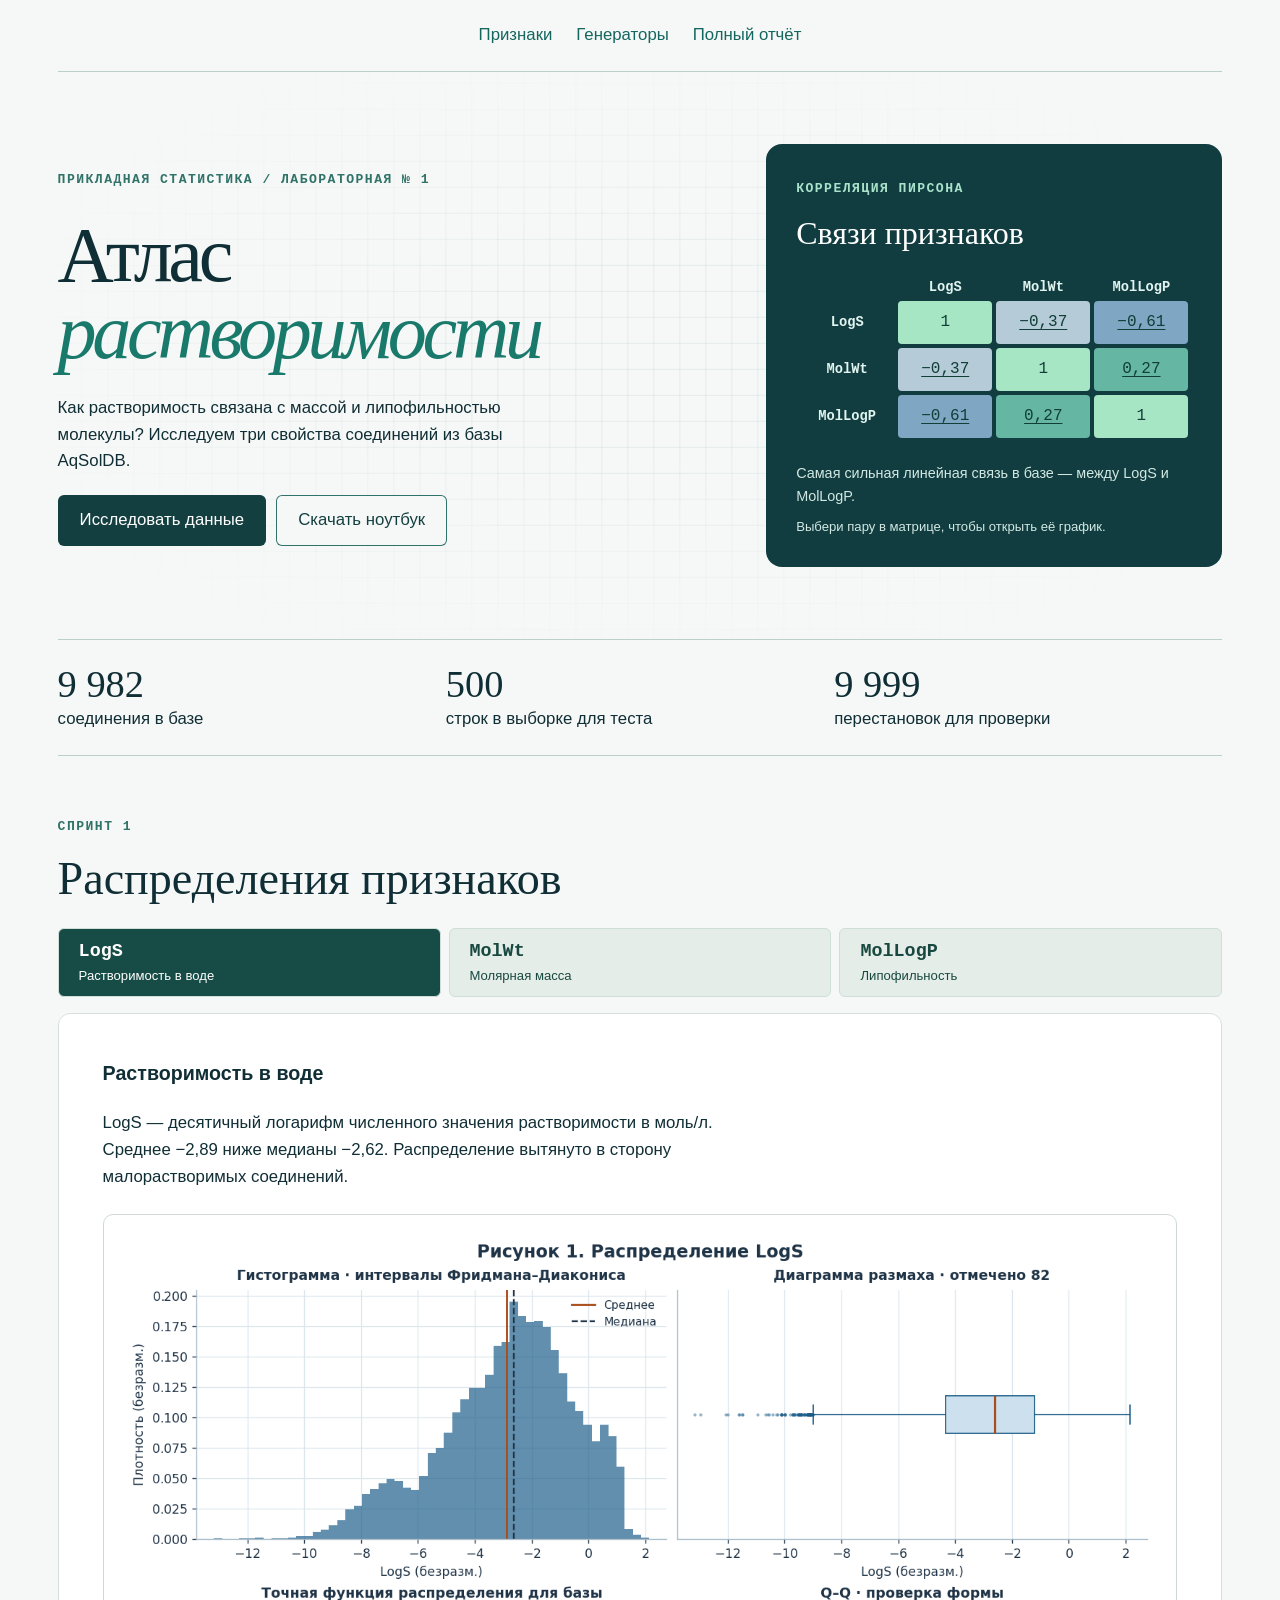
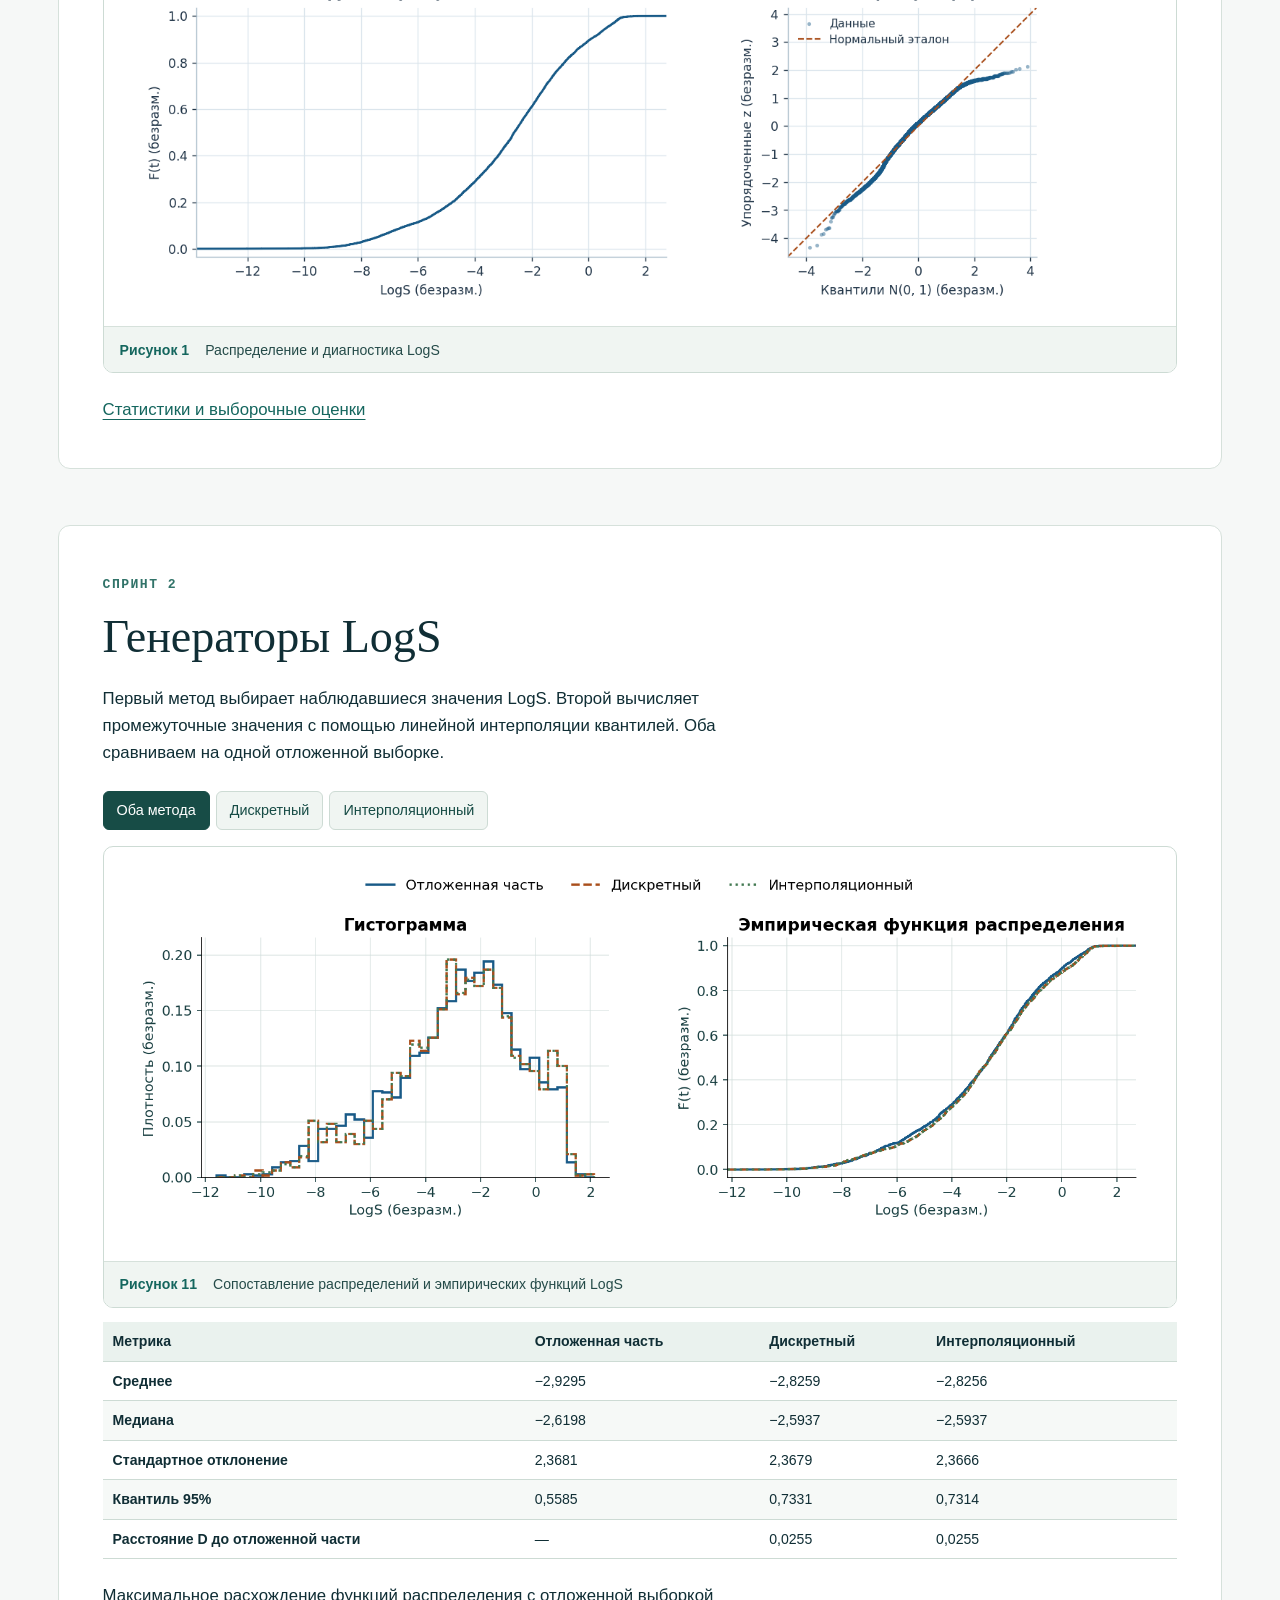
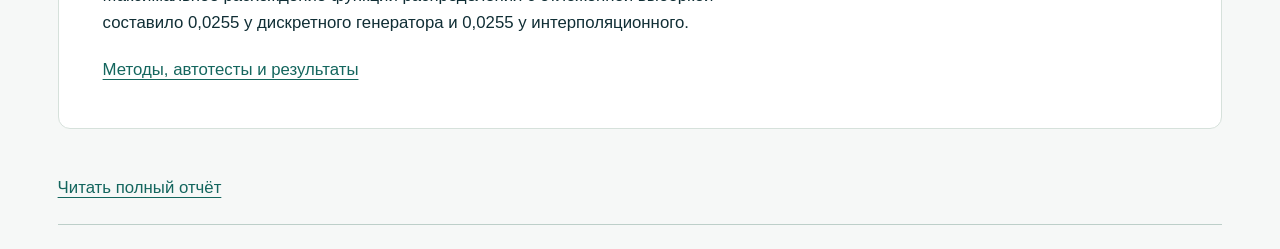
<file: KTvD-site/index.html>
<!doctype html>
<html lang="ru">
<head>
<meta charset="utf-8">
<meta name="viewport" content="width=device-width,initial-scale=1">
<title>AqSolDB · Атлас растворимости</title>
<link rel="stylesheet" href="style.css">
</head>

<body>
    <header>
        <nav><a href="#features">Признаки</a><a href="#generator">Генераторы</a><a href="report.html">Полный отчёт</a>
        </nav>
    </header>
    <main>
        <section class="hero">
            <div><small>ПРИКЛАДНАЯ СТАТИСТИКА / ЛАБОРАТОРНАЯ № 1</small>
                <h1>Атлас<br><i>растворимости</i></h1>
                <p>Как растворимость связана с массой и липофильностью молекулы? Исследуем три свойства соединений из
                    базы AqSolDB.</p>
                <div class="hero-actions">
                    <a class="btn" href="#features">Исследовать данные</a>
                    <a class="btn btn-outline" href="AqSolDB-notebook.zip" download="AqSolDB-notebook.zip" data-notebook="AqSolDB.ipynb">Скачать ноутбук</a>
                </div>
            </div>
            <aside><small>КОРРЕЛЯЦИЯ ПИРСОНА</small>
                <h2>Связи признаков</h2>
                <table class="matrix correlation-matrix" aria-label="Матрица корреляций Пирсона"><thead><tr><td></td><th scope="col">LogS</th><th scope="col">MolWt</th><th scope="col">MolLogP</th></tr></thead><tbody><tr><th scope="row">LogS</th><td><span class="matrix-value">1</span></td><td><a class="matrix-value neg" href="report.html#pair-logs-molwt" aria-label="LogS и MolWt. Пирсон −0,37. Открыть график">−0,37</a></td><td><a class="matrix-value low" href="report.html#pair-logs-mollogp" aria-label="LogS и MolLogP. Пирсон −0,61. Открыть график">−0,61</a></td></tr><tr><th scope="row">MolWt</th><td><a class="matrix-value neg" href="report.html#pair-logs-molwt" aria-label="MolWt и LogS. Пирсон −0,37. Открыть график">−0,37</a></td><td><span class="matrix-value">1</span></td><td><a class="matrix-value pos" href="report.html#pair-molwt-mollogp" aria-label="MolWt и MolLogP. Пирсон 0,27. Открыть график">0,27</a></td></tr><tr><th scope="row">MolLogP</th><td><a class="matrix-value low" href="report.html#pair-logs-mollogp" aria-label="MolLogP и LogS. Пирсон −0,61. Открыть график">−0,61</a></td><td><a class="matrix-value pos" href="report.html#pair-molwt-mollogp" aria-label="MolLogP и MolWt. Пирсон 0,27. Открыть график">0,27</a></td><td><span class="matrix-value">1</span></td></tr></tbody></table>
                <p>Самая сильная линейная связь в базе — между LogS и MolLogP.</p>
                <p class="matrix-hint">Выбери пару в матрице, чтобы открыть её график.</p>
            </aside>
        </section>
        <div class="metrics">
            <div><strong>9 982</strong>соединения в базе</div>
            <div><strong>500</strong>строк в выборке для теста</div>
            <div><strong>9 999</strong>перестановок для проверки</div>
        </div>
        <section id="features"><small>СПРИНТ 1</small>
            <h2>Распределения признаков</h2>
            <div class="tabs feature-tabs" role="group" aria-label="Признак"><button type="button" aria-pressed="true" aria-controls="panel0" data-id="0"><span>LogS</span><small>Растворимость в воде</small></button><button type="button" aria-pressed="false" aria-controls="panel1" data-id="1"><span>MolWt</span><small>Молярная масса</small></button><button type="button" aria-pressed="false" aria-controls="panel2" data-id="2"><span>MolLogP</span><small>Липофильность</small></button></div>
            <article id="panel0">
                <h3>Растворимость в воде</h3>
                <p>LogS — десятичный логарифм численного значения растворимости в моль/л. Среднее −2,89 ниже медианы −2,62. Распределение
                    вытянуто в сторону малорастворимых соединений.</p><figure class="atlas-figure">
    <a class="figure-zoom" href="assets/plot-11-2.png" aria-label="Увеличить рисунок 1"><img loading="lazy" src="assets/plot-11-2.png" width="1427" height="927"
                    alt="Распределение и диагностика LogS"></a>
    <figcaption><span>Рисунок 1</span>Распределение и диагностика LogS</figcaption>
</figure><a href="report.html#lab01-logs">Статистики и выборочные
                    оценки</a>
            </article>
            <article id="panel1" hidden>
                <h3>Молярная масса</h3>
                <p>Средняя масса составляет 266,67 г/моль, медиана — 228,68 г/моль. Редкие тяжёлые молекулы образуют
                    длинный правый хвост.</p><figure class="atlas-figure">
    <a class="figure-zoom" href="assets/plot-17-2.png" aria-label="Увеличить рисунок 3"><img loading="lazy" src="assets/plot-17-2.png" width="1427" height="927"
                    alt="Распределение и диагностика MolWt"></a>
    <figcaption><span>Рисунок 3</span>Распределение и диагностика MolWt</figcaption>
</figure><a href="report.html#lab01-molwt">Статистики и выборочные
                    оценки</a>
            </article>
            <article id="panel2" hidden>
                <h3>Липофильность</h3>
                <p>MolLogP оценивает распределение вещества между октанолом и водой. Среднее 1,98 близко к медиане 1,95,
                    при этом у распределения выраженные хвосты.</p><figure class="atlas-figure">
    <a class="figure-zoom" href="assets/plot-24-2.png" aria-label="Увеличить рисунок 6"><img loading="lazy" src="assets/plot-24-2.png" width="1427" height="927"
                    alt="Распределение и диагностика MolLogP"></a>
    <figcaption><span>Рисунок 6</span>Распределение и диагностика MolLogP</figcaption>
</figure><a href="report.html#lab01-logp">Статистики и выборочные
                    оценки</a>
            </article>
        </section>
        <section id="generator"><small>СПРИНТ 2</small>
            <h2>Генераторы LogS</h2>
            <p>Первый метод выбирает наблюдавшиеся значения LogS. Второй вычисляет промежуточные значения с помощью линейной интерполяции квантилей. Оба сравниваем на одной отложенной выборке.</p>
<div class="study-card generator-explorer" id="generator-preview">
    <div class="chart-switch" role="group" aria-label="Показанные генераторы" hidden><button type="button" aria-pressed="true" aria-controls="generator-preview-result" data-generator-mode="both">Оба метода</button><button type="button" aria-pressed="false" aria-controls="generator-preview-result" data-generator-mode="discrete">Дискретный</button><button type="button" aria-pressed="false" aria-controls="generator-preview-result" data-generator-mode="interp">Интерполяционный</button></div>
    <div id="generator-preview-result">
        <figure class="atlas-figure">
    <a class="figure-zoom" href="assets/generators-both.png" aria-label="Увеличить: Рисунок 11">
        <img src="assets/generators-both.png" width="1638" height="594" loading="lazy" alt="Сопоставление распределений и эмпирических функций LogS">
    </a>
    <figcaption><span>Рисунок 11</span>Сопоставление распределений и эмпирических функций LogS</figcaption>
</figure>
        <div class="scroll metrics-table" role="region" tabindex="0" aria-label="Метрики генераторов">
            <table><thead><tr><th scope="col">Метрика</th><th scope="col" data-series="holdout">Отложенная часть</th><th scope="col" data-series="discrete">Дискретный</th><th scope="col" data-series="interp">Интерполяционный</th></tr></thead>
            <tbody><tr><th scope="row">Среднее</th><td data-series="holdout">−2,9295</td><td data-series="discrete">−2,8259</td><td data-series="interp">−2,8256</td></tr><tr><th scope="row">Медиана</th><td data-series="holdout">−2,6198</td><td data-series="discrete">−2,5937</td><td data-series="interp">−2,5937</td></tr><tr><th scope="row">Стандартное отклонение</th><td data-series="holdout">2,3681</td><td data-series="discrete">2,3679</td><td data-series="interp">2,3666</td></tr><tr><th scope="row">Квантиль 95%</th><td data-series="holdout">0,5585</td><td data-series="discrete">0,7331</td><td data-series="interp">0,7314</td></tr><tr><th scope="row">Расстояние D до отложенной части</th><td data-series="holdout">—</td><td data-series="discrete">0,0255</td><td data-series="interp">0,0255</td></tr></tbody></table>
        </div>
    </div>
</div>
            <p>Максимальное расхождение функций распределения с отложенной выборкой составило 0,0255 у дискретного генератора и 0,0255 у интерполяционного.</p><a href="report.html#lab02-generator">Методы, автотесты и результаты</a>
        </section>
        <footer><a href="report.html">Читать полный отчёт</a>
        </footer>
    </main>
    <script src="app.js"></script>
</body>

</html>
</file>
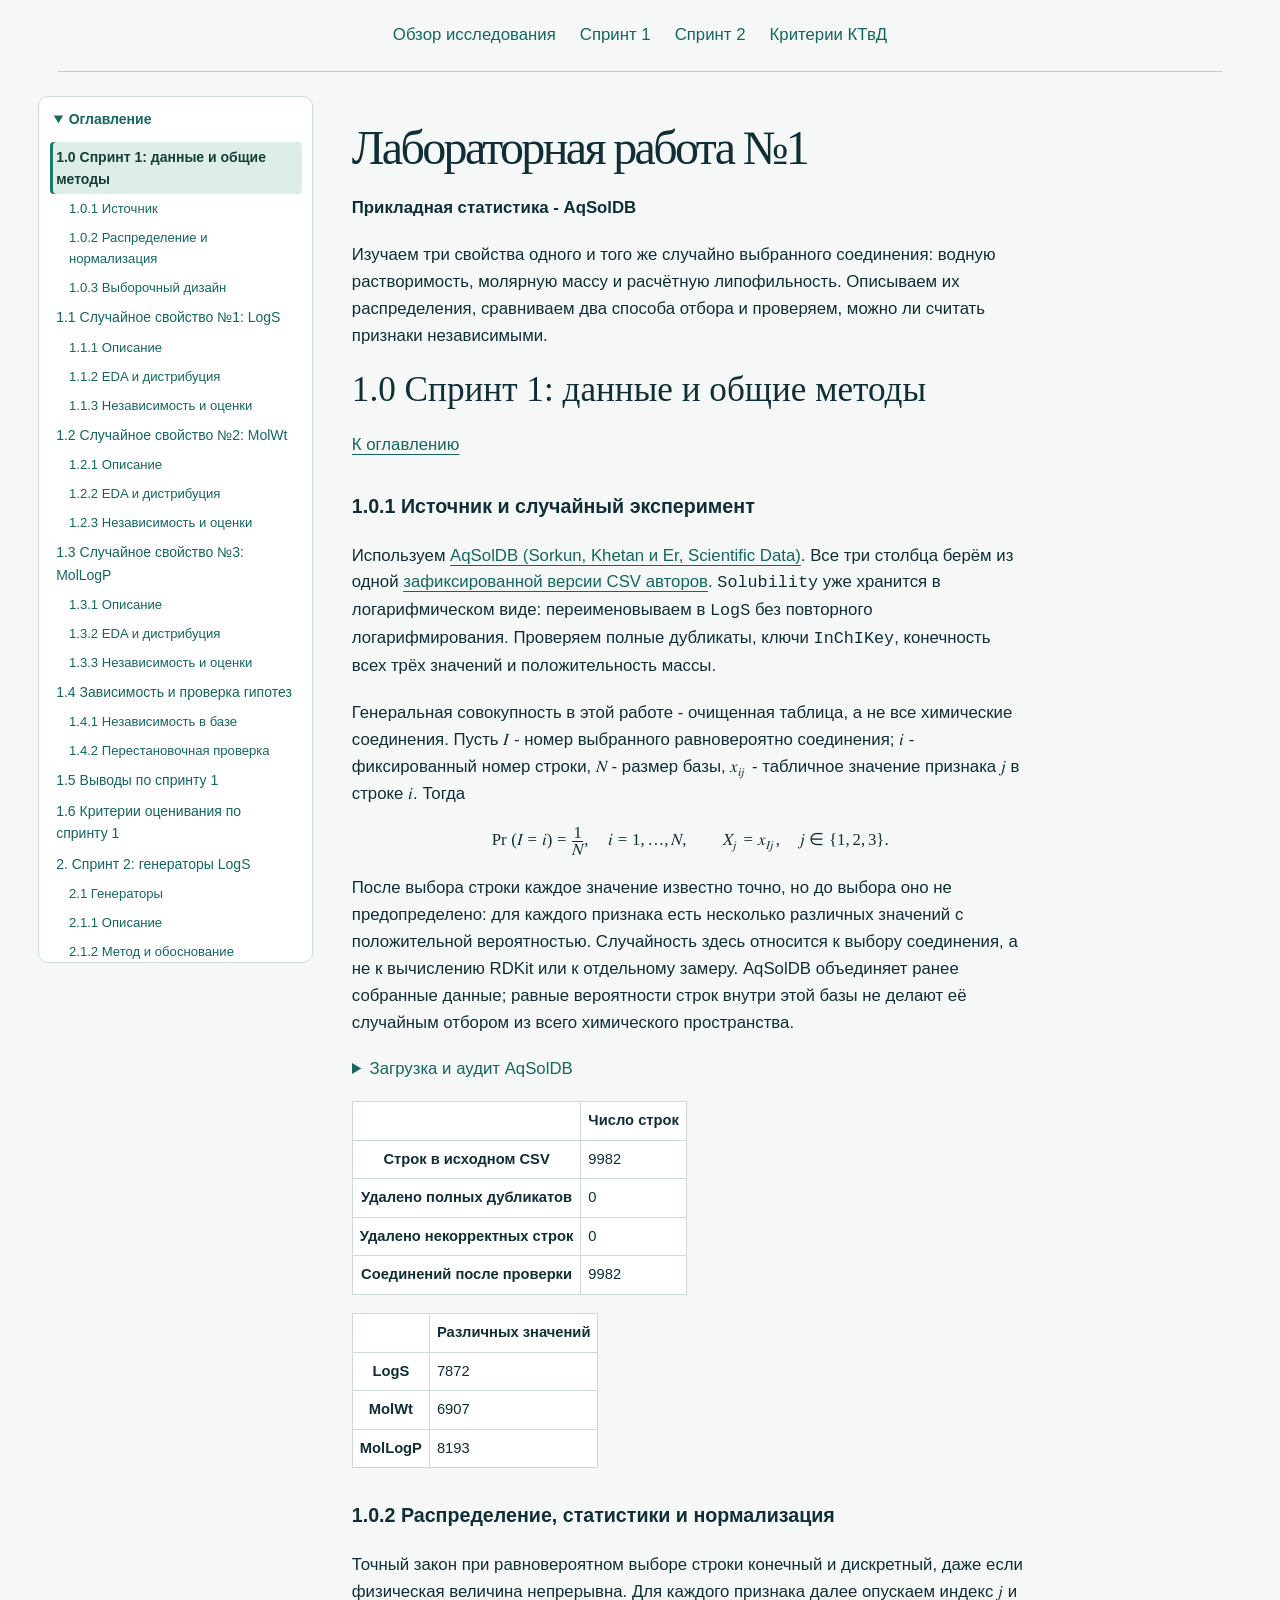
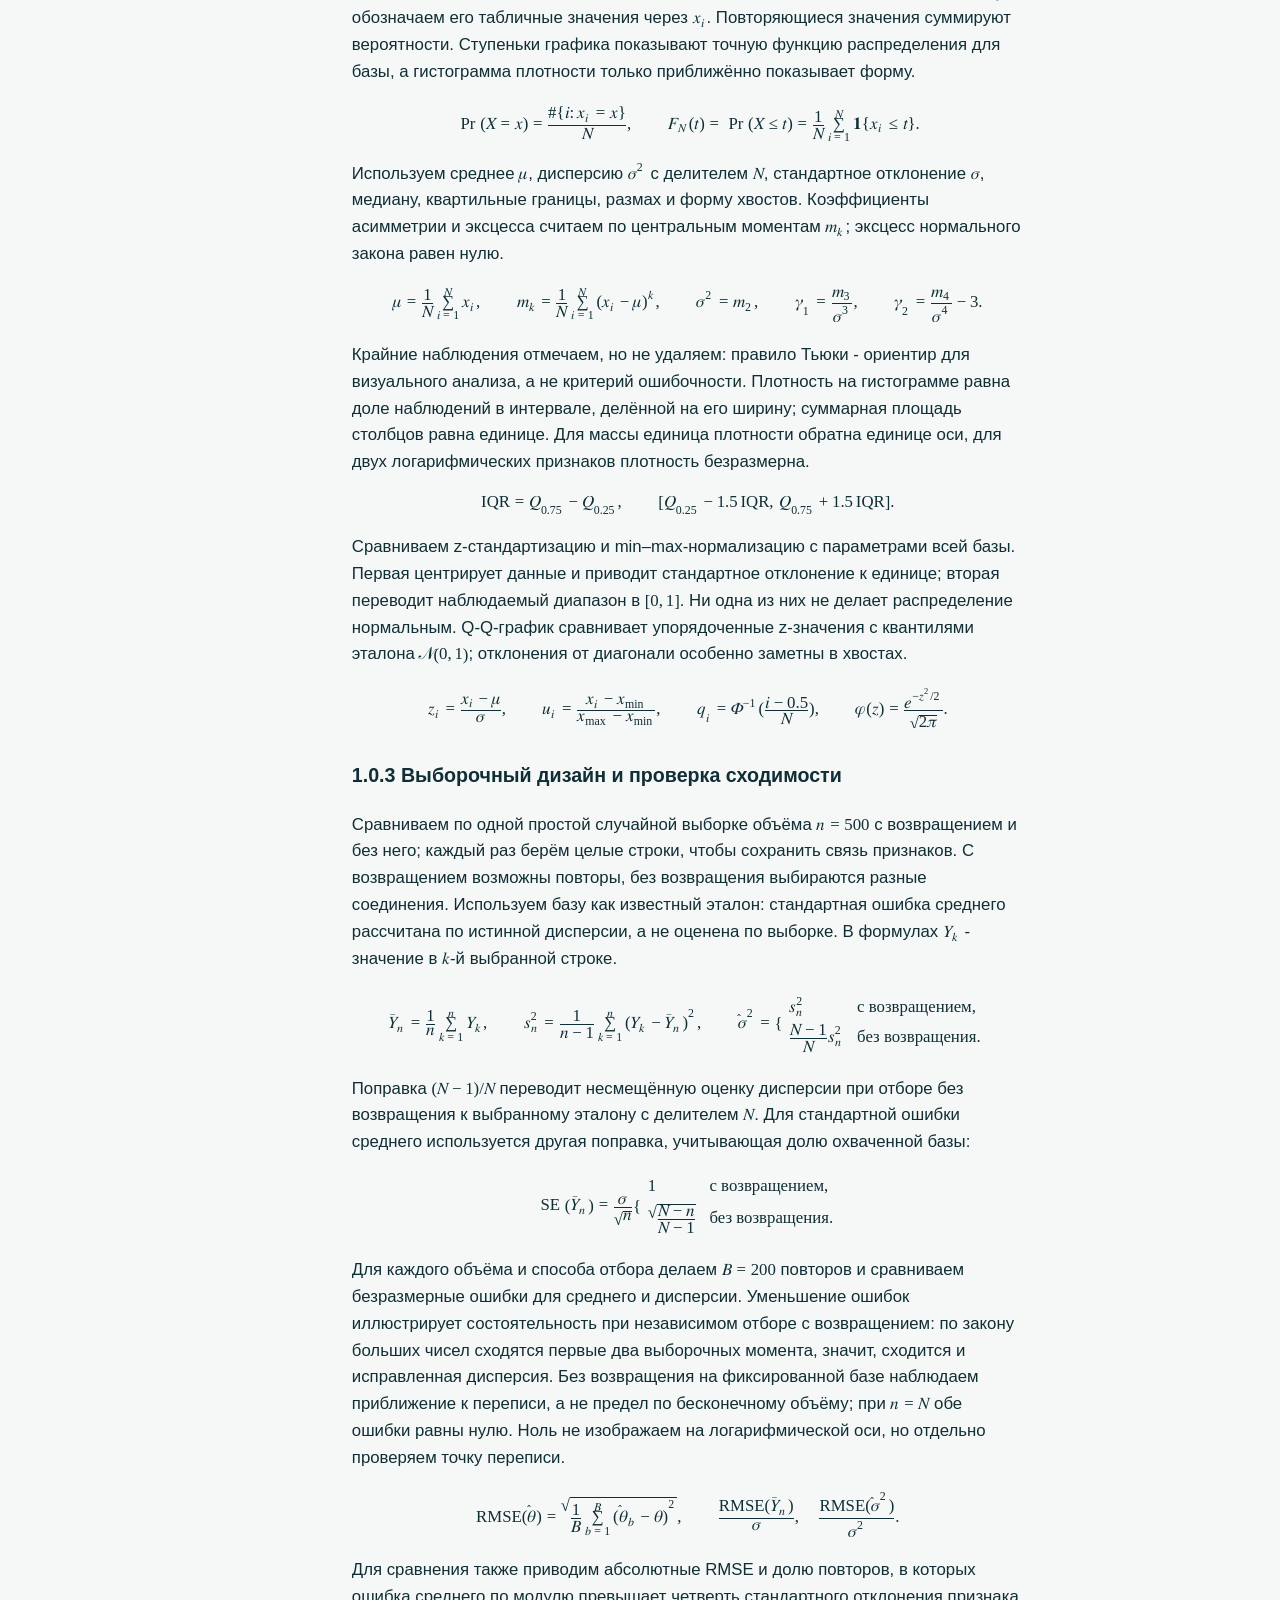
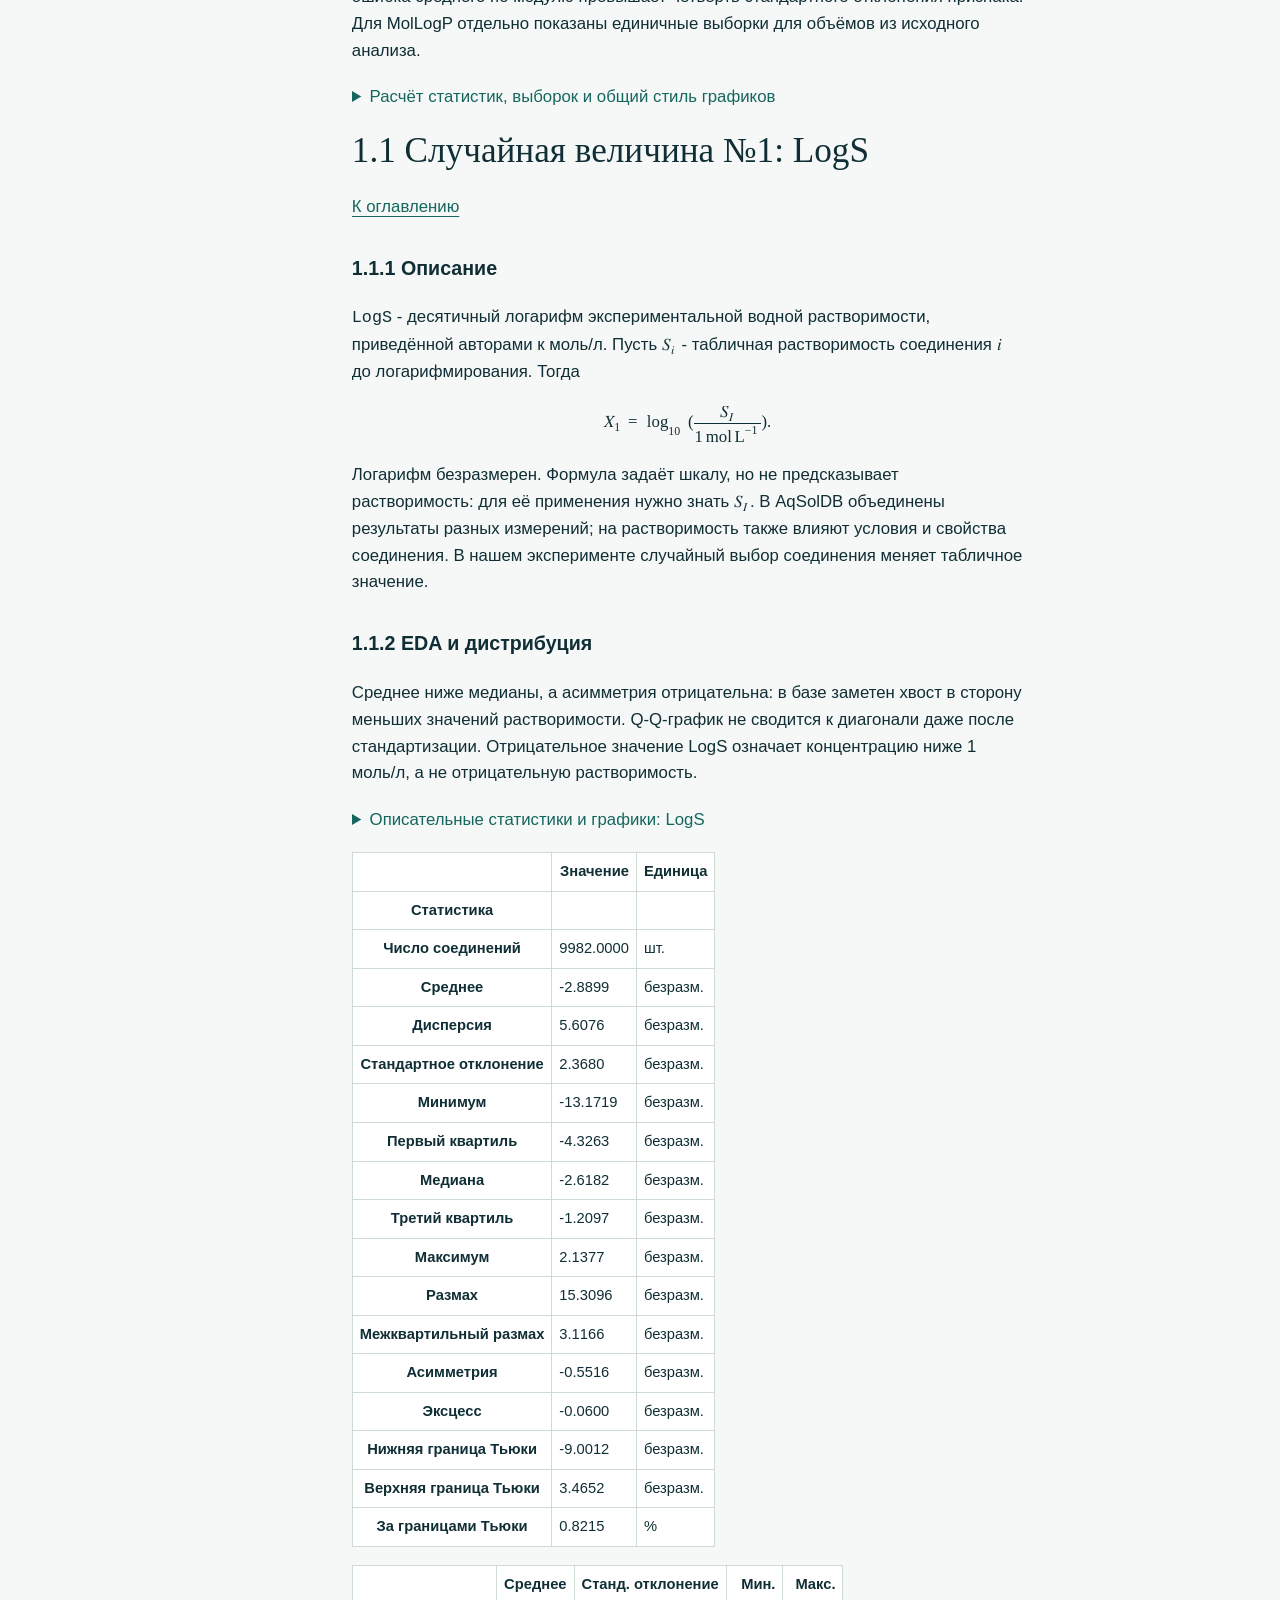
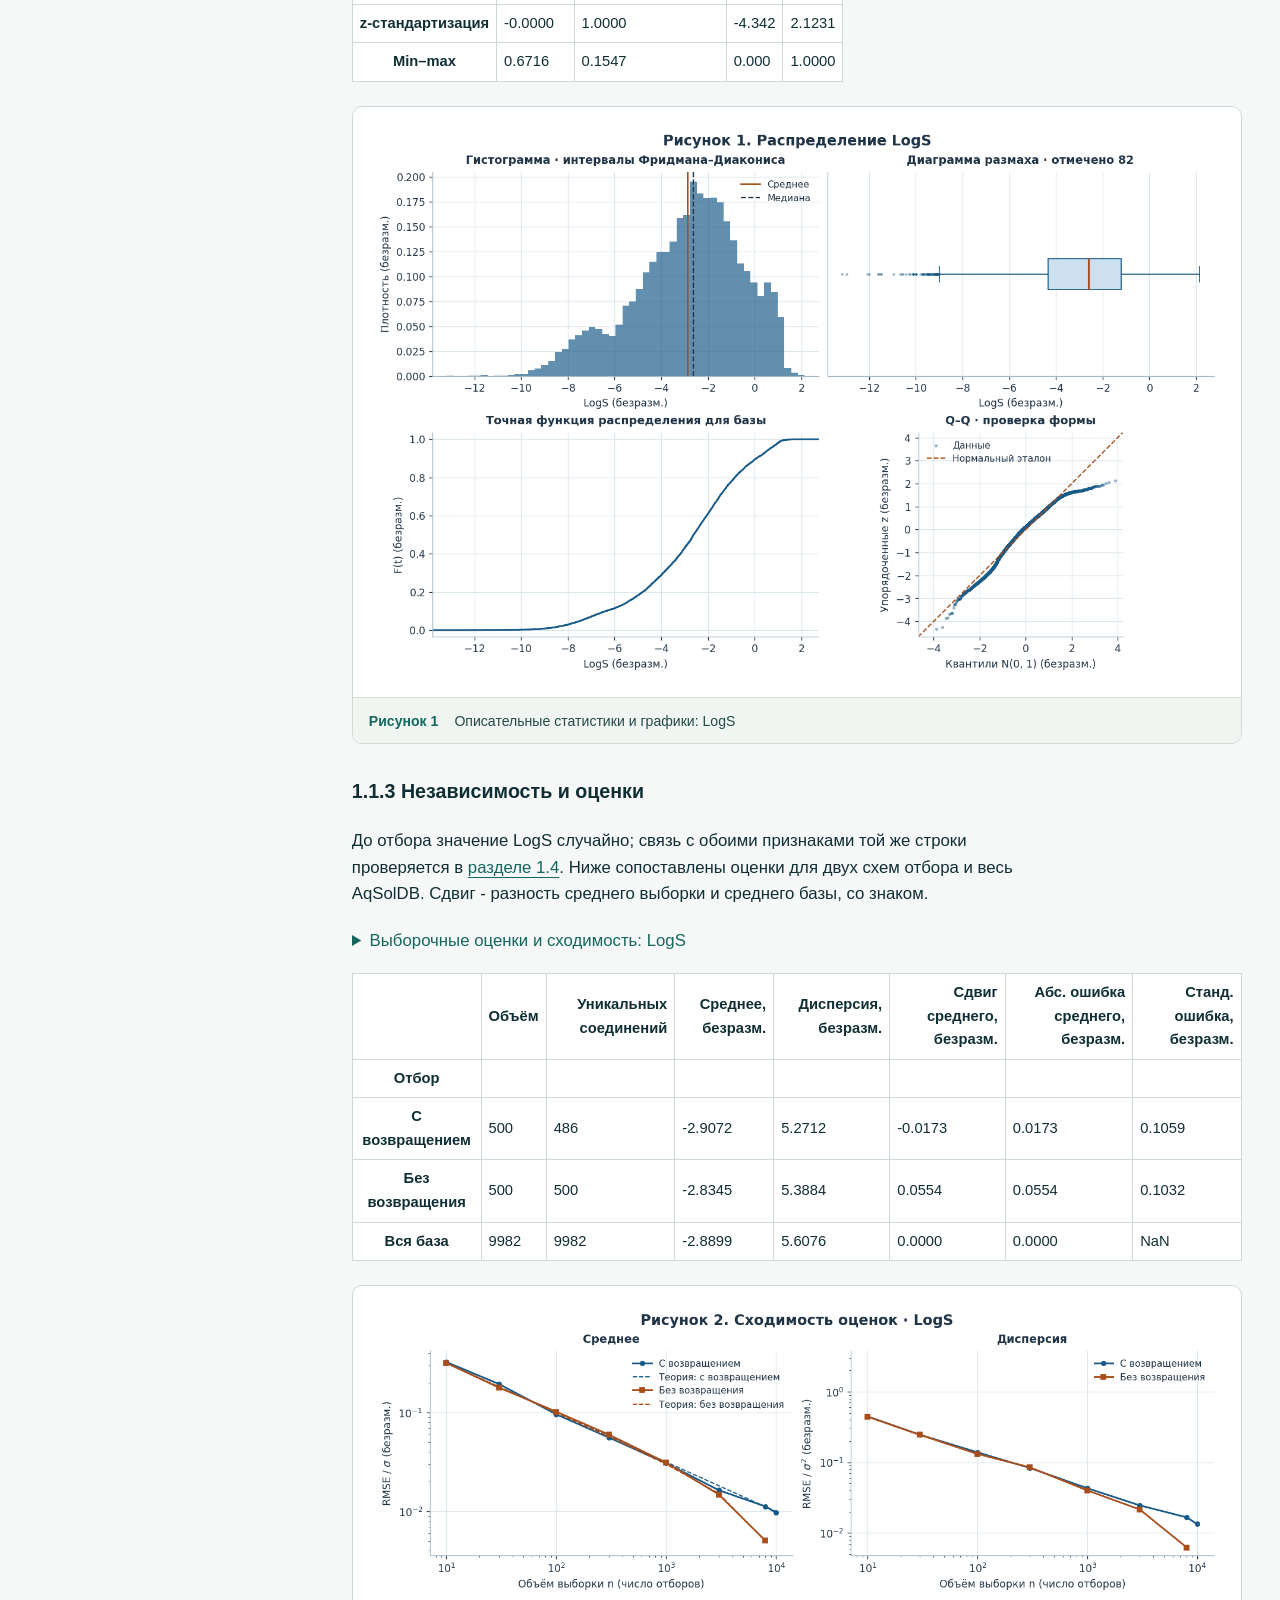
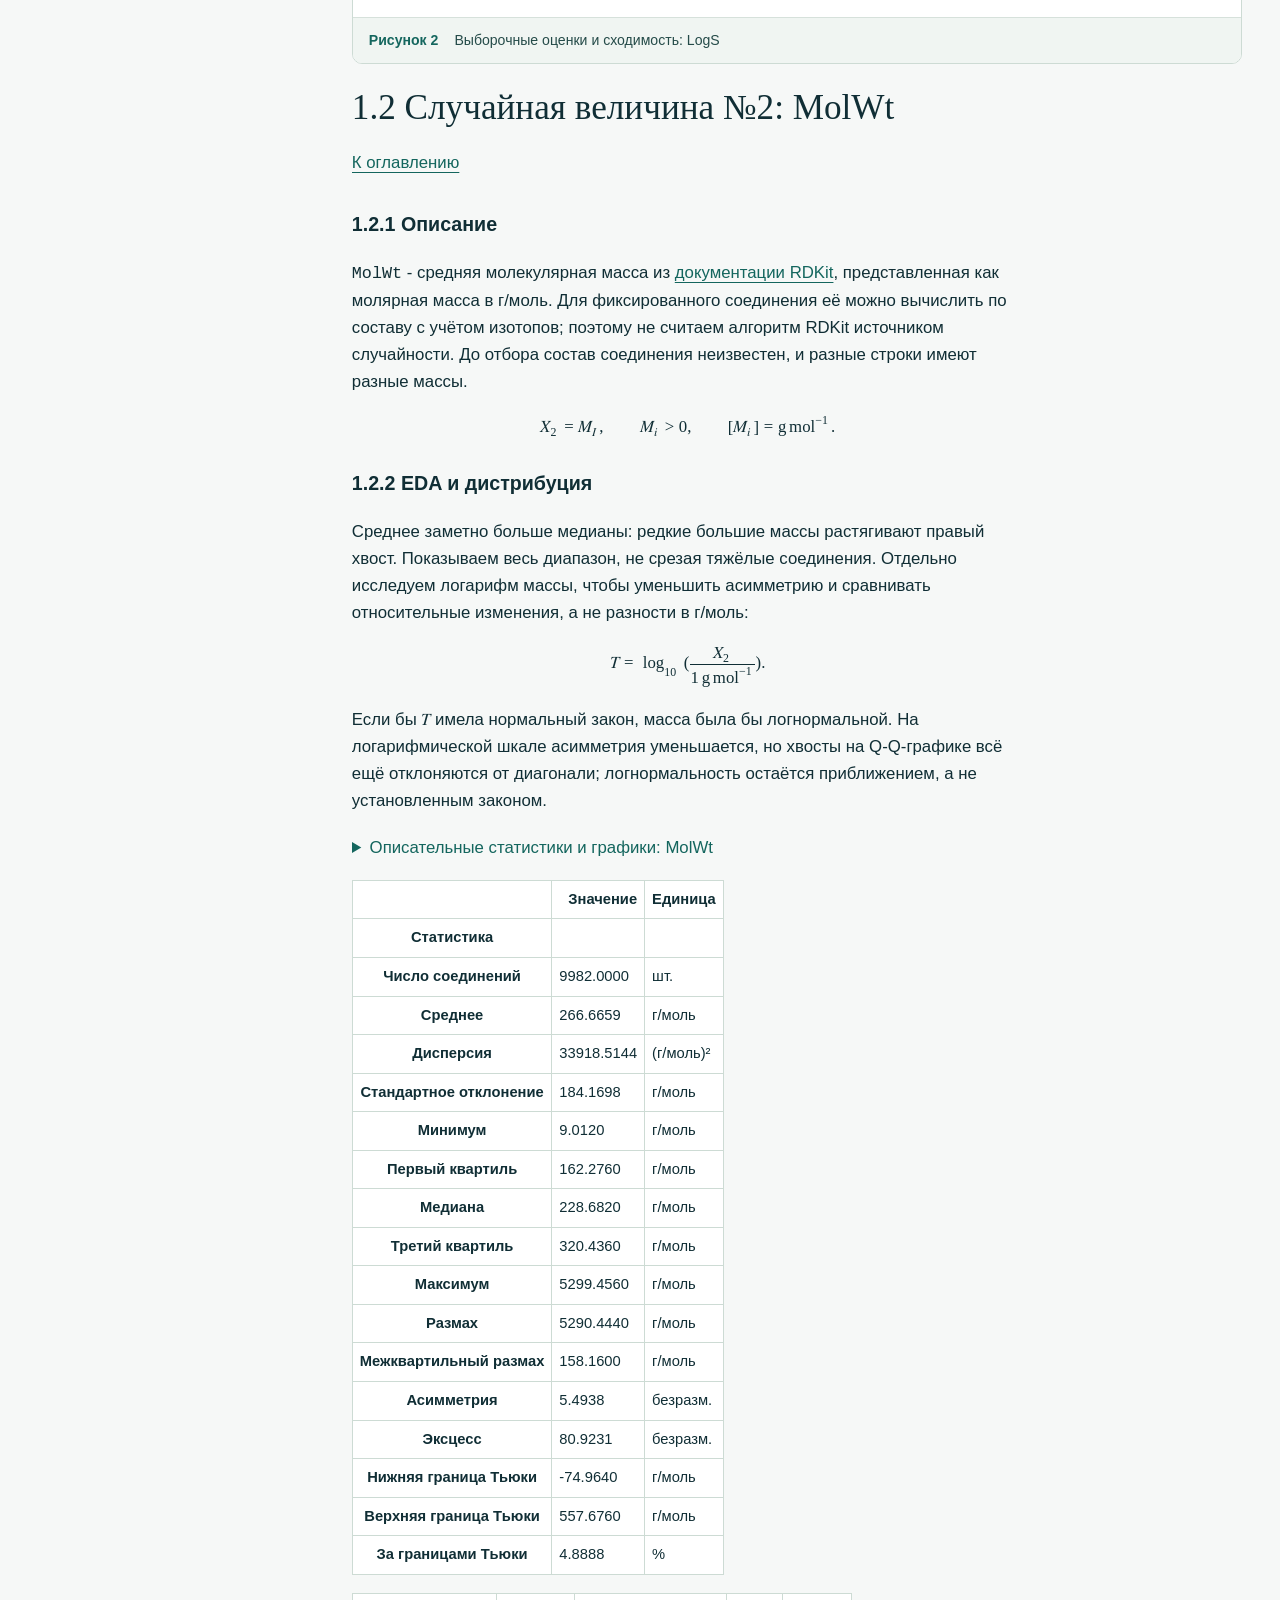
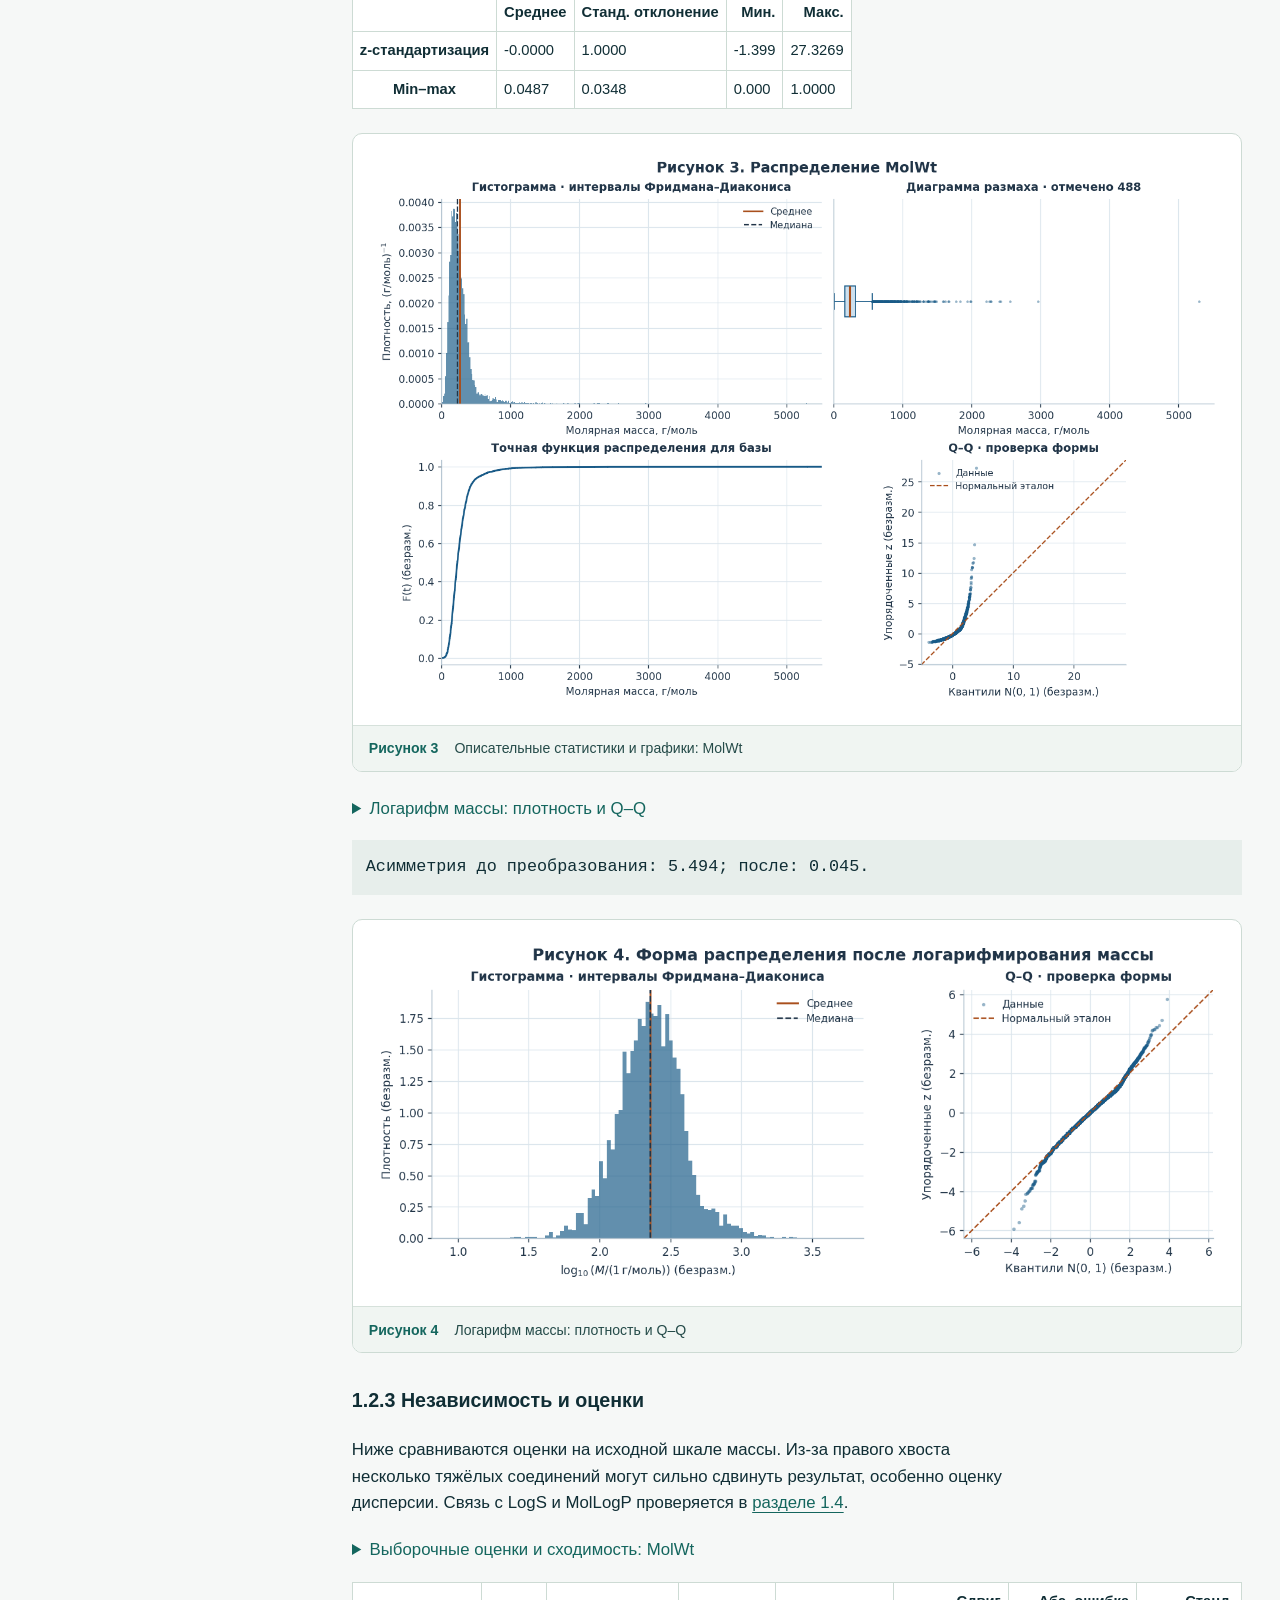
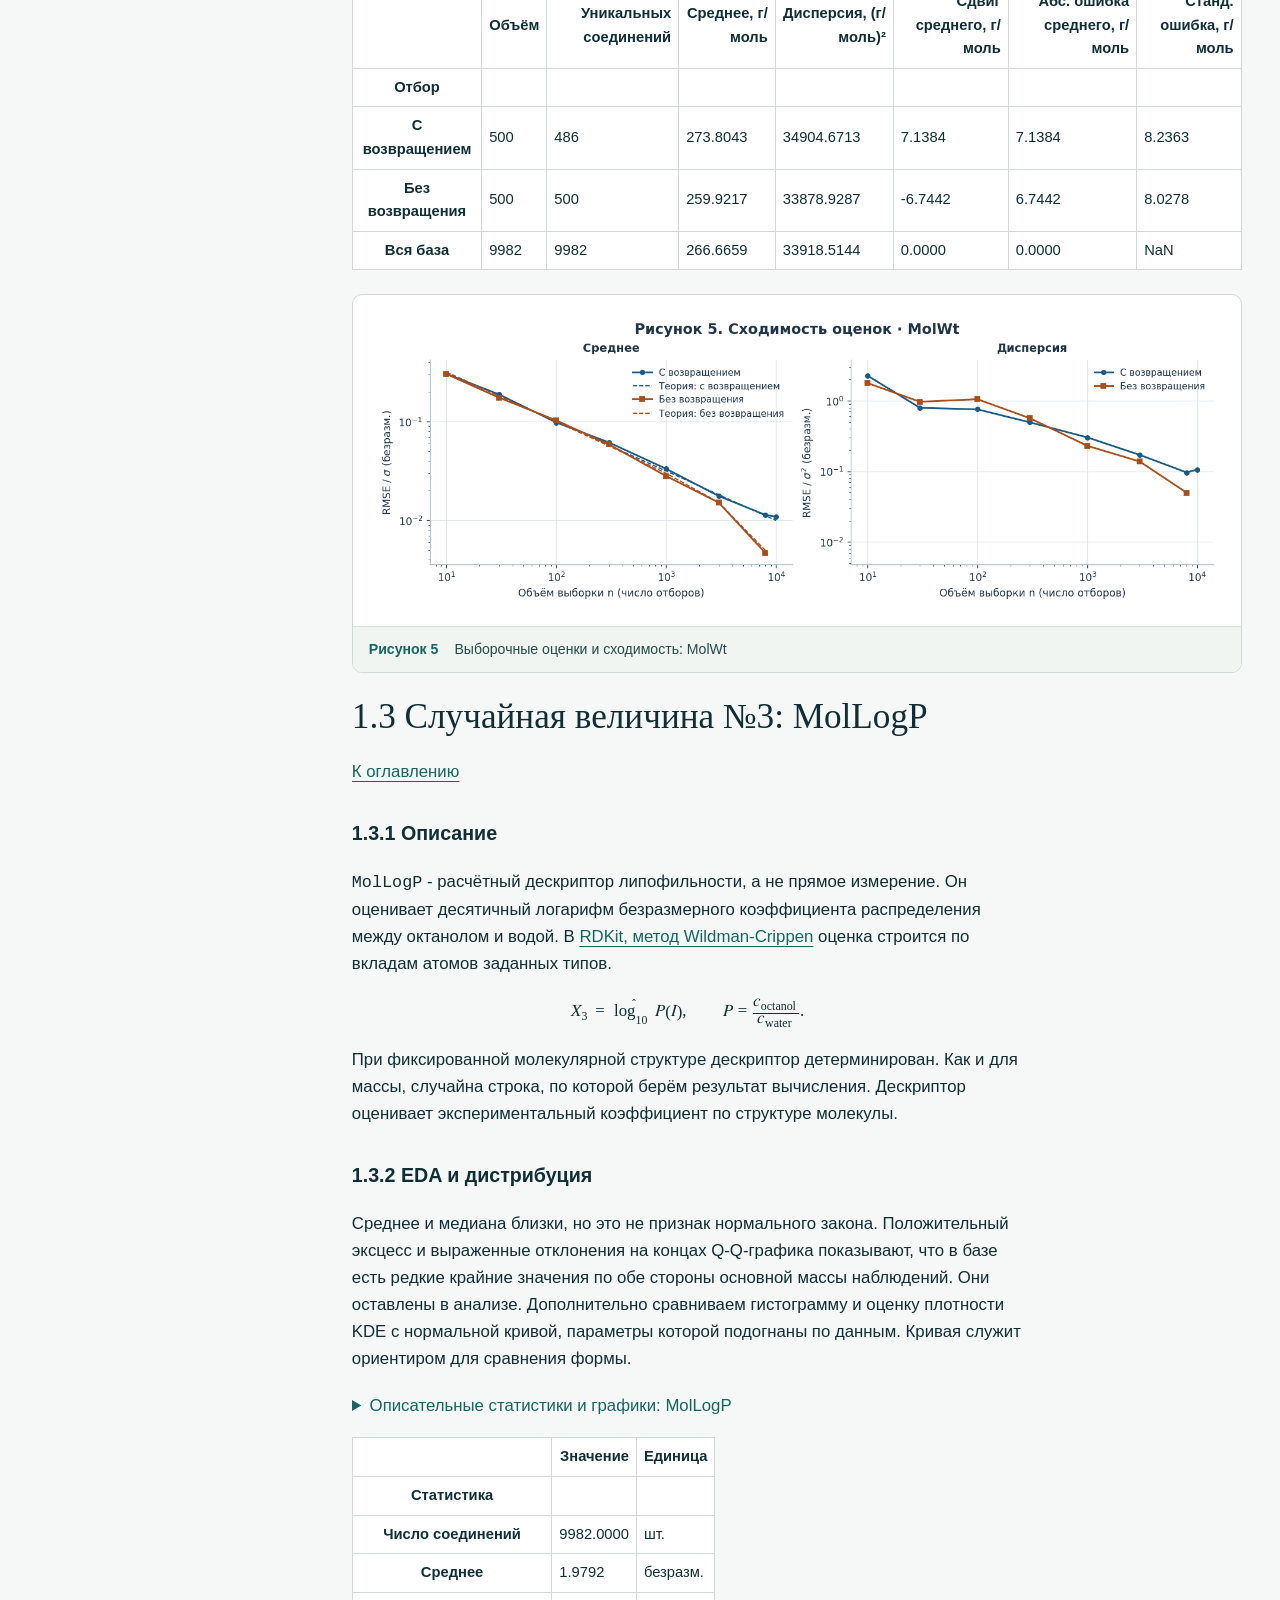
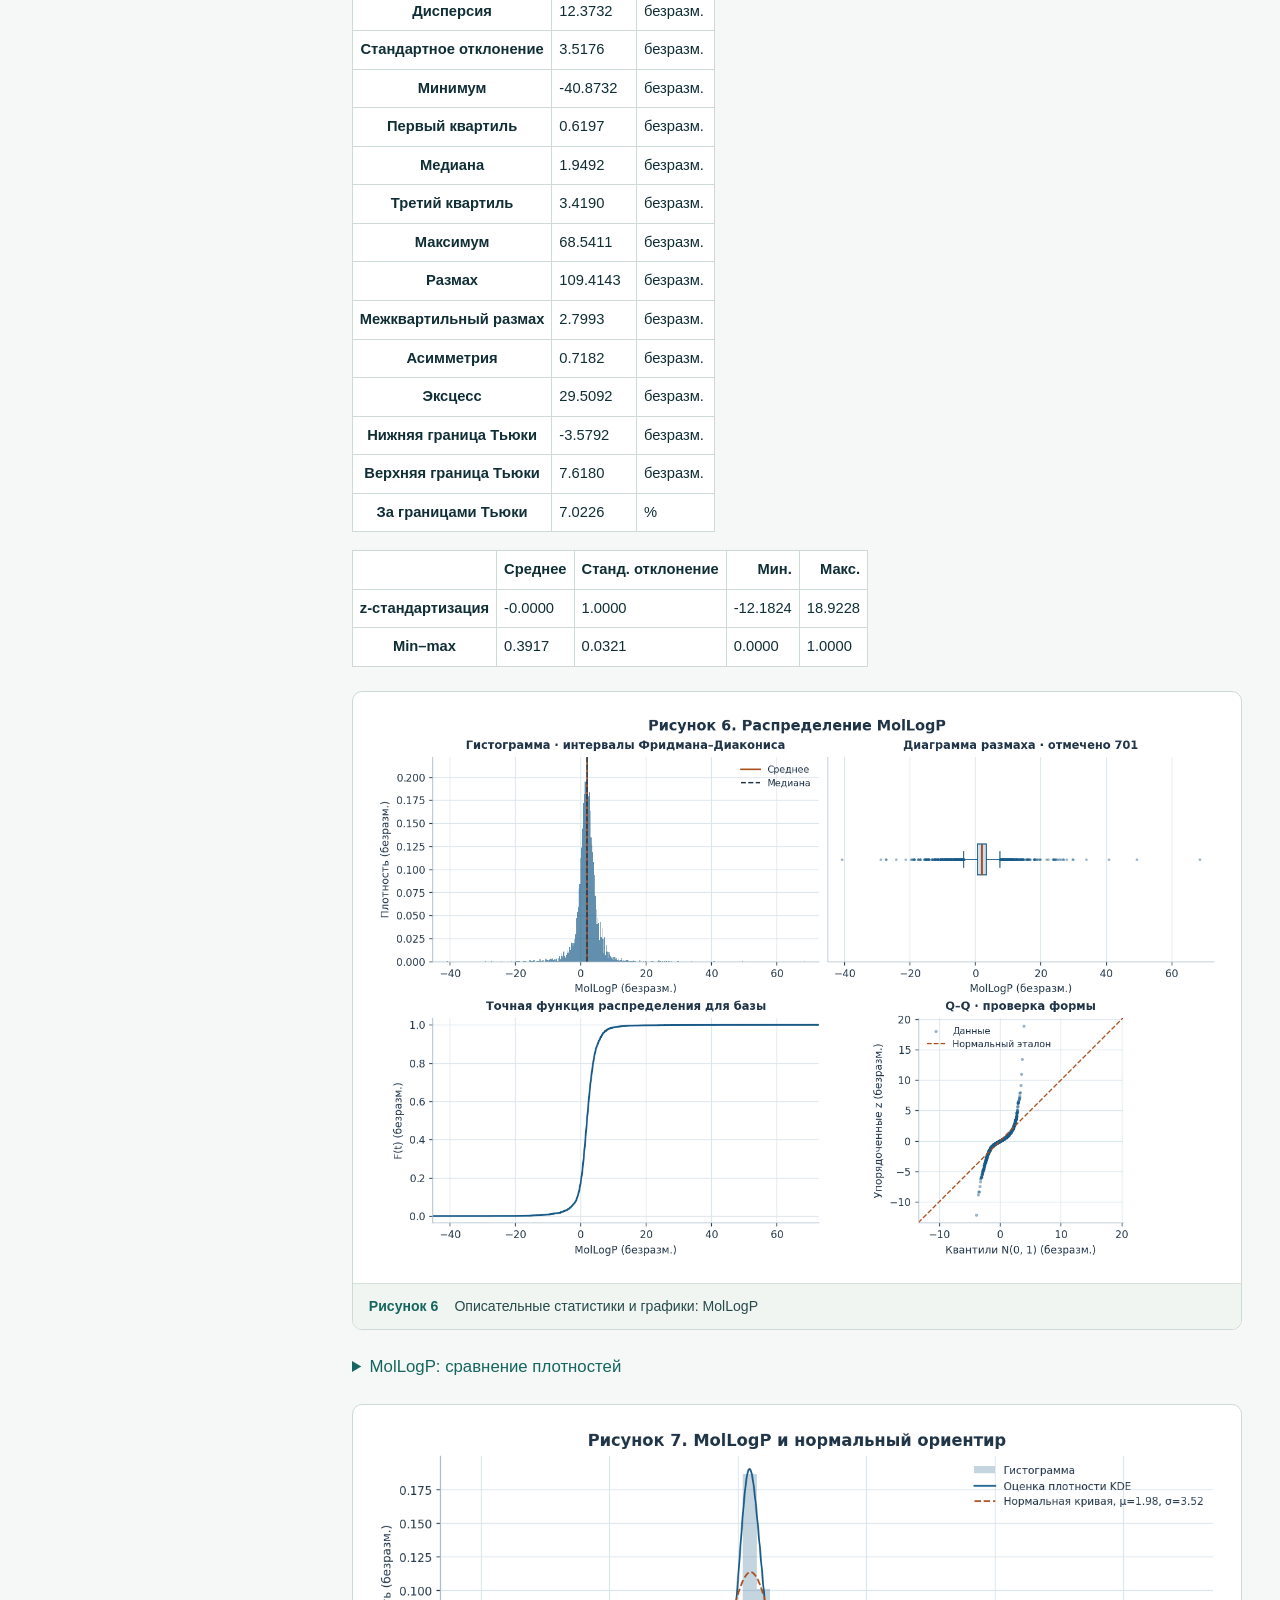
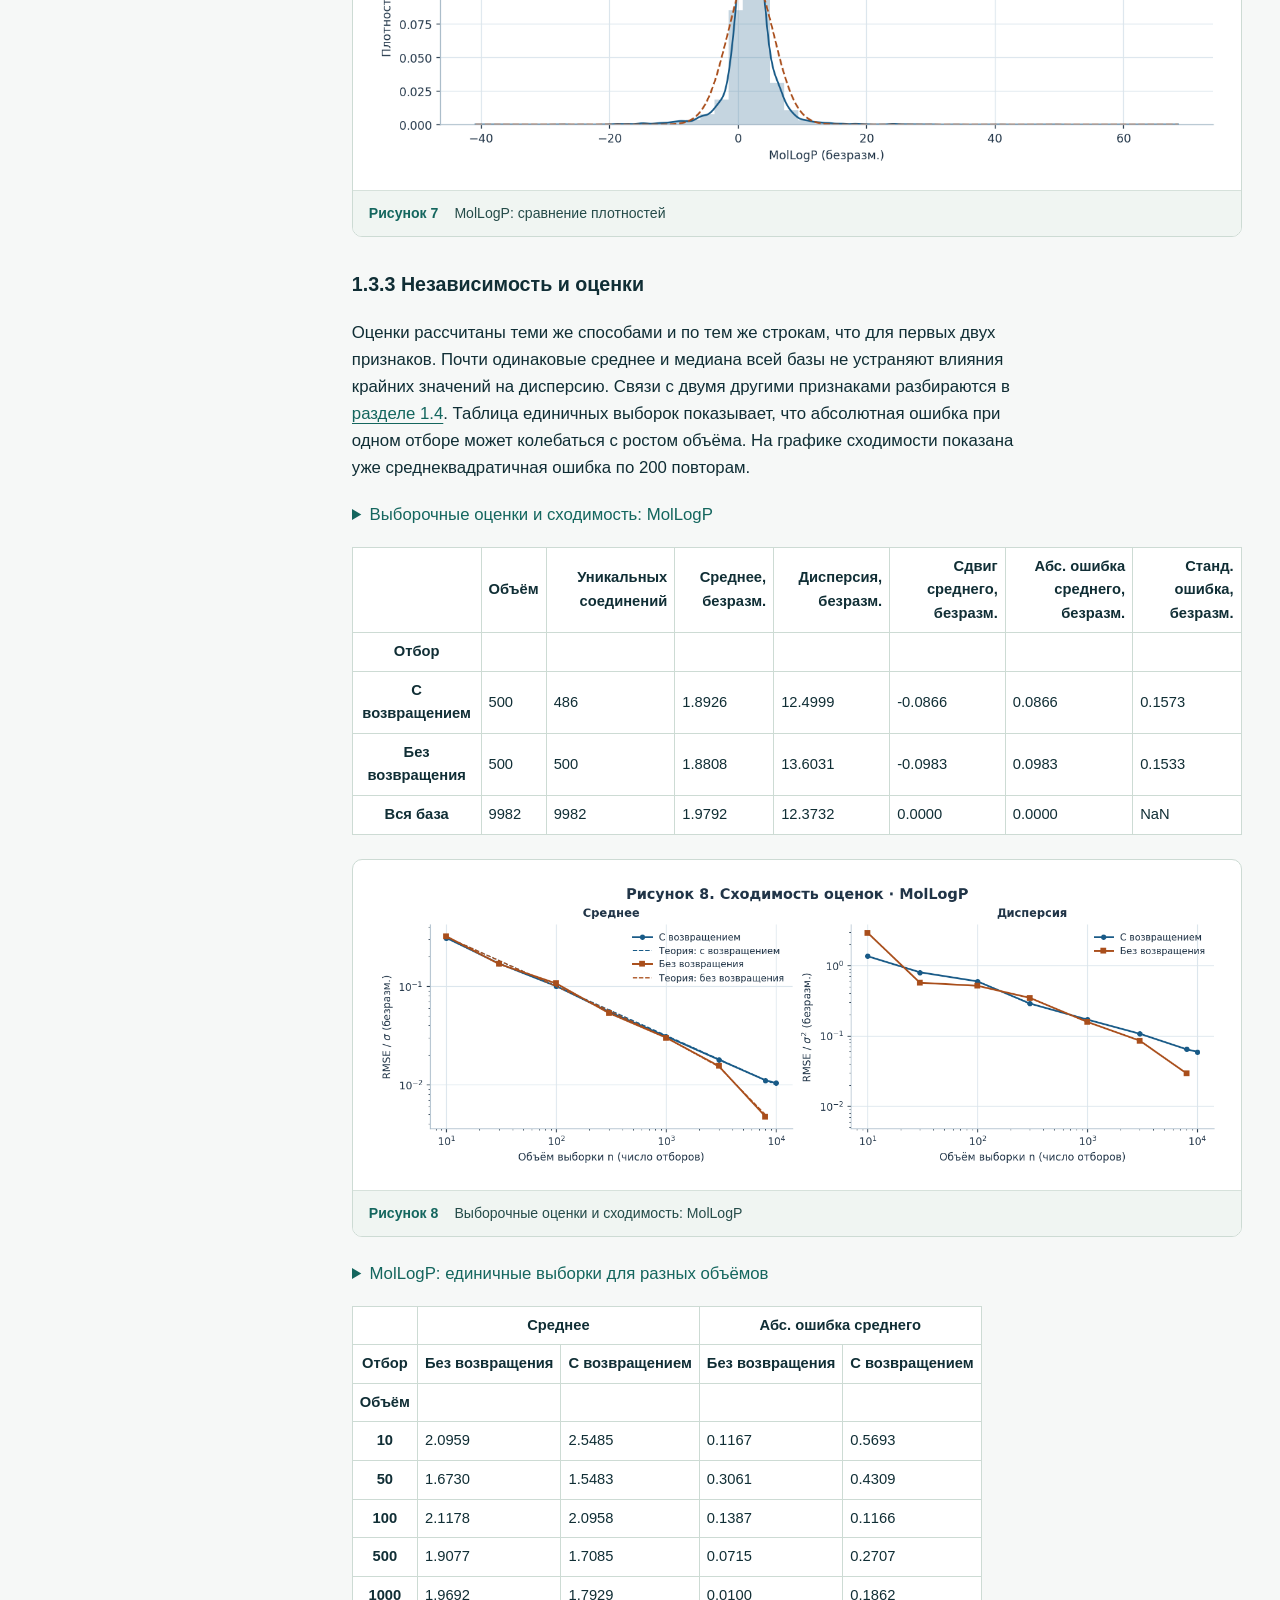
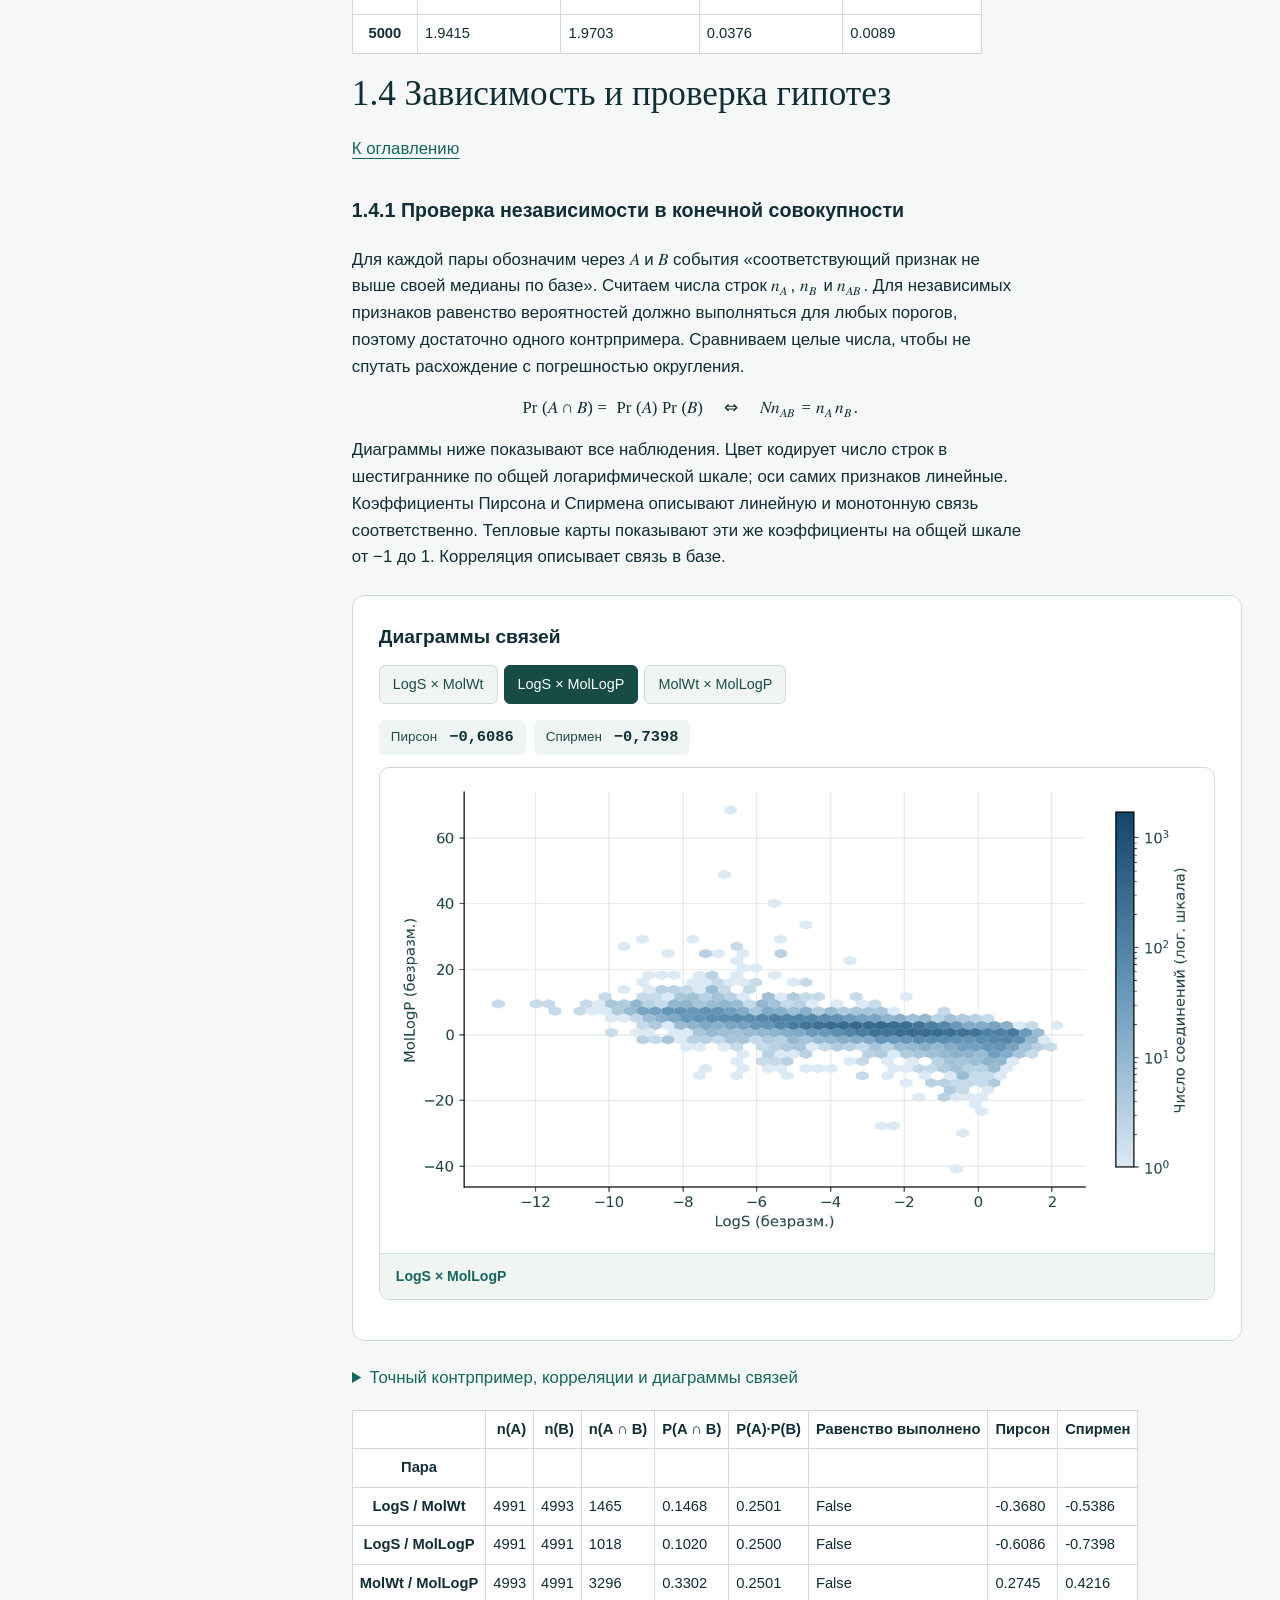
<file: KTvD-site/report.html>
<!doctype html>
<html lang="ru">
<head>
    <meta charset="utf-8">
    <meta name="viewport" content="width=device-width,initial-scale=1">
    <title>AqSolDB · Полный отчёт</title>
    <link rel="stylesheet" href="style.css">
</head>
<body>
    <header><nav aria-label="Навигация по отчёту">
        <a href="index.html">Обзор исследования</a>
        <a href="#lab01-data">Спринт 1</a>
        <a href="#lab02-sprint">Спринт 2</a>
        <a href="#lab01-criteria">Критерии КТвД</a>
    </nav></header>
<div class="report-layout">
    <details class="report-toc" open>
        <summary id="оглавление">Оглавление</summary>
        <nav class="report-toc-links" aria-label="Разделы отчёта">
<ul>
<li><p><a href="#lab01-data">1.0 Спринт 1: данные и общие методы</a></p>
<ul>
<li><a href="#lab01-source">1.0.1 Источник</a>
<a
href="#lab01-methods">1.0.2 Распределение и нормализация</a>
<a
href="#lab01-sampling">1.0.3 Выборочный дизайн</a></li>
</ul></li>
<li><p><a href="#lab01-logs">1.1 Случайное свойство №1: LogS</a></p>
<ul>
<li><a href="#logs-desc">1.1.1 Описание</a>
<a href="#logs-eda">1.1.2
EDA и дистрибуция</a>
<a href="#logs-est">1.1.3 Независимость и
оценки</a></li>
</ul></li>
<li><p><a href="#lab01-molwt">1.2 Случайное свойство №2: MolWt</a></p>
<ul>
<li><a href="#molwt-desc">1.2.1 Описание</a>
<a
href="#molwt-eda">1.2.2 EDA и дистрибуция</a>
<a
href="#molwt-est">1.2.3 Независимость и оценки</a></li>
</ul></li>
<li><p><a href="#lab01-logp">1.3 Случайное свойство №3: MolLogP</a></p>
<ul>
<li><a href="#logp-desc">1.3.1 Описание</a>
<a href="#logp-eda">1.3.2
EDA и дистрибуция</a>
<a href="#logp-est">1.3.3 Независимость и
оценки</a></li>
</ul></li>
<li><p><a href="#lab01-hypotheses">1.4 Зависимость и проверка
гипотез</a></p>
<ul>
<li><a href="#lab01-finite">1.4.1 Независимость в базе</a>
<a
href="#lab01-test">1.4.2 Перестановочная проверка</a></li>
</ul></li>
<li><p><a href="#lab01-resume">1.5 Выводы по спринту 1</a></p></li>
<li><p><a href="#lab01-cat_mark_table">1.6 Критерии оценивания по
спринту 1</a></p></li>
<li><p><a href="#lab02-sprint">2. Спринт 2: генераторы LogS</a></p>
<ul>
<li><a href="#lab02-generator">2.1 Генераторы</a></li>
<li><a href="#lab02-desc">2.1.1 Описание</a>
<a
href="#lab02-math">2.1.2 Метод и обоснование</a>
<a
href="#lab02-code">2.1.3 Реализация</a></li>
<li><a href="#lab02-tests">2.1.4 Автотесты</a>
<a
href="#lab02-compare">2.1.5 Проверка на AqSolDB</a>
<a
href="#lab02-findings">2.1.6 Вывод по генератору</a></li>
<li><a href="#lab02-resume">2.2 Выводы по спринту 2</a>
<a
href="#lab02-refs">2.2.1 Литература</a>
<a
href="#lab02-cat_mark_table">2.2.2 Критерии оценивания по спринту 2</a>
<a href="#lab01-criteria">2.2.3 Критерии оценивания для КТвД</a></li>
</ul></li>
</ul>
        </nav>
    </details>
    <main class="report">
<p><a id="lab01-toc" name="lab01-toc"></a></p>
<h1 id="лабораторная-работа-1">Лабораторная работа №1</h1>
<p><strong>Прикладная статистика - AqSolDB</strong></p>
<p>Изучаем три свойства одного и того же случайно выбранного соединения:
водную растворимость, молярную массу и расчётную липофильность.
Описываем их распределения, сравниваем два способа отбора и проверяем,
можно ли считать признаки независимыми.</p>
<p><a id="lab01-data" name="lab01-data"></a></p>
<h2 id="спринт-1-данные-и-общие-методы">1.0 Спринт 1: данные и общие
методы</h2>
<p><a href="#lab01-toc">К оглавлению</a></p>
<p><a id="lab01-source" name="lab01-source"></a></p>
<h3 id="источник-и-случайный-эксперимент">1.0.1 Источник и случайный
эксперимент</h3>
<p>Используем <a
href="https://www.nature.com/articles/s41597-019-0151-1">AqSolDB
(Sorkun, Khetan и Er, Scientific Data)</a>. Все три столбца берём из
одной <a
href="https://github.com/mcsorkun/AqSolDB/blob/98cdd10a372058743e4f3fb950a1c9974ec9603a/results/data_curated.csv">зафиксированной
версии CSV авторов</a>. <code>Solubility</code> уже хранится в
логарифмическом виде: переименовываем в <code>LogS</code> без повторного
логарифмирования. Проверяем полные дубликаты, ключи
<code>InChIKey</code>, конечность всех трёх значений и положительность
массы.</p>
<p>Генеральная совокупность в этой работе - очищенная таблица, а не все
химические соединения. Пусть
<math display="inline" xmlns="http://www.w3.org/1998/Math/MathML"><semantics><mi>I</mi><annotation encoding="application/x-tex">I</annotation></semantics></math>
- номер выбранного равновероятно соединения;
<math display="inline" xmlns="http://www.w3.org/1998/Math/MathML"><semantics><mi>i</mi><annotation encoding="application/x-tex">i</annotation></semantics></math>
- фиксированный номер строки,
<math display="inline" xmlns="http://www.w3.org/1998/Math/MathML"><semantics><mi>N</mi><annotation encoding="application/x-tex">N</annotation></semantics></math>
- размер базы,
<math display="inline" xmlns="http://www.w3.org/1998/Math/MathML"><semantics><msub><mi>x</mi><mrow><mi>i</mi><mi>j</mi></mrow></msub><annotation encoding="application/x-tex">x_{ij}</annotation></semantics></math>
- табличное значение признака
<math display="inline" xmlns="http://www.w3.org/1998/Math/MathML"><semantics><mi>j</mi><annotation encoding="application/x-tex">j</annotation></semantics></math>
в строке
<math display="inline" xmlns="http://www.w3.org/1998/Math/MathML"><semantics><mi>i</mi><annotation encoding="application/x-tex">i</annotation></semantics></math>.
Тогда</p>
<p id="evidence-formula"><math display="block" xmlns="http://www.w3.org/1998/Math/MathML"><semantics><mrow><mo>Pr</mo><mrow><mo stretchy="true" form="prefix">(</mo><mi>I</mi><mo>=</mo><mi>i</mi><mo stretchy="true" form="postfix">)</mo></mrow><mo>=</mo><mfrac><mn>1</mn><mi>N</mi></mfrac><mo>,</mo><mspace width="1.0em"></mspace><mi>i</mi><mo>=</mo><mn>1</mn><mo>,</mo><mi>…</mi><mo>,</mo><mi>N</mi><mo>,</mo><mspace width="2.0em"></mspace><msub><mi>X</mi><mi>j</mi></msub><mo>=</mo><msub><mi>x</mi><mrow><mi>I</mi><mi>j</mi></mrow></msub><mo>,</mo><mspace width="1.0em"></mspace><mi>j</mi><mo>∈</mo><mo stretchy="false" form="prefix">{</mo><mn>1</mn><mo>,</mo><mn>2</mn><mo>,</mo><mn>3</mn><mo stretchy="false" form="postfix">}</mo><mi>.</mi></mrow><annotation encoding="application/x-tex">
\Pr(I=i)=\frac{1}{N},\quad i=1,\ldots,N,\qquad X_j=x_{Ij},\quad j\in\{1,2,3\}.
</annotation></semantics></math></p>
<p>После выбора строки каждое значение известно точно, но до выбора оно
не предопределено: для каждого признака есть несколько различных
значений с положительной вероятностью. Случайность здесь относится к
выбору соединения, а не к вычислению RDKit или к отдельному замеру.
AqSolDB объединяет ранее собранные данные; равные вероятности строк
внутри этой базы не делают её случайным отбором из всего химического
пространства.</p>
<details class="code-cell"><summary>Загрузка и аудит AqSolDB</summary><pre><code class="language-python">from hashlib import sha256
from inspect import signature
from io import BytesIO
from itertools import combinations
from pathlib import Path
from urllib.request import urlopen

import matplotlib as mpl
import matplotlib.pyplot as plt
from matplotlib.colors import LogNorm, LinearSegmentedColormap
import numpy as np
import pandas as pd
from scipy import stats
from IPython.display import display

%matplotlib inline

SEED = 42
FEATURES = (&quot;LogS&quot;, &quot;MolWt&quot;, &quot;MolLogP&quot;)
LABEL = {&quot;LogS&quot;: &quot;LogS (безразм.)&quot;, &quot;MolWt&quot;: &quot;Молярная масса, г/моль&quot;,
         &quot;MolLogP&quot;: &quot;MolLogP (безразм.)&quot;}
UNIT = {&quot;LogS&quot;: &quot;безразм.&quot;, &quot;MolWt&quot;: &quot;г/моль&quot;, &quot;MolLogP&quot;: &quot;безразм.&quot;}
URL = (&quot;https://raw.githubusercontent.com/mcsorkun/AqSolDB/&quot;
       &quot;98cdd10a372058743e4f3fb950a1c9974ec9603a/results/data_curated.csv&quot;)
EXPECTED_SHA = &quot;363a42a4e4ea8e6039758146d34efdd95cde2da81c665316cacc1869e0a805ed&quot;
local = Path(&quot;data_curated.csv&quot;)
if local.is_file():
    payload = local.read_bytes()
else:
    with urlopen(URL, timeout=45) as response:
        payload = response.read()
if sha256(payload).hexdigest() != EXPECTED_SHA:
    raise ValueError(&quot;CSV не совпадает с зафиксированной версией AqSolDB.&quot;)

raw = pd.read_csv(BytesIO(payload)).rename(columns={&quot;Solubility&quot;: &quot;LogS&quot;})
unique_rows = raw.drop_duplicates()
numeric = unique_rows[list(FEATURES)].apply(pd.to_numeric, errors=&quot;coerce&quot;)
keys = unique_rows[&quot;InChIKey&quot;].astype(&quot;string&quot;).str.strip()
valid = (np.isfinite(numeric).all(axis=1) &amp; numeric[&quot;MolWt&quot;].gt(0)
         &amp; keys.notna() &amp; keys.ne(&quot;&quot;))
clean_rows = unique_rows.loc[valid].copy()
clean_rows[list(FEATURES)] = numeric.loc[valid]
clean_rows = clean_rows.reset_index(drop=True)
data = clean_rows[list(FEATURES)].copy()
N = len(data)
assert not keys.loc[valid].duplicated().any(), &quot;Повтор InChIKey требует проверки.&quot;
assert N &gt;= 500 and data.nunique().gt(1).all()

audit = pd.Series({
    &quot;Строк в исходном CSV&quot;: len(raw),
    &quot;Удалено полных дубликатов&quot;: len(raw) - len(unique_rows),
    &quot;Удалено некорректных строк&quot;: int((~valid).sum()),
    &quot;Соединений после проверки&quot;: N,
}, name=&quot;Число строк&quot;)
display(audit.to_frame())
display(data.nunique().rename(&quot;Различных значений&quot;).to_frame())</code></pre></details>
<div class="scroll" tabindex="0" role="region" aria-label="Загрузка и аудит AqSolDB"><div>

<table class="dataframe">
  <thead>
    <tr style="text-align: right;">
      <th></th>
      <th>Число строк</th>
    </tr>
  </thead>
  <tbody>
    <tr>
      <th>Строк в исходном CSV</th>
      <td>9982</td>
    </tr>
    <tr>
      <th>Удалено полных дубликатов</th>
      <td>0</td>
    </tr>
    <tr>
      <th>Удалено некорректных строк</th>
      <td>0</td>
    </tr>
    <tr>
      <th>Соединений после проверки</th>
      <td>9982</td>
    </tr>
  </tbody>
</table>
</div></div>
<div class="scroll" tabindex="0" role="region" aria-label="Загрузка и аудит AqSolDB"><div>

<table class="dataframe">
  <thead>
    <tr style="text-align: right;">
      <th></th>
      <th>Различных значений</th>
    </tr>
  </thead>
  <tbody>
    <tr>
      <th>LogS</th>
      <td>7872</td>
    </tr>
    <tr>
      <th>MolWt</th>
      <td>6907</td>
    </tr>
    <tr>
      <th>MolLogP</th>
      <td>8193</td>
    </tr>
  </tbody>
</table>
</div></div>
<p><a id="lab01-methods" name="lab01-methods"></a></p>
<h3 id="распределение-статистики-и-нормализация">1.0.2 Распределение,
статистики и нормализация</h3>
<p>Точный закон при равновероятном выборе строки конечный и дискретный,
даже если физическая величина непрерывна. Для каждого признака далее
опускаем индекс
<math display="inline" xmlns="http://www.w3.org/1998/Math/MathML"><semantics><mi>j</mi><annotation encoding="application/x-tex">j</annotation></semantics></math>
и обозначаем его табличные значения через
<math display="inline" xmlns="http://www.w3.org/1998/Math/MathML"><semantics><msub><mi>x</mi><mi>i</mi></msub><annotation encoding="application/x-tex">x_i</annotation></semantics></math>.
Повторяющиеся значения суммируют вероятности. Ступеньки графика
показывают точную функцию распределения для базы, а гистограмма
плотности только приближённо показывает форму.</p>
<p><math display="block" xmlns="http://www.w3.org/1998/Math/MathML"><semantics><mrow><mo>Pr</mo><mrow><mo stretchy="true" form="prefix">(</mo><mi>X</mi><mo>=</mo><mi>x</mi><mo stretchy="true" form="postfix">)</mo></mrow><mo>=</mo><mfrac><mrow><mi>#</mi><mo stretchy="false" form="prefix">{</mo><mi>i</mi><mo>:</mo><msub><mi>x</mi><mi>i</mi></msub><mo>=</mo><mi>x</mi><mo stretchy="false" form="postfix">}</mo></mrow><mi>N</mi></mfrac><mo>,</mo><mspace width="2.0em"></mspace><msub><mi>F</mi><mi>N</mi></msub><mrow><mo stretchy="true" form="prefix">(</mo><mi>t</mi><mo stretchy="true" form="postfix">)</mo></mrow><mo>=</mo><mo>Pr</mo><mrow><mo stretchy="true" form="prefix">(</mo><mi>X</mi><mo>≤</mo><mi>t</mi><mo stretchy="true" form="postfix">)</mo></mrow><mo>=</mo><mfrac><mn>1</mn><mi>N</mi></mfrac><munderover><mo>∑</mo><mrow><mi>i</mi><mo>=</mo><mn>1</mn></mrow><mi>N</mi></munderover><mn>𝟏</mn><mo stretchy="false" form="prefix">{</mo><msub><mi>x</mi><mi>i</mi></msub><mo>≤</mo><mi>t</mi><mo stretchy="false" form="postfix">}</mo><mi>.</mi></mrow><annotation encoding="application/x-tex">
\Pr(X=x)=\frac{\#\{i:x_i=x\}}{N},\qquad
F_N(t)=\Pr(X\leq t)=\frac{1}{N}\sum_{i=1}^{N}\mathbf{1}\{x_i\leq t\}.
</annotation></semantics></math></p>
<p>Используем среднее
<math display="inline" xmlns="http://www.w3.org/1998/Math/MathML"><semantics><mi>μ</mi><annotation encoding="application/x-tex">\mu</annotation></semantics></math>,
дисперсию
<math display="inline" xmlns="http://www.w3.org/1998/Math/MathML"><semantics><msup><mi>σ</mi><mn>2</mn></msup><annotation encoding="application/x-tex">\sigma^2</annotation></semantics></math>
с делителем
<math display="inline" xmlns="http://www.w3.org/1998/Math/MathML"><semantics><mi>N</mi><annotation encoding="application/x-tex">N</annotation></semantics></math>,
стандартное отклонение
<math display="inline" xmlns="http://www.w3.org/1998/Math/MathML"><semantics><mi>σ</mi><annotation encoding="application/x-tex">\sigma</annotation></semantics></math>,
медиану, квартильные границы, размах и форму хвостов. Коэффициенты
асимметрии и эксцесса считаем по центральным моментам
<math display="inline" xmlns="http://www.w3.org/1998/Math/MathML"><semantics><msub><mi>m</mi><mi>k</mi></msub><annotation encoding="application/x-tex">m_k</annotation></semantics></math>;
эксцесс нормального закона равен нулю.</p>
<p><math display="block" xmlns="http://www.w3.org/1998/Math/MathML"><semantics><mrow><mi>μ</mi><mo>=</mo><mfrac><mn>1</mn><mi>N</mi></mfrac><munderover><mo>∑</mo><mrow><mi>i</mi><mo>=</mo><mn>1</mn></mrow><mi>N</mi></munderover><msub><mi>x</mi><mi>i</mi></msub><mo>,</mo><mspace width="2.0em"></mspace><msub><mi>m</mi><mi>k</mi></msub><mo>=</mo><mfrac><mn>1</mn><mi>N</mi></mfrac><munderover><mo>∑</mo><mrow><mi>i</mi><mo>=</mo><mn>1</mn></mrow><mi>N</mi></munderover><msup><mrow><mo stretchy="true" form="prefix">(</mo><msub><mi>x</mi><mi>i</mi></msub><mo>−</mo><mi>μ</mi><mo stretchy="true" form="postfix">)</mo></mrow><mi>k</mi></msup><mo>,</mo><mspace width="2.0em"></mspace><msup><mi>σ</mi><mn>2</mn></msup><mo>=</mo><msub><mi>m</mi><mn>2</mn></msub><mo>,</mo><mspace width="2.0em"></mspace><msub><mi>γ</mi><mn>1</mn></msub><mo>=</mo><mfrac><msub><mi>m</mi><mn>3</mn></msub><msup><mi>σ</mi><mn>3</mn></msup></mfrac><mo>,</mo><mspace width="2.0em"></mspace><msub><mi>γ</mi><mn>2</mn></msub><mo>=</mo><mfrac><msub><mi>m</mi><mn>4</mn></msub><msup><mi>σ</mi><mn>4</mn></msup></mfrac><mo>−</mo><mn>3</mn><mi>.</mi></mrow><annotation encoding="application/x-tex">
\mu=\frac{1}{N}\sum_{i=1}^{N}x_i,\qquad
m_k=\frac{1}{N}\sum_{i=1}^{N}(x_i-\mu)^k,\qquad
\sigma^2=m_2,\qquad
\gamma_1=\frac{m_3}{\sigma^3},\qquad
\gamma_2=\frac{m_4}{\sigma^4}-3.
</annotation></semantics></math></p>
<p>Крайние наблюдения отмечаем, но не удаляем: правило Тьюки - ориентир
для визуального анализа, а не критерий ошибочности. Плотность на
гистограмме равна доле наблюдений в интервале, делённой на его ширину;
суммарная площадь столбцов равна единице. Для массы единица плотности
обратна единице оси, для двух логарифмических признаков плотность
безразмерна.</p>
<p><math display="block" xmlns="http://www.w3.org/1998/Math/MathML"><semantics><mrow><mrow><mi mathvariant="normal">I</mi><mi mathvariant="normal">Q</mi><mi mathvariant="normal">R</mi></mrow><mo>=</mo><msub><mi>Q</mi><mn>0.75</mn></msub><mo>−</mo><msub><mi>Q</mi><mn>0.25</mn></msub><mo>,</mo><mspace width="2.0em"></mspace><mrow><mo stretchy="true" form="prefix">[</mo><msub><mi>Q</mi><mn>0.25</mn></msub><mo>−</mo><mn>1.5</mn><mspace width="0.167em"></mspace><mrow><mi mathvariant="normal">I</mi><mi mathvariant="normal">Q</mi><mi mathvariant="normal">R</mi></mrow><mo>,</mo><mspace width="0.167em"></mspace><msub><mi>Q</mi><mn>0.75</mn></msub><mo>+</mo><mn>1.5</mn><mspace width="0.167em"></mspace><mrow><mi mathvariant="normal">I</mi><mi mathvariant="normal">Q</mi><mi mathvariant="normal">R</mi></mrow><mo stretchy="true" form="postfix">]</mo></mrow><mi>.</mi></mrow><annotation encoding="application/x-tex">
\mathrm{IQR}=Q_{0.75}-Q_{0.25},\qquad
\left[Q_{0.25}-1.5\,\mathrm{IQR},\,Q_{0.75}+1.5\,\mathrm{IQR}\right].
</annotation></semantics></math></p>
<p>Сравниваем z-стандартизацию и min–max-нормализацию с параметрами всей
базы. Первая центрирует данные и приводит стандартное отклонение к
единице; вторая переводит наблюдаемый диапазон в
<math display="inline" xmlns="http://www.w3.org/1998/Math/MathML"><semantics><mrow><mo stretchy="true" form="prefix">[</mo><mn>0</mn><mo>,</mo><mn>1</mn><mo stretchy="true" form="postfix">]</mo></mrow><annotation encoding="application/x-tex">[0,1]</annotation></semantics></math>.
Ни одна из них не делает распределение нормальным. Q-Q-график сравнивает
упорядоченные z-значения с квантилями эталона
<math display="inline" xmlns="http://www.w3.org/1998/Math/MathML"><semantics><mrow><mi>𝒩</mi><mrow><mo stretchy="true" form="prefix">(</mo><mn>0</mn><mo>,</mo><mn>1</mn><mo stretchy="true" form="postfix">)</mo></mrow></mrow><annotation encoding="application/x-tex">\mathcal{N}(0,1)</annotation></semantics></math>;
отклонения от диагонали особенно заметны в хвостах.</p>
<p><math display="block" xmlns="http://www.w3.org/1998/Math/MathML"><semantics><mrow><msub><mi>z</mi><mi>i</mi></msub><mo>=</mo><mfrac><mrow><msub><mi>x</mi><mi>i</mi></msub><mo>−</mo><mi>μ</mi></mrow><mi>σ</mi></mfrac><mo>,</mo><mspace width="2.0em"></mspace><msub><mi>u</mi><mi>i</mi></msub><mo>=</mo><mfrac><mrow><msub><mi>x</mi><mi>i</mi></msub><mo>−</mo><msub><mi>x</mi><mo>min</mo></msub></mrow><mrow><msub><mi>x</mi><mo>max</mo></msub><mo>−</mo><msub><mi>x</mi><mo>min</mo></msub></mrow></mfrac><mo>,</mo><mspace width="2.0em"></mspace><msub><mi>q</mi><mi>i</mi></msub><mo>=</mo><msup><mi>Φ</mi><mrow><mi>−</mi><mn>1</mn></mrow></msup><mspace width="-0.167em"></mspace><mrow><mo stretchy="true" form="prefix">(</mo><mfrac><mrow><mi>i</mi><mo>−</mo><mn>0.5</mn></mrow><mi>N</mi></mfrac><mo stretchy="true" form="postfix">)</mo></mrow><mo>,</mo><mspace width="2.0em"></mspace><mi>φ</mi><mrow><mo stretchy="true" form="prefix">(</mo><mi>z</mi><mo stretchy="true" form="postfix">)</mo></mrow><mo>=</mo><mfrac><msup><mi>e</mi><mrow><mi>−</mi><msup><mi>z</mi><mn>2</mn></msup><mi>/</mi><mn>2</mn></mrow></msup><msqrt><mrow><mn>2</mn><mi>π</mi></mrow></msqrt></mfrac><mi>.</mi></mrow><annotation encoding="application/x-tex">
z_i=\frac{x_i-\mu}{\sigma},\qquad
u_i=\frac{x_i-x_{\min}}{x_{\max}-x_{\min}},\qquad
q_i=\Phi^{-1}\!\left(\frac{i-0.5}{N}\right),\qquad
\varphi(z)=\frac{e^{-z^2/2}}{\sqrt{2\pi}}.
</annotation></semantics></math></p>
<p><a id="lab01-sampling" name="lab01-sampling"></a></p>
<h3 id="выборочный-дизайн-и-проверка-сходимости">1.0.3 Выборочный дизайн
и проверка сходимости</h3>
<p>Сравниваем по одной простой случайной выборке объёма
<math display="inline" xmlns="http://www.w3.org/1998/Math/MathML"><semantics><mrow><mi>n</mi><mo>=</mo><mn>500</mn></mrow><annotation encoding="application/x-tex">n=500</annotation></semantics></math>
с возвращением и без него; каждый раз берём целые строки, чтобы
сохранить связь признаков. С возвращением возможны повторы, без
возвращения выбираются разные соединения. Используем базу как известный
эталон: стандартная ошибка среднего рассчитана по истинной дисперсии, а
не оценена по выборке. В формулах
<math display="inline" xmlns="http://www.w3.org/1998/Math/MathML"><semantics><msub><mi>Y</mi><mi>k</mi></msub><annotation encoding="application/x-tex">Y_k</annotation></semantics></math>
- значение в
<math display="inline" xmlns="http://www.w3.org/1998/Math/MathML"><semantics><mi>k</mi><annotation encoding="application/x-tex">k</annotation></semantics></math>-й
выбранной строке.</p>
<p><math display="block" xmlns="http://www.w3.org/1998/Math/MathML"><semantics><mrow><msub><mover><mi>Y</mi><mo accent="true">‾</mo></mover><mi>n</mi></msub><mo>=</mo><mfrac><mn>1</mn><mi>n</mi></mfrac><munderover><mo>∑</mo><mrow><mi>k</mi><mo>=</mo><mn>1</mn></mrow><mi>n</mi></munderover><msub><mi>Y</mi><mi>k</mi></msub><mo>,</mo><mspace width="2.0em"></mspace><msubsup><mi>s</mi><mi>n</mi><mn>2</mn></msubsup><mo>=</mo><mfrac><mn>1</mn><mrow><mi>n</mi><mo>−</mo><mn>1</mn></mrow></mfrac><munderover><mo>∑</mo><mrow><mi>k</mi><mo>=</mo><mn>1</mn></mrow><mi>n</mi></munderover><msup><mrow><mo stretchy="true" form="prefix">(</mo><msub><mi>Y</mi><mi>k</mi></msub><mo>−</mo><msub><mover><mi>Y</mi><mo accent="true">‾</mo></mover><mi>n</mi></msub><mo stretchy="true" form="postfix">)</mo></mrow><mn>2</mn></msup><mo>,</mo><mspace width="2.0em"></mspace><msup><mover><mi>σ</mi><mo accent="true">̂</mo></mover><mn>2</mn></msup><mo>=</mo><mrow><mo stretchy="true" form="prefix">{</mo><mtable><mtr><mtd columnalign="left" style="text-align: left"><msubsup><mi>s</mi><mi>n</mi><mn>2</mn></msubsup></mtd><mtd columnalign="left" style="text-align: left"><mtext mathvariant="normal">с возвращением</mtext><mo>,</mo></mtd></mtr><mtr><mtd columnalign="left" style="text-align: left"><mfrac displaystyle="true"><mrow><mi>N</mi><mo>−</mo><mn>1</mn></mrow><mi>N</mi></mfrac><msubsup><mi>s</mi><mi>n</mi><mn>2</mn></msubsup></mtd><mtd columnalign="left" style="text-align: left"><mtext mathvariant="normal">без возвращения</mtext><mi>.</mi></mtd></mtr></mtable></mrow></mrow><annotation encoding="application/x-tex">
\bar Y_n=\frac{1}{n}\sum_{k=1}^{n}Y_k,\qquad
s_n^2=\frac{1}{n-1}\sum_{k=1}^{n}(Y_k-\bar Y_n)^2,\qquad
\widehat{\sigma}^2=
\begin{cases}
s_n^2 &amp; \text{с возвращением},\\
\dfrac{N-1}{N}s_n^2 &amp; \text{без возвращения}.
\end{cases}
</annotation></semantics></math></p>
<p>Поправка
<math display="inline" xmlns="http://www.w3.org/1998/Math/MathML"><semantics><mrow><mrow><mo stretchy="true" form="prefix">(</mo><mi>N</mi><mo>−</mo><mn>1</mn><mo stretchy="true" form="postfix">)</mo></mrow><mi>/</mi><mi>N</mi></mrow><annotation encoding="application/x-tex">(N-1)/N</annotation></semantics></math>
переводит несмещённую оценку дисперсии при отборе без возвращения к
выбранному эталону с делителем
<math display="inline" xmlns="http://www.w3.org/1998/Math/MathML"><semantics><mi>N</mi><annotation encoding="application/x-tex">N</annotation></semantics></math>.
Для стандартной ошибки среднего используется другая поправка,
учитывающая долю охваченной базы:</p>
<p><math display="block" xmlns="http://www.w3.org/1998/Math/MathML"><semantics><mrow><mo>SE</mo><mrow><mo stretchy="true" form="prefix">(</mo><msub><mover><mi>Y</mi><mo accent="true">‾</mo></mover><mi>n</mi></msub><mo stretchy="true" form="postfix">)</mo></mrow><mo>=</mo><mfrac><mi>σ</mi><msqrt><mi>n</mi></msqrt></mfrac><mrow><mo stretchy="true" form="prefix">{</mo><mtable><mtr><mtd columnalign="left" style="text-align: left"><mn>1</mn></mtd><mtd columnalign="left" style="text-align: left"><mtext mathvariant="normal">с возвращением</mtext><mo>,</mo></mtd></mtr><mtr><mtd columnalign="left" style="text-align: left"><msqrt><mfrac displaystyle="true"><mrow><mi>N</mi><mo>−</mo><mi>n</mi></mrow><mrow><mi>N</mi><mo>−</mo><mn>1</mn></mrow></mfrac></msqrt></mtd><mtd columnalign="left" style="text-align: left"><mtext mathvariant="normal">без возвращения</mtext><mi>.</mi></mtd></mtr></mtable></mrow></mrow><annotation encoding="application/x-tex">
\operatorname{SE}(\bar Y_n)=\frac{\sigma}{\sqrt n}
\begin{cases}
1 &amp; \text{с возвращением},\\
\sqrt{\dfrac{N-n}{N-1}} &amp; \text{без возвращения}.
\end{cases}
</annotation></semantics></math></p>
<p>Для каждого объёма и способа отбора делаем
<math display="inline" xmlns="http://www.w3.org/1998/Math/MathML"><semantics><mrow><mi>B</mi><mo>=</mo><mn>200</mn></mrow><annotation encoding="application/x-tex">B=200</annotation></semantics></math>
повторов и сравниваем безразмерные ошибки для среднего и дисперсии.
Уменьшение ошибок иллюстрирует состоятельность при независимом отборе с
возвращением: по закону больших чисел сходятся первые два выборочных
момента, значит, сходится и исправленная дисперсия. Без возвращения на
фиксированной базе наблюдаем приближение к переписи, а не предел по
бесконечному объёму; при
<math display="inline" xmlns="http://www.w3.org/1998/Math/MathML"><semantics><mrow><mi>n</mi><mo>=</mo><mi>N</mi></mrow><annotation encoding="application/x-tex">n=N</annotation></semantics></math>
обе ошибки равны нулю. Ноль не изображаем на логарифмической оси, но
отдельно проверяем точку переписи.</p>
<p><math display="block" xmlns="http://www.w3.org/1998/Math/MathML"><semantics><mrow><mrow><mi mathvariant="normal">R</mi><mi mathvariant="normal">M</mi><mi mathvariant="normal">S</mi><mi mathvariant="normal">E</mi></mrow><mrow><mo stretchy="true" form="prefix">(</mo><mover><mi>θ</mi><mo accent="true">̂</mo></mover><mo stretchy="true" form="postfix">)</mo></mrow><mo>=</mo><msqrt><mrow><mfrac><mn>1</mn><mi>B</mi></mfrac><munderover><mo>∑</mo><mrow><mi>b</mi><mo>=</mo><mn>1</mn></mrow><mi>B</mi></munderover><msup><mrow><mo stretchy="true" form="prefix">(</mo><msub><mover><mi>θ</mi><mo accent="true">̂</mo></mover><mi>b</mi></msub><mo>−</mo><mi>θ</mi><mo stretchy="true" form="postfix">)</mo></mrow><mn>2</mn></msup></mrow></msqrt><mo>,</mo><mspace width="2.0em"></mspace><mfrac><mrow><mrow><mi mathvariant="normal">R</mi><mi mathvariant="normal">M</mi><mi mathvariant="normal">S</mi><mi mathvariant="normal">E</mi></mrow><mrow><mo stretchy="true" form="prefix">(</mo><msub><mover><mi>Y</mi><mo accent="true">‾</mo></mover><mi>n</mi></msub><mo stretchy="true" form="postfix">)</mo></mrow></mrow><mi>σ</mi></mfrac><mo>,</mo><mspace width="1.0em"></mspace><mfrac><mrow><mrow><mi mathvariant="normal">R</mi><mi mathvariant="normal">M</mi><mi mathvariant="normal">S</mi><mi mathvariant="normal">E</mi></mrow><mrow><mo stretchy="true" form="prefix">(</mo><msup><mover><mi>σ</mi><mo accent="true">̂</mo></mover><mn>2</mn></msup><mo stretchy="true" form="postfix">)</mo></mrow></mrow><msup><mi>σ</mi><mn>2</mn></msup></mfrac><mi>.</mi></mrow><annotation encoding="application/x-tex">
\mathrm{RMSE}(\widehat\theta)
=\sqrt{\frac{1}{B}\sum_{b=1}^{B}\left(\widehat\theta_b-\theta\right)^2},
\qquad
\frac{\mathrm{RMSE}(\bar Y_n)}{\sigma},\quad
\frac{\mathrm{RMSE}(\widehat{\sigma}^2)}{\sigma^2}.
</annotation></semantics></math> Для сравнения также приводим абсолютные
RMSE и долю повторов, в которых ошибка среднего по модулю превышает
четверть стандартного отклонения признака. Для MolLogP отдельно показаны
единичные выборки для объёмов из исходного анализа.</p>
<details class="code-cell"><summary>Расчёт статистик, выборок и общий стиль графиков</summary><pre><code class="language-python">X = data.to_numpy(dtype=float)
mu, var = data.mean(), data.var(ddof=0)
sd = np.sqrt(var)
methods = {True: &quot;С возвращением&quot;, False: &quot;Без возвращения&quot;}
rng_sample = np.random.default_rng(SEED)
rng_mc = np.random.default_rng(SEED + 1)
seed_streams = np.random.SeedSequence(SEED).spawn(4)
rng_test = np.random.default_rng(seed_streams[2])
rng_perm = np.random.default_rng(seed_streams[3])
n_sample, B = 500, 200
sizes = sorted({n for n in (10, 30, 100, 300, 1000, 3000, 8000, N) if n &lt;= N})

def finite_factor(replace, n):
    return 1.0 if replace else (N - n) / (N - 1)

def estimates(sample, replace):
    variance = sample.var(axis=0, ddof=1)
    if not replace:
        variance *= (N - 1) / N
    return sample.mean(axis=0), variance

sample_rows, mc_rows = [], []
sample_frames = {}
for replace, method in methods.items():
    indices = rng_sample.choice(N, size=n_sample, replace=replace)
    sample_frames[replace] = clean_rows.iloc[indices].copy()
    sample_mu, sample_var = estimates(X[indices], replace)
    for j, c in enumerate(FEATURES):
        sample_rows.append({
            &quot;Признак&quot;: c, &quot;Отбор&quot;: method, &quot;Объём&quot;: n_sample,
            &quot;Уникальных соединений&quot;: np.unique(indices).size,
            &quot;Среднее&quot;: sample_mu[j], &quot;Дисперсия&quot;: sample_var[j],
            &quot;Сдвиг среднего&quot;: sample_mu[j] - mu[c],
            &quot;Абс. ошибка среднего&quot;: abs(sample_mu[j] - mu[c]),
            &quot;Станд. ошибка среднего&quot;: sd[c] * np.sqrt(finite_factor(replace, n_sample) / n_sample),
        })
    for n in sizes:
        if not replace and n == N:
            census_mu, census_var = estimates(X, replace=False)
            np.testing.assert_allclose(census_mu, mu, rtol=1e-13)
            np.testing.assert_allclose(census_var, var, rtol=1e-13)
            errors = np.zeros((2, len(FEATURES)))
            large_mean_error = np.zeros(len(FEATURES))
        else:
            sims = np.array([estimates(X[rng_mc.choice(N, n, replace=replace)], replace)
                             for _ in range(B)])
            deviations = sims - np.array([mu, var])
            errors = np.sqrt((deviations ** 2).mean(axis=0))
            large_mean_error = (np.abs(deviations[:, 0, :]) &gt; .25 * sd.to_numpy()).mean(axis=0)
        for j, c in enumerate(FEATURES):
            mc_rows.append({
                &quot;Признак&quot;: c, &quot;Отбор&quot;: method, &quot;n&quot;: n,
                &quot;mean_rmse&quot;: errors[0, j] / sd[c], &quot;var_rmse&quot;: errors[1, j] / var[c],
                &quot;mean_theory&quot;: np.sqrt(finite_factor(replace, n) / n),
                &quot;RMSE среднего&quot;: errors[0, j],
                &quot;RMSE дисперсии&quot;: errors[1, j],
                &quot;Доля |ошибки среднего| &gt; 0.25σ&quot;: large_mean_error[j],
            })

samples = pd.DataFrame(sample_rows)
mc = pd.DataFrame(mc_rows)
assert len(mc) == 2 * len(FEATURES) * len(sizes)
assert (mc[[&quot;mean_rmse&quot;, &quot;var_rmse&quot;, &quot;mean_theory&quot;]].ge(0)).all().all()
positive_mc = mc[mc[&quot;mean_theory&quot;].gt(0)]
limits = {}
for key in (&quot;mean_rmse&quot;, &quot;var_rmse&quot;):
    subset = positive_mc[[key, &quot;mean_theory&quot;]] if key == &quot;mean_rmse&quot; else positive_mc[[key]]
    limits[key] = (subset.min().min() / 1.3, subset.max().max() * 1.3)

BLUE, ORANGE, INK, GRID = &quot;#185a87&quot;, &quot;#a94e1b&quot;, &quot;#203447&quot;, &quot;#dbe5ec&quot;
mpl.rcParams.update({
    &quot;font.family&quot;: &quot;DejaVu Sans&quot;, &quot;mathtext.fontset&quot;: &quot;dejavusans&quot;,
    &quot;font.size&quot;: 10, &quot;axes.titlesize&quot;: 11, &quot;axes.titleweight&quot;: &quot;bold&quot;,
    &quot;axes.titlepad&quot;: 8, &quot;axes.labelsize&quot;: 10, &quot;axes.labelcolor&quot;: INK,
    &quot;text.color&quot;: INK, &quot;xtick.color&quot;: INK, &quot;ytick.color&quot;: INK,
    &quot;axes.edgecolor&quot;: &quot;#a7bac8&quot;, &quot;axes.spines.right&quot;: False, &quot;axes.spines.top&quot;: False,
    &quot;axes.grid&quot;: True, &quot;axes.axisbelow&quot;: True, &quot;grid.color&quot;: GRID, &quot;grid.linewidth&quot;: .75,
    &quot;figure.facecolor&quot;: &quot;white&quot;, &quot;axes.facecolor&quot;: &quot;white&quot;, &quot;figure.dpi&quot;: 125,
    &quot;legend.frameon&quot;: False, &quot;legend.fontsize&quot;: 9, &quot;axes.formatter.use_mathtext&quot;: True,
})

saved_figures = {}

def show(fig):
    figure_number = len(saved_figures) + 1
    png = BytesIO()
    fig.savefig(png, format=&quot;png&quot;, dpi=125, bbox_inches=&quot;tight&quot;)
    saved_figures[f&quot;figure_{figure_number:02d}.png&quot;] = png.getvalue()
    plt.show()
    plt.close(fig)

def draw_hist(ax, x, label, unit):
    edges = np.histogram_bin_edges(x, bins=&quot;fd&quot;)
    heights, _ = np.histogram(x, bins=edges, density=True)
    np.testing.assert_allclose(np.dot(heights, np.diff(edges)), 1)
    ax.stairs(heights, edges, fill=True, color=BLUE, alpha=.68, linewidth=.7)
    ax.axvline(np.mean(x), color=ORANGE, lw=1.65, label=&quot;Среднее&quot;)
    ax.axvline(np.median(x), color=INK, lw=1.35, ls=&quot;--&quot;, label=&quot;Медиана&quot;)
    density_label = (&quot;Плотность, (г/моль)$^{-1}$&quot; if unit == &quot;г/моль&quot;
                     else &quot;Плотность (безразм.)&quot;)
    ax.set(title=&quot;Гистограмма · интервалы Фридмана–Диакониса&quot;, xlabel=label,
           ylabel=density_label, ylim=(0, None))
    ax.legend()

def draw_qq(ax, z):
    obs = np.sort(z)
    theoretical = stats.norm.ppf((np.arange(1, len(z) + 1) - .5) / len(z))
    low, high = min(obs[0], theoretical[0]), max(obs[-1], theoretical[-1])
    pad = .04 * (high - low)
    lo, hi = low - pad, high + pad
    ax.scatter(theoretical, obs, color=BLUE, s=9, alpha=.45, linewidths=0, label=&quot;Данные&quot;)
    ax.plot([lo, hi], [lo, hi], ls=&quot;--&quot;, lw=1.25, color=ORANGE, label=&quot;Нормальный эталон&quot;)
    ax.set(xlim=(lo, hi), ylim=(lo, hi), title=&quot;Q–Q · проверка формы&quot;,
           xlabel=&quot;Квантили N(0, 1) (безразм.)&quot;, ylabel=&quot;Упорядоченные z (безразм.)&quot;)
    ax.set_aspect(&quot;equal&quot;, adjustable=&quot;box&quot;)
    ax.legend(loc=&quot;upper left&quot;)

eda_metrics = {}

def eda(c, number):
    x = data[c].to_numpy()
    q1, med, q3 = np.quantile(x, [.25, .5, .75])
    iqr = q3 - q1
    left, right = q1 - 1.5 * iqr, q3 + 1.5 * iqr
    flagged = (x &lt; left) | (x &gt; right)
    z = (x - mu[c]) / sd[c]
    u = (x - x.min()) / np.ptp(x)
    np.testing.assert_allclose([z.mean(), z.std(), u.min(), u.max()], [0, 1, 0, 1], atol=1e-12)
    shape = stats.skew(x), stats.kurtosis(x)
    eda_metrics[c] = {&quot;skew&quot;: shape[0], &quot;excess&quot;: shape[1], &quot;flagged&quot;: int(flagged.sum()),
                      &quot;lower&quot;: left, &quot;upper&quot;: right, &quot;flagged_pct&quot;: 100 * flagged.mean()}
    unit = UNIT[c]
    common = unit if c == &quot;MolWt&quot; else &quot;безразм.&quot;
    disp_unit = &quot;(г/моль)²&quot; if c == &quot;MolWt&quot; else &quot;безразм.&quot;
    rows = [
        (&quot;Среднее&quot;, mu[c], common), (&quot;Дисперсия&quot;, var[c], disp_unit),
        (&quot;Стандартное отклонение&quot;, sd[c], common), (&quot;Минимум&quot;, x.min(), common),
        (&quot;Первый квартиль&quot;, q1, common), (&quot;Медиана&quot;, med, common),
        (&quot;Третий квартиль&quot;, q3, common), (&quot;Максимум&quot;, x.max(), common),
        (&quot;Размах&quot;, np.ptp(x), common), (&quot;Межквартильный размах&quot;, iqr, common),
        (&quot;Асимметрия&quot;, shape[0], &quot;безразм.&quot;), (&quot;Эксцесс&quot;, shape[1], &quot;безразм.&quot;),
        (&quot;Нижняя граница Тьюки&quot;, left, common), (&quot;Верхняя граница Тьюки&quot;, right, common),
        (&quot;За границами Тьюки&quot;, 100 * flagged.mean(), &quot;%&quot;),
    ]
    rows.insert(0, (&quot;Число соединений&quot;, N, &quot;шт.&quot;))
    display(pd.DataFrame(rows, columns=[&quot;Статистика&quot;, &quot;Значение&quot;, &quot;Единица&quot;])
            .set_index(&quot;Статистика&quot;).round({&quot;Значение&quot;: 4}))
    display(pd.DataFrame(
        [[z.mean(), z.std(), z.min(), z.max()], [u.mean(), u.std(), u.min(), u.max()]],
        index=[&quot;z-стандартизация&quot;, &quot;Min–max&quot;], columns=[&quot;Среднее&quot;, &quot;Станд. отклонение&quot;, &quot;Мин.&quot;, &quot;Макс.&quot;]
    ).round(4))

    fig, ax = plt.subplots(2, 2, figsize=(11.3, 7.3), layout=&quot;constrained&quot;)
    fig.suptitle(f&quot;Рисунок {number}. Распределение {c}&quot;, fontsize=14, fontweight=&quot;bold&quot;)
    draw_hist(ax[0, 0], x, LABEL[c], unit)
    box = ax[0, 1].boxplot
    orientation = {&quot;orientation&quot;: &quot;horizontal&quot;} if &quot;orientation&quot; in signature(box).parameters else {&quot;vert&quot;: False}
    box(x, **orientation, patch_artist=True,
                    boxprops={&quot;facecolor&quot;: &quot;#cde0ee&quot;, &quot;edgecolor&quot;: BLUE},
                    medianprops={&quot;color&quot;: ORANGE, &quot;linewidth&quot;: 1.8},
                    whiskerprops={&quot;color&quot;: BLUE}, capprops={&quot;color&quot;: BLUE},
                    flierprops={&quot;marker&quot;: &quot;o&quot;, &quot;markerfacecolor&quot;: BLUE, &quot;markersize&quot;: 2.5,
                                &quot;markeredgewidth&quot;: 0, &quot;alpha&quot;: .45})
    ax[0, 1].set(title=f&quot;Диаграмма размаха · отмечено {flagged.sum():,}&quot;.replace(&quot;,&quot;, &quot; &quot;),
                 xlabel=LABEL[c], yticks=[])
    unique, count = np.unique(x, return_counts=True)
    assert count.sum() == N
    pad = .04 * np.ptp(x)
    ax[1, 0].step(np.r_[unique[0] - pad, unique, unique[-1] + pad],
                  np.r_[0, np.cumsum(count) / N, 1], where=&quot;post&quot;, color=BLUE, lw=1.7)
    ax[1, 0].set(title=&quot;Точная функция распределения для базы&quot;,
                 xlabel=LABEL[c], ylabel=&quot;F(t) (безразм.)&quot;, ylim=(-.035, 1.035))
    draw_qq(ax[1, 1], z)
    for native in (ax[0, 0], ax[0, 1], ax[1, 0]):
        lower = x.min() - pad
        native.set_xlim(max(0, lower) if c == &quot;MolWt&quot; else lower, x.max() + pad)
    show(fig)

def comparison(c, number):
    unit = UNIT[c]
    rows = samples.query(&quot;Признак == @c&quot;).drop(columns=&quot;Признак&quot;).set_index(&quot;Отбор&quot;)
    rows.loc[&quot;Вся база&quot;] = [N, N, mu[c], var[c], 0, 0, np.nan]
    rows = rows.rename(columns={&quot;Среднее&quot;: f&quot;Среднее, {unit}&quot;,
                               &quot;Сдвиг среднего&quot;: f&quot;Сдвиг среднего, {unit}&quot;,
                               &quot;Абс. ошибка среднего&quot;: f&quot;Абс. ошибка среднего, {unit}&quot;,
                               &quot;Станд. ошибка среднего&quot;: f&quot;Станд. ошибка, {unit}&quot;,
                               &quot;Дисперсия&quot;: &quot;Дисперсия, &quot; + (&quot;(г/моль)²&quot; if c == &quot;MolWt&quot; else unit)})
    for col in (&quot;Объём&quot;, &quot;Уникальных соединений&quot;):
        rows[col] = rows[col].astype(int)
    display(rows.round(4))

    sub = mc.query(&quot;Признак == @c&quot;)
    fig, axes = plt.subplots(1, 2, figsize=(11.3, 3.8), layout=&quot;constrained&quot;)
    fig.suptitle(f&quot;Рисунок {number}. Сходимость оценок · {c}&quot;, fontsize=14, fontweight=&quot;bold&quot;)
    positive = sub[sub[&quot;mean_theory&quot;].gt(0)]
    for i, (key, title, ylabel) in enumerate([
        (&quot;mean_rmse&quot;, &quot;Среднее&quot;, r&quot;RMSE / $\sigma$ (безразм.)&quot;),
        (&quot;var_rmse&quot;, &quot;Дисперсия&quot;, r&quot;RMSE / $\sigma^2$ (безразм.)&quot;),
    ]):
        for replace, color, marker in ((True, BLUE, &quot;o&quot;), (False, ORANGE, &quot;s&quot;)):
            method = methods[replace]
            row = positive[positive[&quot;Отбор&quot;].eq(method)]
            assert row[key].gt(0).all()
            axes[i].loglog(row[&quot;n&quot;], row[key], color=color, marker=marker,
                           markersize=4.2, lw=1.7, label=method)
            if i == 0:
                axes[i].loglog(row[&quot;n&quot;], row[&quot;mean_theory&quot;], ls=&quot;--&quot;, color=color,
                               lw=1.15, label=&quot;Теория: &quot; + method.lower())
        axes[i].set(title=title, xlabel=&quot;Объём выборки n (число отборов)&quot;,
                    ylabel=ylabel, ylim=limits[key])
        axes[i].legend()
    show(fig)</code></pre></details>
<p><a id="lab01-logs" name="lab01-logs"></a></p>
<h2 id="случайная-величина-1-logs">1.1 Случайная величина №1: LogS</h2>
<p><a href="#lab01-toc">К оглавлению</a></p>
<p><a id="logs-desc" name="logs-desc"></a></p>
<h3 id="описание">1.1.1 Описание</h3>
<p><code>LogS</code> - десятичный логарифм экспериментальной водной
растворимости, приведённой авторами к моль/л. Пусть
<math display="inline" xmlns="http://www.w3.org/1998/Math/MathML"><semantics><msub><mi>S</mi><mi>i</mi></msub><annotation encoding="application/x-tex">S_i</annotation></semantics></math>
- табличная растворимость соединения
<math display="inline" xmlns="http://www.w3.org/1998/Math/MathML"><semantics><mi>i</mi><annotation encoding="application/x-tex">i</annotation></semantics></math>
до логарифмирования. Тогда</p>
<p><math display="block" xmlns="http://www.w3.org/1998/Math/MathML"><semantics><mrow><msub><mi>X</mi><mn>1</mn></msub><mo>=</mo><msub><mo>log</mo><mn>10</mn></msub><mspace width="-0.167em"></mspace><mrow><mo stretchy="true" form="prefix">(</mo><mfrac><msub><mi>S</mi><mi>I</mi></msub><mrow><mn>1</mn><mspace width="0.167em"></mspace><mrow><mi mathvariant="normal">m</mi><mi mathvariant="normal">o</mi><mi mathvariant="normal">l</mi></mrow><mspace width="0.167em"></mspace><msup><mi mathvariant="normal">L</mi><mrow><mi>−</mi><mn>1</mn></mrow></msup></mrow></mfrac><mo stretchy="true" form="postfix">)</mo></mrow><mi>.</mi></mrow><annotation encoding="application/x-tex">
X_1=\log_{10}\!\left(\frac{S_I}{1\,\mathrm{mol}\,\mathrm{L}^{-1}}\right).
</annotation></semantics></math></p>
<p>Логарифм безразмерен. Формула задаёт шкалу, но не предсказывает
растворимость: для её применения нужно знать
<math display="inline" xmlns="http://www.w3.org/1998/Math/MathML"><semantics><msub><mi>S</mi><mi>I</mi></msub><annotation encoding="application/x-tex">S_I</annotation></semantics></math>.
В AqSolDB объединены результаты разных измерений; на растворимость также
влияют условия и свойства соединения. В нашем эксперименте случайный
выбор соединения меняет табличное значение.</p>
<p><a id="logs-eda" name="logs-eda"></a></p>
<h3 id="eda-и-дистрибуция">1.1.2 EDA и дистрибуция</h3>
<p>Среднее ниже медианы, а асимметрия отрицательна: в базе заметен хвост
в сторону меньших значений растворимости. Q-Q-график не сводится к
диагонали даже после стандартизации. Отрицательное значение LogS
означает концентрацию ниже 1 моль/л, а не отрицательную
растворимость.</p>
<details class="code-cell"><summary>Описательные статистики и графики: LogS</summary><pre><code class="language-python">eda(&quot;LogS&quot;, 1)</code></pre></details>
<div class="scroll" tabindex="0" role="region" aria-label="Описательные статистики и графики: LogS"><div>

<table class="dataframe">
  <thead>
    <tr style="text-align: right;">
      <th></th>
      <th>Значение</th>
      <th>Единица</th>
    </tr>
    <tr>
      <th>Статистика</th>
      <th></th>
      <th></th>
    </tr>
  </thead>
  <tbody>
    <tr>
      <th>Число соединений</th>
      <td>9982.0000</td>
      <td>шт.</td>
    </tr>
    <tr>
      <th>Среднее</th>
      <td>-2.8899</td>
      <td>безразм.</td>
    </tr>
    <tr>
      <th>Дисперсия</th>
      <td>5.6076</td>
      <td>безразм.</td>
    </tr>
    <tr>
      <th>Стандартное отклонение</th>
      <td>2.3680</td>
      <td>безразм.</td>
    </tr>
    <tr>
      <th>Минимум</th>
      <td>-13.1719</td>
      <td>безразм.</td>
    </tr>
    <tr>
      <th>Первый квартиль</th>
      <td>-4.3263</td>
      <td>безразм.</td>
    </tr>
    <tr>
      <th>Медиана</th>
      <td>-2.6182</td>
      <td>безразм.</td>
    </tr>
    <tr>
      <th>Третий квартиль</th>
      <td>-1.2097</td>
      <td>безразм.</td>
    </tr>
    <tr>
      <th>Максимум</th>
      <td>2.1377</td>
      <td>безразм.</td>
    </tr>
    <tr>
      <th>Размах</th>
      <td>15.3096</td>
      <td>безразм.</td>
    </tr>
    <tr>
      <th>Межквартильный размах</th>
      <td>3.1166</td>
      <td>безразм.</td>
    </tr>
    <tr>
      <th>Асимметрия</th>
      <td>-0.5516</td>
      <td>безразм.</td>
    </tr>
    <tr>
      <th>Эксцесс</th>
      <td>-0.0600</td>
      <td>безразм.</td>
    </tr>
    <tr>
      <th>Нижняя граница Тьюки</th>
      <td>-9.0012</td>
      <td>безразм.</td>
    </tr>
    <tr>
      <th>Верхняя граница Тьюки</th>
      <td>3.4652</td>
      <td>безразм.</td>
    </tr>
    <tr>
      <th>За границами Тьюки</th>
      <td>0.8215</td>
      <td>%</td>
    </tr>
  </tbody>
</table>
</div></div>
<div class="scroll" tabindex="0" role="region" aria-label="Описательные статистики и графики: LogS"><div>

<table class="dataframe">
  <thead>
    <tr style="text-align: right;">
      <th></th>
      <th>Среднее</th>
      <th>Станд. отклонение</th>
      <th>Мин.</th>
      <th>Макс.</th>
    </tr>
  </thead>
  <tbody>
    <tr>
      <th>z-стандартизация</th>
      <td>-0.0000</td>
      <td>1.0000</td>
      <td>-4.342</td>
      <td>2.1231</td>
    </tr>
    <tr>
      <th>Min–max</th>
      <td>0.6716</td>
      <td>0.1547</td>
      <td>0.000</td>
      <td>1.0000</td>
    </tr>
  </tbody>
</table>
</div></div>
<figure class="atlas-figure">
    <a class="figure-zoom" href="assets/plot-11-2.png" aria-label="Увеличить рисунок 1"><img loading="lazy" src="assets/plot-11-2.png" width="1427" height="927" alt="Описательные статистики и графики: LogS"></a>
    <figcaption><span>Рисунок 1</span>Описательные статистики и графики: LogS</figcaption>
</figure>
<p><a id="logs-est" name="logs-est"></a></p>
<h3 id="независимость-и-оценки">1.1.3 Независимость и оценки</h3>
<p>До отбора значение LogS случайно; связь с обоими признаками той же
строки проверяется в <a href="#lab01-hypotheses">разделе 1.4</a>. Ниже
сопоставлены оценки для двух схем отбора и весь AqSolDB. Сдвиг -
разность среднего выборки и среднего базы, со знаком.</p>
<details class="code-cell"><summary>Выборочные оценки и сходимость: LogS</summary><pre><code class="language-python">comparison(&quot;LogS&quot;, 2)</code></pre></details>
<div class="scroll" tabindex="0" role="region" aria-label="Выборочные оценки и сходимость: LogS"><div>

<table class="dataframe">
  <thead>
    <tr style="text-align: right;">
      <th></th>
      <th>Объём</th>
      <th>Уникальных соединений</th>
      <th>Среднее, безразм.</th>
      <th>Дисперсия, безразм.</th>
      <th>Сдвиг среднего, безразм.</th>
      <th>Абс. ошибка среднего, безразм.</th>
      <th>Станд. ошибка, безразм.</th>
    </tr>
    <tr>
      <th>Отбор</th>
      <th></th>
      <th></th>
      <th></th>
      <th></th>
      <th></th>
      <th></th>
      <th></th>
    </tr>
  </thead>
  <tbody>
    <tr>
      <th>С возвращением</th>
      <td>500</td>
      <td>486</td>
      <td>-2.9072</td>
      <td>5.2712</td>
      <td>-0.0173</td>
      <td>0.0173</td>
      <td>0.1059</td>
    </tr>
    <tr>
      <th>Без возвращения</th>
      <td>500</td>
      <td>500</td>
      <td>-2.8345</td>
      <td>5.3884</td>
      <td>0.0554</td>
      <td>0.0554</td>
      <td>0.1032</td>
    </tr>
    <tr>
      <th>Вся база</th>
      <td>9982</td>
      <td>9982</td>
      <td>-2.8899</td>
      <td>5.6076</td>
      <td>0.0000</td>
      <td>0.0000</td>
      <td>NaN</td>
    </tr>
  </tbody>
</table>
</div></div>
<figure class="atlas-figure" id="evidence-sample-scale">
    <a class="figure-zoom" href="assets/plot-13-1.png" aria-label="Увеличить рисунок 2"><img loading="lazy" src="assets/plot-13-1.png" width="1427" height="489" alt="Выборочные оценки и сходимость: LogS"></a>
    <figcaption><span>Рисунок 2</span>Выборочные оценки и сходимость: LogS</figcaption>
</figure>
<p><a id="lab01-molwt" name="lab01-molwt"></a></p>
<h2 id="случайная-величина-2-molwt">1.2 Случайная величина №2:
MolWt</h2>
<p><a href="#lab01-toc">К оглавлению</a></p>
<p><a id="molwt-desc" name="molwt-desc"></a></p>
<h3 id="описание-1">1.2.1 Описание</h3>
<p><code>MolWt</code> - средняя молекулярная масса из <a
href="https://www.rdkit.org/docs/source/rdkit.Chem.Descriptors.html">документации
RDKit</a>, представленная как молярная масса в г/моль. Для
фиксированного соединения её можно вычислить по составу с учётом
изотопов; поэтому не считаем алгоритм RDKit источником случайности. До
отбора состав соединения неизвестен, и разные строки имеют разные
массы.</p>
<p><math display="block" xmlns="http://www.w3.org/1998/Math/MathML"><semantics><mrow><msub><mi>X</mi><mn>2</mn></msub><mo>=</mo><msub><mi>M</mi><mi>I</mi></msub><mo>,</mo><mspace width="2.0em"></mspace><msub><mi>M</mi><mi>i</mi></msub><mo>&gt;</mo><mn>0</mn><mo>,</mo><mspace width="2.0em"></mspace><mrow><mo stretchy="true" form="prefix">[</mo><msub><mi>M</mi><mi>i</mi></msub><mo stretchy="true" form="postfix">]</mo></mrow><mo>=</mo><mi mathvariant="normal">g</mi><mspace width="0.167em"></mspace><msup><mrow><mi mathvariant="normal">m</mi><mi mathvariant="normal">o</mi><mi mathvariant="normal">l</mi></mrow><mrow><mi>−</mi><mn>1</mn></mrow></msup><mi>.</mi></mrow><annotation encoding="application/x-tex">
X_2=M_I,\qquad M_i&gt;0,\qquad [M_i]=\mathrm{g}\,\mathrm{mol}^{-1}.
</annotation></semantics></math></p>
<p><a id="molwt-eda" name="molwt-eda"></a></p>
<h3 id="eda-и-дистрибуция-1">1.2.2 EDA и дистрибуция</h3>
<p>Среднее заметно больше медианы: редкие большие массы растягивают
правый хвост. Показываем весь диапазон, не срезая тяжёлые соединения.
Отдельно исследуем логарифм массы, чтобы уменьшить асимметрию и
сравнивать относительные изменения, а не разности в г/моль:</p>
<p><math display="block" xmlns="http://www.w3.org/1998/Math/MathML"><semantics><mrow><mi>T</mi><mo>=</mo><msub><mo>log</mo><mn>10</mn></msub><mspace width="-0.167em"></mspace><mrow><mo stretchy="true" form="prefix">(</mo><mfrac><msub><mi>X</mi><mn>2</mn></msub><mrow><mn>1</mn><mspace width="0.167em"></mspace><mi mathvariant="normal">g</mi><mspace width="0.167em"></mspace><msup><mrow><mi mathvariant="normal">m</mi><mi mathvariant="normal">o</mi><mi mathvariant="normal">l</mi></mrow><mrow><mi>−</mi><mn>1</mn></mrow></msup></mrow></mfrac><mo stretchy="true" form="postfix">)</mo></mrow><mi>.</mi></mrow><annotation encoding="application/x-tex">
T=\log_{10}\!\left(\frac{X_2}{1\,\mathrm{g}\,\mathrm{mol}^{-1}}\right).
</annotation></semantics></math></p>
<p>Если бы
<math display="inline" xmlns="http://www.w3.org/1998/Math/MathML"><semantics><mi>T</mi><annotation encoding="application/x-tex">T</annotation></semantics></math>
имела нормальный закон, масса была бы логнормальной. На логарифмической
шкале асимметрия уменьшается, но хвосты на Q-Q-графике всё ещё
отклоняются от диагонали; логнормальность остаётся приближением, а не
установленным законом.</p>
<details class="code-cell"><summary>Описательные статистики и графики: MolWt</summary><pre><code class="language-python">eda(&quot;MolWt&quot;, 3)</code></pre></details>
<div class="scroll" tabindex="0" role="region" aria-label="Описательные статистики и графики: MolWt"><div>

<table class="dataframe">
  <thead>
    <tr style="text-align: right;">
      <th></th>
      <th>Значение</th>
      <th>Единица</th>
    </tr>
    <tr>
      <th>Статистика</th>
      <th></th>
      <th></th>
    </tr>
  </thead>
  <tbody>
    <tr>
      <th>Число соединений</th>
      <td>9982.0000</td>
      <td>шт.</td>
    </tr>
    <tr>
      <th>Среднее</th>
      <td>266.6659</td>
      <td>г/моль</td>
    </tr>
    <tr>
      <th>Дисперсия</th>
      <td>33918.5144</td>
      <td>(г/моль)²</td>
    </tr>
    <tr>
      <th>Стандартное отклонение</th>
      <td>184.1698</td>
      <td>г/моль</td>
    </tr>
    <tr>
      <th>Минимум</th>
      <td>9.0120</td>
      <td>г/моль</td>
    </tr>
    <tr>
      <th>Первый квартиль</th>
      <td>162.2760</td>
      <td>г/моль</td>
    </tr>
    <tr>
      <th>Медиана</th>
      <td>228.6820</td>
      <td>г/моль</td>
    </tr>
    <tr>
      <th>Третий квартиль</th>
      <td>320.4360</td>
      <td>г/моль</td>
    </tr>
    <tr>
      <th>Максимум</th>
      <td>5299.4560</td>
      <td>г/моль</td>
    </tr>
    <tr>
      <th>Размах</th>
      <td>5290.4440</td>
      <td>г/моль</td>
    </tr>
    <tr>
      <th>Межквартильный размах</th>
      <td>158.1600</td>
      <td>г/моль</td>
    </tr>
    <tr>
      <th>Асимметрия</th>
      <td>5.4938</td>
      <td>безразм.</td>
    </tr>
    <tr>
      <th>Эксцесс</th>
      <td>80.9231</td>
      <td>безразм.</td>
    </tr>
    <tr>
      <th>Нижняя граница Тьюки</th>
      <td>-74.9640</td>
      <td>г/моль</td>
    </tr>
    <tr>
      <th>Верхняя граница Тьюки</th>
      <td>557.6760</td>
      <td>г/моль</td>
    </tr>
    <tr>
      <th>За границами Тьюки</th>
      <td>4.8888</td>
      <td>%</td>
    </tr>
  </tbody>
</table>
</div></div>
<div class="scroll" tabindex="0" role="region" aria-label="Описательные статистики и графики: MolWt"><div>

<table class="dataframe">
  <thead>
    <tr style="text-align: right;">
      <th></th>
      <th>Среднее</th>
      <th>Станд. отклонение</th>
      <th>Мин.</th>
      <th>Макс.</th>
    </tr>
  </thead>
  <tbody>
    <tr>
      <th>z-стандартизация</th>
      <td>-0.0000</td>
      <td>1.0000</td>
      <td>-1.399</td>
      <td>27.3269</td>
    </tr>
    <tr>
      <th>Min–max</th>
      <td>0.0487</td>
      <td>0.0348</td>
      <td>0.000</td>
      <td>1.0000</td>
    </tr>
  </tbody>
</table>
</div></div>
<figure class="atlas-figure">
    <a class="figure-zoom" href="assets/plot-17-2.png" aria-label="Увеличить рисунок 3"><img loading="lazy" src="assets/plot-17-2.png" width="1427" height="927" alt="Описательные статистики и графики: MolWt"></a>
    <figcaption><span>Рисунок 3</span>Описательные статистики и графики: MolWt</figcaption>
</figure>
<details class="code-cell"><summary>Логарифм массы: плотность и Q–Q</summary><pre><code class="language-python">t = np.log10(data[&quot;MolWt&quot;].to_numpy())
fig, ax = plt.subplots(1, 2, figsize=(11.3, 4.1), layout=&quot;constrained&quot;)
fig.suptitle(&quot;Рисунок 4. Форма распределения после логарифмирования массы&quot;,
             fontsize=14, fontweight=&quot;bold&quot;)
draw_hist(ax[0], t, r&quot;$\log_{10}(M/(1\,\mathrm{г/моль}))$ (безразм.)&quot;, &quot;безразм.&quot;)
draw_qq(ax[1], (t - t.mean()) / t.std())
show(fig)
print(f&quot;Асимметрия до преобразования: {stats.skew(data[&#x27;MolWt&#x27;]):.3f}; &quot;
      f&quot;после: {stats.skew(t):.3f}.&quot;)</code></pre></details>
<pre class="output">Асимметрия до преобразования: 5.494; после: 0.045.</pre>
<figure class="atlas-figure">
    <a class="figure-zoom" href="assets/plot-18-1.png" aria-label="Увеличить рисунок 4"><img loading="lazy" src="assets/plot-18-1.png" width="1288" height="527" alt="Логарифм массы: плотность и Q–Q"></a>
    <figcaption><span>Рисунок 4</span>Логарифм массы: плотность и Q–Q</figcaption>
</figure>
<p><a id="molwt-est" name="molwt-est"></a></p>
<h3 id="независимость-и-оценки-1">1.2.3 Независимость и оценки</h3>
<p>Ниже сравниваются оценки на исходной шкале массы. Из-за правого
хвоста несколько тяжёлых соединений могут сильно сдвинуть результат,
особенно оценку дисперсии. Связь с LogS и MolLogP проверяется в <a
href="#lab01-hypotheses">разделе 1.4</a>.</p>
<details class="code-cell"><summary>Выборочные оценки и сходимость: MolWt</summary><pre><code class="language-python">comparison(&quot;MolWt&quot;, 5)</code></pre></details>
<div class="scroll" tabindex="0" role="region" aria-label="Выборочные оценки и сходимость: MolWt"><div>

<table class="dataframe">
  <thead>
    <tr style="text-align: right;">
      <th></th>
      <th>Объём</th>
      <th>Уникальных соединений</th>
      <th>Среднее, г/моль</th>
      <th>Дисперсия, (г/моль)²</th>
      <th>Сдвиг среднего, г/моль</th>
      <th>Абс. ошибка среднего, г/моль</th>
      <th>Станд. ошибка, г/моль</th>
    </tr>
    <tr>
      <th>Отбор</th>
      <th></th>
      <th></th>
      <th></th>
      <th></th>
      <th></th>
      <th></th>
      <th></th>
    </tr>
  </thead>
  <tbody>
    <tr>
      <th>С возвращением</th>
      <td>500</td>
      <td>486</td>
      <td>273.8043</td>
      <td>34904.6713</td>
      <td>7.1384</td>
      <td>7.1384</td>
      <td>8.2363</td>
    </tr>
    <tr>
      <th>Без возвращения</th>
      <td>500</td>
      <td>500</td>
      <td>259.9217</td>
      <td>33878.9287</td>
      <td>-6.7442</td>
      <td>6.7442</td>
      <td>8.0278</td>
    </tr>
    <tr>
      <th>Вся база</th>
      <td>9982</td>
      <td>9982</td>
      <td>266.6659</td>
      <td>33918.5144</td>
      <td>0.0000</td>
      <td>0.0000</td>
      <td>NaN</td>
    </tr>
  </tbody>
</table>
</div></div>
<figure class="atlas-figure">
    <a class="figure-zoom" href="assets/plot-20-1.png" aria-label="Увеличить рисунок 5"><img loading="lazy" src="assets/plot-20-1.png" width="1427" height="489" alt="Выборочные оценки и сходимость: MolWt"></a>
    <figcaption><span>Рисунок 5</span>Выборочные оценки и сходимость: MolWt</figcaption>
</figure>
<p><a id="lab01-logp" name="lab01-logp"></a></p>
<h2 id="случайная-величина-3-mollogp">1.3 Случайная величина №3:
MolLogP</h2>
<p><a href="#lab01-toc">К оглавлению</a></p>
<p><a id="logp-desc" name="logp-desc"></a></p>
<h3 id="описание-2">1.3.1 Описание</h3>
<p><code>MolLogP</code> - расчётный дескриптор липофильности, а не
прямое измерение. Он оценивает десятичный логарифм безразмерного
коэффициента распределения между октанолом и водой. В <a
href="https://www.rdkit.org/docs/cppapi/namespaceRDKit_1_1Descriptors.html">RDKit,
метод Wildman-Crippen</a> оценка строится по вкладам атомов заданных
типов.</p>
<p><math display="block" xmlns="http://www.w3.org/1998/Math/MathML"><semantics><mrow><msub><mi>X</mi><mn>3</mn></msub><mo>=</mo><mover><mrow><msub><mo>log</mo><mn>10</mn></msub><mi>P</mi></mrow><mo accent="true">̂</mo></mover><mrow><mo stretchy="true" form="prefix">(</mo><mi>I</mi><mo stretchy="true" form="postfix">)</mo></mrow><mo>,</mo><mspace width="2.0em"></mspace><mi>P</mi><mo>=</mo><mfrac><msub><mi>c</mi><mrow><mi mathvariant="normal">o</mi><mi mathvariant="normal">c</mi><mi mathvariant="normal">t</mi><mi mathvariant="normal">a</mi><mi mathvariant="normal">n</mi><mi mathvariant="normal">o</mi><mi mathvariant="normal">l</mi></mrow></msub><msub><mi>c</mi><mrow><mi mathvariant="normal">w</mi><mi mathvariant="normal">a</mi><mi mathvariant="normal">t</mi><mi mathvariant="normal">e</mi><mi mathvariant="normal">r</mi></mrow></msub></mfrac><mi>.</mi></mrow><annotation encoding="application/x-tex">
X_3=\widehat{\log_{10}P}(I),\qquad
P=\frac{c_{\mathrm{octanol}}}{c_{\mathrm{water}}}.
</annotation></semantics></math></p>
<p>При фиксированной молекулярной структуре дескриптор детерминирован.
Как и для массы, случайна строка, по которой берём результат вычисления.
Дескриптор оценивает экспериментальный коэффициент по структуре
молекулы.</p>
<p><a id="logp-eda" name="logp-eda"></a></p>
<h3 id="eda-и-дистрибуция-2">1.3.2 EDA и дистрибуция</h3>
<p>Среднее и медиана близки, но это не признак нормального закона.
Положительный эксцесс и выраженные отклонения на концах Q-Q-графика
показывают, что в базе есть редкие крайние значения по обе стороны
основной массы наблюдений. Они оставлены в анализе. Дополнительно
сравниваем гистограмму и оценку плотности KDE с нормальной кривой,
параметры которой подогнаны по данным. Кривая служит ориентиром для
сравнения формы.</p>
<details class="code-cell"><summary>Описательные статистики и графики: MolLogP</summary><pre><code class="language-python">eda(&quot;MolLogP&quot;, 6)</code></pre></details>
<div class="scroll" tabindex="0" role="region" aria-label="Описательные статистики и графики: MolLogP"><div>

<table class="dataframe">
  <thead>
    <tr style="text-align: right;">
      <th></th>
      <th>Значение</th>
      <th>Единица</th>
    </tr>
    <tr>
      <th>Статистика</th>
      <th></th>
      <th></th>
    </tr>
  </thead>
  <tbody>
    <tr>
      <th>Число соединений</th>
      <td>9982.0000</td>
      <td>шт.</td>
    </tr>
    <tr>
      <th>Среднее</th>
      <td>1.9792</td>
      <td>безразм.</td>
    </tr>
    <tr>
      <th>Дисперсия</th>
      <td>12.3732</td>
      <td>безразм.</td>
    </tr>
    <tr>
      <th>Стандартное отклонение</th>
      <td>3.5176</td>
      <td>безразм.</td>
    </tr>
    <tr>
      <th>Минимум</th>
      <td>-40.8732</td>
      <td>безразм.</td>
    </tr>
    <tr>
      <th>Первый квартиль</th>
      <td>0.6197</td>
      <td>безразм.</td>
    </tr>
    <tr>
      <th>Медиана</th>
      <td>1.9492</td>
      <td>безразм.</td>
    </tr>
    <tr>
      <th>Третий квартиль</th>
      <td>3.4190</td>
      <td>безразм.</td>
    </tr>
    <tr>
      <th>Максимум</th>
      <td>68.5411</td>
      <td>безразм.</td>
    </tr>
    <tr>
      <th>Размах</th>
      <td>109.4143</td>
      <td>безразм.</td>
    </tr>
    <tr>
      <th>Межквартильный размах</th>
      <td>2.7993</td>
      <td>безразм.</td>
    </tr>
    <tr>
      <th>Асимметрия</th>
      <td>0.7182</td>
      <td>безразм.</td>
    </tr>
    <tr>
      <th>Эксцесс</th>
      <td>29.5092</td>
      <td>безразм.</td>
    </tr>
    <tr>
      <th>Нижняя граница Тьюки</th>
      <td>-3.5792</td>
      <td>безразм.</td>
    </tr>
    <tr>
      <th>Верхняя граница Тьюки</th>
      <td>7.6180</td>
      <td>безразм.</td>
    </tr>
    <tr>
      <th>За границами Тьюки</th>
      <td>7.0226</td>
      <td>%</td>
    </tr>
  </tbody>
</table>
</div></div>
<div class="scroll" tabindex="0" role="region" aria-label="Описательные статистики и графики: MolLogP"><div>

<table class="dataframe">
  <thead>
    <tr style="text-align: right;">
      <th></th>
      <th>Среднее</th>
      <th>Станд. отклонение</th>
      <th>Мин.</th>
      <th>Макс.</th>
    </tr>
  </thead>
  <tbody>
    <tr>
      <th>z-стандартизация</th>
      <td>-0.0000</td>
      <td>1.0000</td>
      <td>-12.1824</td>
      <td>18.9228</td>
    </tr>
    <tr>
      <th>Min–max</th>
      <td>0.3917</td>
      <td>0.0321</td>
      <td>0.0000</td>
      <td>1.0000</td>
    </tr>
  </tbody>
</table>
</div></div>
<figure class="atlas-figure">
    <a class="figure-zoom" href="assets/plot-24-2.png" aria-label="Увеличить рисунок 6"><img loading="lazy" src="assets/plot-24-2.png" width="1427" height="927" alt="Описательные статистики и графики: MolLogP"></a>
    <figcaption><span>Рисунок 6</span>Описательные статистики и графики: MolLogP</figcaption>
</figure>
<details class="code-cell"><summary>MolLogP: сравнение плотностей</summary><pre><code class="language-python">logp = data[&quot;MolLogP&quot;].to_numpy()
fit_mu, fit_sigma = stats.norm.fit(logp)
grid = np.linspace(logp.min(), logp.max(), 1200)
fig, axis = plt.subplots(figsize=(10, 4), layout=&quot;constrained&quot;)
fig.suptitle(&quot;Рисунок 7. MolLogP и нормальный ориентир&quot;, fontsize=14, fontweight=&quot;bold&quot;)
axis.hist(logp, bins=50, density=True, alpha=.25, color=BLUE, label=&quot;Гистограмма&quot;)
axis.plot(grid, stats.gaussian_kde(logp)(grid), color=BLUE, label=&quot;Оценка плотности KDE&quot;)
axis.plot(grid, stats.norm.pdf(grid, fit_mu, fit_sigma), &quot;--&quot;, color=ORANGE,
          label=f&quot;Нормальная кривая, μ={fit_mu:.2f}, σ={fit_sigma:.2f}&quot;)
axis.set(xlabel=LABEL[&quot;MolLogP&quot;], ylabel=&quot;Плотность (безразм.)&quot;, ylim=(0, None))
axis.legend()
show(fig)</code></pre></details>
<figure class="atlas-figure">
    <a class="figure-zoom" href="assets/plot-25-0.png" aria-label="Увеличить рисунок 7"><img loading="lazy" src="assets/plot-25-0.png" width="1264" height="514" alt="MolLogP: сравнение плотностей"></a>
    <figcaption><span>Рисунок 7</span>MolLogP: сравнение плотностей</figcaption>
</figure>
<p><a id="logp-est" name="logp-est"></a></p>
<h3 id="независимость-и-оценки-2">1.3.3 Независимость и оценки</h3>
<p>Оценки рассчитаны теми же способами и по тем же строкам, что для
первых двух признаков. Почти одинаковые среднее и медиана всей базы не
устраняют влияния крайних значений на дисперсию. Связи с двумя другими
признаками разбираются в <a href="#lab01-hypotheses">разделе 1.4</a>.
Таблица единичных выборок показывает, что абсолютная ошибка при одном
отборе может колебаться с ростом объёма. На графике сходимости показана
уже среднеквадратичная ошибка по 200 повторам.</p>
<details class="code-cell"><summary>Выборочные оценки и сходимость: MolLogP</summary><pre><code class="language-python">comparison(&quot;MolLogP&quot;, 8)</code></pre></details>
<div class="scroll" tabindex="0" role="region" aria-label="Выборочные оценки и сходимость: MolLogP"><div>

<table class="dataframe">
  <thead>
    <tr style="text-align: right;">
      <th></th>
      <th>Объём</th>
      <th>Уникальных соединений</th>
      <th>Среднее, безразм.</th>
      <th>Дисперсия, безразм.</th>
      <th>Сдвиг среднего, безразм.</th>
      <th>Абс. ошибка среднего, безразм.</th>
      <th>Станд. ошибка, безразм.</th>
    </tr>
    <tr>
      <th>Отбор</th>
      <th></th>
      <th></th>
      <th></th>
      <th></th>
      <th></th>
      <th></th>
      <th></th>
    </tr>
  </thead>
  <tbody>
    <tr>
      <th>С возвращением</th>
      <td>500</td>
      <td>486</td>
      <td>1.8926</td>
      <td>12.4999</td>
      <td>-0.0866</td>
      <td>0.0866</td>
      <td>0.1573</td>
    </tr>
    <tr>
      <th>Без возвращения</th>
      <td>500</td>
      <td>500</td>
      <td>1.8808</td>
      <td>13.6031</td>
      <td>-0.0983</td>
      <td>0.0983</td>
      <td>0.1533</td>
    </tr>
    <tr>
      <th>Вся база</th>
      <td>9982</td>
      <td>9982</td>
      <td>1.9792</td>
      <td>12.3732</td>
      <td>0.0000</td>
      <td>0.0000</td>
      <td>NaN</td>
    </tr>
  </tbody>
</table>
</div></div>
<figure class="atlas-figure">
    <a class="figure-zoom" href="assets/plot-27-1.png" aria-label="Увеличить рисунок 8"><img loading="lazy" src="assets/plot-27-1.png" width="1427" height="489" alt="Выборочные оценки и сходимость: MolLogP"></a>
    <figcaption><span>Рисунок 8</span>Выборочные оценки и сходимость: MolLogP</figcaption>
</figure>
<details class="code-cell"><summary>MolLogP: единичные выборки для разных объёмов</summary><pre><code class="language-python">rng_logp = np.random.RandomState(SEED)
logp_examples = []
for sample_size in (10, 50, 100, 500, 1000, 5000):
    for replace_rows in (False, True):
        estimate = data[&quot;MolLogP&quot;].sample(sample_size, replace=replace_rows,
                                         random_state=rng_logp).mean()
        logp_examples.append({
            &quot;Объём&quot;: sample_size, &quot;Отбор&quot;: methods[replace_rows], &quot;Среднее&quot;: estimate,
            &quot;Абс. ошибка среднего&quot;: abs(estimate - mu[&quot;MolLogP&quot;]),
        })
logp_example_table = pd.DataFrame(logp_examples)
display(logp_example_table.pivot(index=&quot;Объём&quot;, columns=&quot;Отбор&quot;).round(4))</code></pre></details>
<div class="scroll" tabindex="0" role="region" aria-label="MolLogP: единичные выборки для разных объёмов"><div>

<table class="dataframe">
  <thead>
    <tr>
      <th></th>
      <th colspan="2" halign="left">Среднее</th>
      <th colspan="2" halign="left">Абс. ошибка среднего</th>
    </tr>
    <tr>
      <th>Отбор</th>
      <th>Без возвращения</th>
      <th>С возвращением</th>
      <th>Без возвращения</th>
      <th>С возвращением</th>
    </tr>
    <tr>
      <th>Объём</th>
      <th></th>
      <th></th>
      <th></th>
      <th></th>
    </tr>
  </thead>
  <tbody>
    <tr>
      <th>10</th>
      <td>2.0959</td>
      <td>2.5485</td>
      <td>0.1167</td>
      <td>0.5693</td>
    </tr>
    <tr>
      <th>50</th>
      <td>1.6730</td>
      <td>1.5483</td>
      <td>0.3061</td>
      <td>0.4309</td>
    </tr>
    <tr>
      <th>100</th>
      <td>2.1178</td>
      <td>2.0958</td>
      <td>0.1387</td>
      <td>0.1166</td>
    </tr>
    <tr>
      <th>500</th>
      <td>1.9077</td>
      <td>1.7085</td>
      <td>0.0715</td>
      <td>0.2707</td>
    </tr>
    <tr>
      <th>1000</th>
      <td>1.9692</td>
      <td>1.7929</td>
      <td>0.0100</td>
      <td>0.1862</td>
    </tr>
    <tr>
      <th>5000</th>
      <td>1.9415</td>
      <td>1.9703</td>
      <td>0.0376</td>
      <td>0.0089</td>
    </tr>
  </tbody>
</table>
</div></div>
<p><a id="lab01-hypotheses" name="lab01-hypotheses"></a></p>
<h2 id="зависимость-и-проверка-гипотез">1.4 Зависимость и проверка
гипотез</h2>
<p><a href="#lab01-toc">К оглавлению</a></p>
<p><a id="lab01-finite" name="lab01-finite"></a></p>
<h3 id="проверка-независимости-в-конечной-совокупности">1.4.1 Проверка
независимости в конечной совокупности</h3>
<p>Для каждой пары обозначим через
<math display="inline" xmlns="http://www.w3.org/1998/Math/MathML"><semantics><mi>A</mi><annotation encoding="application/x-tex">A</annotation></semantics></math>
и
<math display="inline" xmlns="http://www.w3.org/1998/Math/MathML"><semantics><mi>B</mi><annotation encoding="application/x-tex">B</annotation></semantics></math>
события «соответствующий признак не выше своей медианы по базе». Считаем
числа строк
<math display="inline" xmlns="http://www.w3.org/1998/Math/MathML"><semantics><msub><mi>n</mi><mi>A</mi></msub><annotation encoding="application/x-tex">n_A</annotation></semantics></math>,
<math display="inline" xmlns="http://www.w3.org/1998/Math/MathML"><semantics><msub><mi>n</mi><mi>B</mi></msub><annotation encoding="application/x-tex">n_B</annotation></semantics></math>
и
<math display="inline" xmlns="http://www.w3.org/1998/Math/MathML"><semantics><msub><mi>n</mi><mrow><mi>A</mi><mi>B</mi></mrow></msub><annotation encoding="application/x-tex">n_{AB}</annotation></semantics></math>.
Для независимых признаков равенство вероятностей должно выполняться для
любых порогов, поэтому достаточно одного контрпримера. Сравниваем целые
числа, чтобы не спутать расхождение с погрешностью округления.</p>
<p><math display="block" xmlns="http://www.w3.org/1998/Math/MathML"><semantics><mrow><mo>Pr</mo><mrow><mo stretchy="true" form="prefix">(</mo><mi>A</mi><mo>∩</mo><mi>B</mi><mo stretchy="true" form="postfix">)</mo></mrow><mo>=</mo><mo>Pr</mo><mrow><mo stretchy="true" form="prefix">(</mo><mi>A</mi><mo stretchy="true" form="postfix">)</mo></mrow><mo>Pr</mo><mrow><mo stretchy="true" form="prefix">(</mo><mi>B</mi><mo stretchy="true" form="postfix">)</mo></mrow><mspace width="1.0em"></mspace><mo>⇔</mo><mspace width="1.0em"></mspace><mi>N</mi><msub><mi>n</mi><mrow><mi>A</mi><mi>B</mi></mrow></msub><mo>=</mo><msub><mi>n</mi><mi>A</mi></msub><msub><mi>n</mi><mi>B</mi></msub><mi>.</mi></mrow><annotation encoding="application/x-tex">
\Pr(A\cap B)=\Pr(A)\Pr(B)
\quad\Longleftrightarrow\quad
Nn_{AB}=n_A n_B.
</annotation></semantics></math></p>
<p>Диаграммы ниже показывают все наблюдения. Цвет кодирует число строк в
шестиграннике по общей логарифмической шкале; оси самих признаков
линейные. Коэффициенты Пирсона и Спирмена описывают линейную и
монотонную связь соответственно. Тепловые карты показывают эти же
коэффициенты на общей шкале от −1 до 1. Корреляция описывает связь в
базе.</p>
<div class="study-card pair-explorer" id="evidence-pair-explorer">
    <span class="pair-anchor" id="pair-logs-molwt" aria-hidden="true"></span><span class="pair-anchor" id="pair-logs-mollogp" aria-hidden="true"></span><span class="pair-anchor" id="pair-molwt-mollogp" aria-hidden="true"></span>
    <h4>Диаграммы связей</h4>
    <div class="chart-switch pair-controls" role="group" aria-label="Пара признаков" hidden><a href="#pair-logs-molwt" aria-controls="chart-logs-molwt">LogS × MolWt</a><a href="#pair-logs-mollogp" aria-controls="chart-logs-mollogp">LogS × MolLogP</a><a href="#pair-molwt-mollogp" aria-controls="chart-molwt-mollogp">MolWt × MolLogP</a></div>
    <div class="pair-panel" id="chart-logs-molwt" data-correlation-pair="logs-molwt">
        <dl class="pair-metrics">
            <div><dt>Пирсон</dt><dd>−0,3680</dd></div>
            <div><dt>Спирмен</dt><dd>−0,5386</dd></div>
        </dl>
        <figure class="atlas-figure">
    <a class="figure-zoom" href="assets/pair-logs-molwt.png" aria-label="Увеличить: LogS × MolWt">
        <img src="assets/pair-logs-molwt.png" width="1189" height="667" loading="lazy" alt="LogS × MolWt">
    </a>
    <figcaption><span>LogS × MolWt</span></figcaption>
</figure>
    </div><div class="pair-panel" id="chart-logs-mollogp" data-correlation-pair="logs-mollogp">
        <dl class="pair-metrics">
            <div><dt>Пирсон</dt><dd>−0,6086</dd></div>
            <div><dt>Спирмен</dt><dd>−0,7398</dd></div>
        </dl>
        <figure class="atlas-figure">
    <a class="figure-zoom" href="assets/pair-logs-mollogp.png" aria-label="Увеличить: LogS × MolLogP">
        <img src="assets/pair-logs-mollogp.png" width="1189" height="667" loading="lazy" alt="LogS × MolLogP">
    </a>
    <figcaption><span>LogS × MolLogP</span></figcaption>
</figure>
    </div><div class="pair-panel" id="chart-molwt-mollogp" data-correlation-pair="molwt-mollogp">
        <dl class="pair-metrics">
            <div><dt>Пирсон</dt><dd>0,2745</dd></div>
            <div><dt>Спирмен</dt><dd>0,4216</dd></div>
        </dl>
        <figure class="atlas-figure">
    <a class="figure-zoom" href="assets/pair-molwt-mollogp.png" aria-label="Увеличить: MolWt × MolLogP">
        <img src="assets/pair-molwt-mollogp.png" width="1189" height="667" loading="lazy" alt="MolWt × MolLogP">
    </a>
    <figcaption><span>MolWt × MolLogP</span></figcaption>
</figure>
    </div>
</div>
<details class="code-cell"><summary>Точный контрпример, корреляции и диаграммы связей</summary><pre><code class="language-python">pairs = list(combinations(FEATURES, 2))
events = data.le(data.median())
dep_rows = []
for left, right in pairs:
    a, b = int(events[left].sum()), int(events[right].sum())
    ab = int((events[left] &amp; events[right]).sum())
    dep_rows.append({
        &quot;Пара&quot;: f&quot;{left} / {right}&quot;, &quot;n(A)&quot;: a, &quot;n(B)&quot;: b, &quot;n(A ∩ B)&quot;: ab,
        &quot;P(A ∩ B)&quot;: ab / N, &quot;P(A)·P(B)&quot;: a * b / N**2,
        &quot;Равенство выполнено&quot;: N * ab == a * b,
        &quot;Пирсон&quot;: stats.pearsonr(data[left], data[right]).statistic,
        &quot;Спирмен&quot;: stats.spearmanr(data[left], data[right]).statistic,
    })
dependence = pd.DataFrame(dep_rows).set_index(&quot;Пара&quot;)
display(dependence.round(4))

cmap = LinearSegmentedColormap.from_list(&quot;aqsol-blue&quot;, [&quot;#dbeaf4&quot;, &quot;#6597b9&quot;, &quot;#13466b&quot;])
fig, ax = plt.subplots(1, 3, figsize=(12, 3.9), layout=&quot;constrained&quot;)
fig.suptitle(&quot;Рисунок 9. Как связаны признаки одного соединения&quot;, fontsize=14, fontweight=&quot;bold&quot;)
hexbins = []
for axis, (left, right) in zip(ax, pairs):
    h = axis.hexbin(data[left], data[right], gridsize=45, mincnt=1, cmap=cmap, linewidths=0)
    assert h.get_array().sum() == N
    hexbins.append(h)
    axis.set(title=f&quot;{left} / {right}&quot;, xlabel=LABEL[left], ylabel=LABEL[right])
    if left == &quot;MolWt&quot;:
        axis.set_xlim(left=0)
    if right == &quot;MolWt&quot;:
        axis.set_ylim(bottom=0)
shared = LogNorm(vmin=1, vmax=max(h.get_array().max() for h in hexbins))
for h in hexbins:
    h.set_norm(shared)
fig.colorbar(hexbins[0], ax=ax, label=&quot;Число соединений (лог. шкала)&quot;, shrink=.87)
show(fig)</code></pre></details>
<div class="scroll" tabindex="0" role="region" aria-label="Точный контрпример, корреляции и диаграммы связей"><div>

<table class="dataframe">
  <thead>
    <tr style="text-align: right;">
      <th></th>
      <th>n(A)</th>
      <th>n(B)</th>
      <th>n(A ∩ B)</th>
      <th>P(A ∩ B)</th>
      <th>P(A)·P(B)</th>
      <th>Равенство выполнено</th>
      <th>Пирсон</th>
      <th>Спирмен</th>
    </tr>
    <tr>
      <th>Пара</th>
      <th></th>
      <th></th>
      <th></th>
      <th></th>
      <th></th>
      <th></th>
      <th></th>
      <th></th>
    </tr>
  </thead>
  <tbody>
    <tr>
      <th>LogS / MolWt</th>
      <td>4991</td>
      <td>4993</td>
      <td>1465</td>
      <td>0.1468</td>
      <td>0.2501</td>
      <td>False</td>
      <td>-0.3680</td>
      <td>-0.5386</td>
    </tr>
    <tr>
      <th>LogS / MolLogP</th>
      <td>4991</td>
      <td>4991</td>
      <td>1018</td>
      <td>0.1020</td>
      <td>0.2500</td>
      <td>False</td>
      <td>-0.6086</td>
      <td>-0.7398</td>
    </tr>
    <tr>
      <th>MolWt / MolLogP</th>
      <td>4993</td>
      <td>4991</td>
      <td>3296</td>
      <td>0.3302</td>
      <td>0.2501</td>
      <td>False</td>
      <td>0.2745</td>
      <td>0.4216</td>
    </tr>
  </tbody>
</table>
</div></div>
<figure class="atlas-figure">
    <a class="figure-zoom" href="assets/plot-31-1.png" aria-label="Увеличить рисунок 9"><img loading="lazy" src="assets/plot-31-1.png" width="1511" height="502" alt="Точный контрпример, корреляции и диаграммы связей"></a>
    <figcaption><span>Рисунок 9</span>Точный контрпример, корреляции и диаграммы связей</figcaption>
</figure>
<details class="code-cell"><summary>Матрицы корреляций Пирсона и Спирмена</summary><pre><code class="language-python">corr_matrices = {name: data.corr(method=method)
                 for name, method in ((&quot;Пирсона&quot;, &quot;pearson&quot;), (&quot;Спирмена&quot;, &quot;spearman&quot;))}
fig, axes = plt.subplots(1, 2, figsize=(10, 4.6), layout=&quot;constrained&quot;)
fig.suptitle(&quot;Рисунок 10. Матрицы корреляций&quot;, fontsize=14, fontweight=&quot;bold&quot;)
for axis, (name, matrix) in zip(axes, corr_matrices.items()):
    color = axis.imshow(matrix, cmap=&quot;RdBu&quot;, vmin=-1, vmax=1)
    axis.set(title=f&quot;Корреляция {name}&quot;, xticks=range(3), yticks=range(3),
             xticklabels=FEATURES, yticklabels=FEATURES)
    axis.grid(False)
    for row, col in np.ndindex(matrix.shape):
        r = matrix.iat[row, col]
        axis.text(col, row, f&quot;{r:.3f}&quot;, ha=&quot;center&quot;, va=&quot;center&quot;,
                  color=&quot;white&quot; if abs(r) &gt; .62 else INK)
fig.colorbar(color, ax=axes, shrink=.85, label=&quot;Коэффициент (безразм.)&quot;)
show(fig)</code></pre></details>
<figure class="atlas-figure">
    <a class="figure-zoom" href="assets/plot-32-0.png" aria-label="Увеличить рисунок 10"><img loading="lazy" src="assets/plot-32-0.png" width="1261" height="577" alt="Матрицы корреляций Пирсона и Спирмена"></a>
    <figcaption><span>Рисунок 10</span>Матрицы корреляций Пирсона и Спирмена</figcaption>
</figure>
<p><a id="lab01-test" name="lab01-test"></a></p>
<h3 id="перестановочная-проверка-на-выборке">1.4.2 Перестановочная
проверка на выборке</h3>
<p>В исходнике для LogS и MolLogP использовали тест Пирсона на всей
базе. Здесь коэффициент Пирсона для всей базы приводим как описательную
статистику. Значимость проверяем отдельно для всех трёх пар в случайной
выборке.</p>
<p>Проверяем, видна ли зависимость по выборке из
<math display="inline" xmlns="http://www.w3.org/1998/Math/MathML"><semantics><mrow><mi>n</mi><mo>=</mo><mn>500</mn></mrow><annotation encoding="application/x-tex">n=500</annotation></semantics></math>
независимых отборов с возвращением. Для каждой пары
<math display="inline" xmlns="http://www.w3.org/1998/Math/MathML"><semantics><msub><mi>H</mi><mn>0</mn></msub><annotation encoding="application/x-tex">H_0</annotation></semantics></math>:
признаки независимы в выбранной совокупности, поэтому вторую координату
можно переставлять между строками без изменения совместного закона.
<math display="inline" xmlns="http://www.w3.org/1998/Math/MathML"><semantics><msub><mi>H</mi><mn>1</mn></msub><annotation encoding="application/x-tex">H_1</annotation></semantics></math>:
независимость нарушена. Статистика
<math display="inline" xmlns="http://www.w3.org/1998/Math/MathML"><semantics><mrow><mo stretchy="false" form="prefix">|</mo><mi>r</mi><mo stretchy="false" form="postfix">|</mo></mrow><annotation encoding="application/x-tex">\lvert r\rvert</annotation></semantics></math>
чувствительна прежде всего к связи, проявляющейся в линейной корреляции;
неотклонение не доказывало бы независимость. Модули нужны для
двусторонней проверки.</p>
<p>Для каждой пары делаем
<math display="inline" xmlns="http://www.w3.org/1998/Math/MathML"><semantics><mrow><mi>R</mi><mo>=</mo><mn>9999</mn></mrow><annotation encoding="application/x-tex">R=9999</annotation></semantics></math>
случайных перестановок и сравниваем их корреляции
<math display="inline" xmlns="http://www.w3.org/1998/Math/MathML"><semantics><msubsup><mi>r</mi><mi>b</mi><mo>*</mo></msubsup><annotation encoding="application/x-tex">r_b^{*}</annotation></semantics></math>
с наблюдаемой
<math display="inline" xmlns="http://www.w3.org/1998/Math/MathML"><semantics><msub><mi>r</mi><mrow><mi mathvariant="normal">o</mi><mi mathvariant="normal">b</mi><mi mathvariant="normal">s</mi></mrow></msub><annotation encoding="application/x-tex">r_{\mathrm{obs}}</annotation></semantics></math>.
Применяем поправку Бонферрони для трёх пар и сравниваем
скорректированное значение с уровнем
<math display="inline" xmlns="http://www.w3.org/1998/Math/MathML"><semantics><mrow><mi>α</mi><mo>=</mo><mn>0.05</mn></mrow><annotation encoding="application/x-tex">\alpha=0.05</annotation></semantics></math>.</p>
<p><math display="block" xmlns="http://www.w3.org/1998/Math/MathML"><semantics><mrow><mi>p</mi><mo>=</mo><mfrac><mrow><mn>1</mn><mo>+</mo><munderover><mo>∑</mo><mrow><mi>b</mi><mo>=</mo><mn>1</mn></mrow><mi>R</mi></munderover><mn>𝟏</mn><mo stretchy="false" form="prefix">{</mo><mo stretchy="false" form="prefix">|</mo><msubsup><mi>r</mi><mi>b</mi><mo>*</mo></msubsup><mo stretchy="false" form="postfix">|</mo><mo>≥</mo><mo stretchy="false" form="prefix">|</mo><msub><mi>r</mi><mrow><mi mathvariant="normal">o</mi><mi mathvariant="normal">b</mi><mi mathvariant="normal">s</mi></mrow></msub><mo stretchy="false" form="postfix">|</mo><mo stretchy="false" form="postfix">}</mo></mrow><mrow><mi>R</mi><mo>+</mo><mn>1</mn></mrow></mfrac><mo>,</mo><mspace width="2.0em"></mspace><msub><mi>p</mi><mrow><mi mathvariant="normal">a</mi><mi mathvariant="normal">d</mi><mi mathvariant="normal">j</mi></mrow></msub><mo>=</mo><mo>min</mo><mrow><mo stretchy="true" form="prefix">(</mo><mn>1</mn><mo>,</mo><mn>3</mn><mi>p</mi><mo stretchy="true" form="postfix">)</mo></mrow><mi>.</mi></mrow><annotation encoding="application/x-tex">
p=\frac{1+\sum_{b=1}^{R}\mathbf{1}\{\lvert r_b^{*}\rvert\geq\lvert r_{\mathrm{obs}}\rvert\}}{R+1},
\qquad p_{\mathrm{adj}}=\min(1,3p).
</annotation></semantics></math></p>
<details class="code-cell"><summary>Перестановочный тест: три пары, поправка Бонферрони</summary><pre><code class="language-python">R, alpha = 9999, .05
trial = data.iloc[rng_test.choice(N, size=500, replace=True)]
test_rows = []
for left, right in pairs:
    x, y = trial[left].to_numpy(), trial[right].to_numpy()
    x, y = x - x.mean(), y - y.mean()
    divisor = np.linalg.norm(x) * np.linalg.norm(y)
    r_obs = float(x @ y / divisor)
    exceed = sum(abs(x @ rng_perm.permutation(y) / divisor) &gt;= abs(r_obs) - 1e-14
                 for _ in range(R))
    p = (1 + exceed) / (R + 1)
    adjusted = min(1, len(pairs) * p)
    test_rows.append({&quot;Пара&quot;: f&quot;{left} / {right}&quot;, &quot;r в выборке&quot;: r_obs,
                      &quot;Не менее экстремальных&quot;: exceed, &quot;p&quot;: p, &quot;p с поправкой&quot;: adjusted,
                      &quot;Решение при α = 0,05&quot;: &quot;Отклоняем H₀&quot; if adjusted &lt;= alpha else &quot;Не отклоняем H₀&quot;})
tests = pd.DataFrame(test_rows).set_index(&quot;Пара&quot;)
assert tests[&quot;p&quot;].between(1 / (R + 1), 1).all()
display(tests.round(5))</code></pre></details>
<div class="scroll" tabindex="0" role="region" aria-label="Перестановочный тест: три пары, поправка Бонферрони"><div>

<table class="dataframe">
  <thead>
    <tr style="text-align: right;">
      <th></th>
      <th>r в выборке</th>
      <th>Не менее экстремальных</th>
      <th>p</th>
      <th>p с поправкой</th>
      <th>Решение при α = 0,05</th>
    </tr>
    <tr>
      <th>Пара</th>
      <th></th>
      <th></th>
      <th></th>
      <th></th>
      <th></th>
    </tr>
  </thead>
  <tbody>
    <tr>
      <th>LogS / MolWt</th>
      <td>-0.39207</td>
      <td>0</td>
      <td>0.0001</td>
      <td>0.0003</td>
      <td>Отклоняем H₀</td>
    </tr>
    <tr>
      <th>LogS / MolLogP</th>
      <td>-0.68894</td>
      <td>0</td>
      <td>0.0001</td>
      <td>0.0003</td>
      <td>Отклоняем H₀</td>
    </tr>
    <tr>
      <th>MolWt / MolLogP</th>
      <td>0.35285</td>
      <td>0</td>
      <td>0.0001</td>
      <td>0.0003</td>
      <td>Отклоняем H₀</td>
    </tr>
  </tbody>
</table>
</div></div>
<p><a id="lab01-resume" name="lab01-resume"></a></p>
<h2 id="выводы-по-спринту-1">1.5 Выводы по спринту 1</h2>
<p>LogS имеет левый хвост, MolWt — выраженный правый хвост, а у MolLogP
встречаются редкие крайние значения. Поэтому форму распределений
оцениваем вместе со средним, разбросом, асимметрией и эксцессом.</p>
<p>С ростом объёма выборки среднеквадратичная ошибка оценок в целом
снижается. Абсолютная ошибка отдельной случайной выборки может
колебаться. При отборе всех строк без возвращения среднее и дисперсия
совпадают с показателями базы.</p>
<p>В AqSolDB все три пары признаков зависимы по проверке вероятностей.
Самая сильная по модулю корреляция наблюдается между LogS и MolLogP:
более липофильные соединения в этой базе обычно имеют меньшую
растворимость.</p>
<p><a href="#lab01-toc">К оглавлению</a></p>
<details class="code-cell"><summary>Сводная таблица результата</summary><pre><code class="language-python">out = pd.DataFrame({
    &quot;Единица исходного признака&quot;: pd.Series(UNIT), &quot;Среднее базы&quot;: mu,
    &quot;Медиана базы&quot;: data.median(), &quot;Дисперсия базы&quot;: var,
    &quot;Отмечено по Тьюки&quot;: {c: eda_metrics[c][&quot;flagged&quot;] for c in FEATURES}, &quot;Асимметрия&quot;: {c: eda_metrics[c][&quot;skew&quot;] for c in FEATURES},
    &quot;Эксцесс&quot;: {c: eda_metrics[c][&quot;excess&quot;] for c in FEATURES},
})
wr = mc[mc[&quot;Отбор&quot;].eq(methods[True])]
for n in (min(sizes), N):
    for key, title in ((&quot;mean_rmse&quot;, &quot;RMSE среднего / σ&quot;), (&quot;var_rmse&quot;, &quot;RMSE дисперсии / σ²&quot;)):
        out[f&quot;{title}, n={n}&quot;] = wr[wr[&quot;n&quot;].eq(n)].set_index(&quot;Признак&quot;)[key]
display(out.round(4))
print(&quot;Ошибка переписи без возвращения: ноль для среднего и дисперсии всех трёх признаков.&quot;)
print(&quot;После поправки Бонферрони отвергнуто гипотез независимости:&quot;,
      int((tests[&quot;p с поправкой&quot;] &lt;= alpha).sum()), &quot;из&quot;, len(pairs))</code></pre></details>
<pre class="output">Ошибка переписи без возвращения: ноль для среднего и дисперсии всех трёх признаков.
После поправки Бонферрони отвергнуто гипотез независимости: 3 из 3</pre>
<div class="scroll" tabindex="0" role="region" aria-label="Сводная таблица результата"><div>

<table class="dataframe">
  <thead>
    <tr style="text-align: right;">
      <th></th>
      <th>Единица исходного признака</th>
      <th>Среднее базы</th>
      <th>Медиана базы</th>
      <th>Дисперсия базы</th>
      <th>Отмечено по Тьюки</th>
      <th>Асимметрия</th>
      <th>Эксцесс</th>
      <th>RMSE среднего / σ, n=10</th>
      <th>RMSE дисперсии / σ², n=10</th>
      <th>RMSE среднего / σ, n=9982</th>
      <th>RMSE дисперсии / σ², n=9982</th>
    </tr>
  </thead>
  <tbody>
    <tr>
      <th>LogS</th>
      <td>безразм.</td>
      <td>-2.8899</td>
      <td>-2.6182</td>
      <td>5.6076</td>
      <td>82</td>
      <td>-0.5516</td>
      <td>-0.0600</td>
      <td>0.3241</td>
      <td>0.4490</td>
      <td>0.0097</td>
      <td>0.0134</td>
    </tr>
    <tr>
      <th>MolWt</th>
      <td>г/моль</td>
      <td>266.6659</td>
      <td>228.6820</td>
      <td>33918.5144</td>
      <td>488</td>
      <td>5.4938</td>
      <td>80.9231</td>
      <td>0.3036</td>
      <td>2.2749</td>
      <td>0.0110</td>
      <td>0.1061</td>
    </tr>
    <tr>
      <th>MolLogP</th>
      <td>безразм.</td>
      <td>1.9792</td>
      <td>1.9492</td>
      <td>12.3732</td>
      <td>701</td>
      <td>0.7182</td>
      <td>29.5092</td>
      <td>0.3089</td>
      <td>1.3572</td>
      <td>0.0104</td>
      <td>0.0593</td>
    </tr>
  </tbody>
</table>
</div></div>
<p><a id="lab01-cat_mark_table" name="lab01-cat_mark_table"></a></p>
<h3 id="критерии-оценивания-по-спринту-1">1.6 Критерии оценивания по
спринту 1</h3>
<table>
<colgroup>
<col style="width: 23%" />
<col style="width: 23%" />
<col style="width: 29%" />
<col style="width: 23%" />
</colgroup>
<thead>
<tr class="header">
<th style="text-align: left;">cat_id</th>
<th style="text-align: left;">notebook_link</th>
<th style="text-align: center;">coeff</th>
<th style="text-align: left;">comment</th>
</tr>
</thead>
<tbody>
<tr class="odd">
<td style="text-align: left;">1</td>
<td style="text-align: left;"><a href="#lab01-data">Выбор
датасета</a></td>
<td style="text-align: center;">–</td>
<td style="text-align: left;">Выбор датасета для дальнейшей работы.</td>
</tr>
<tr class="even">
<td style="text-align: left;">2</td>
<td style="text-align: left;"><a href="#lab01-logs">Химическая
интерпретация LogS</a></td>
<td style="text-align: center;">–</td>
<td style="text-align: left;">Понимание водной растворимости и
физического смысла логарифмической шкалы.</td>
</tr>
<tr class="odd">
<td style="text-align: left;">3</td>
<td style="text-align: left;"><a href="#lab01-molwt">Химическая
интерпретация MolWt</a></td>
<td style="text-align: center;">–</td>
<td style="text-align: left;">Понимание молярной массы и её связи с
молекулярным составом.</td>
</tr>
<tr class="even">
<td style="text-align: left;">4</td>
<td style="text-align: left;"><a href="#lab01-logp">Химическая
интерпретация MolLogP</a></td>
<td style="text-align: center;">–</td>
<td style="text-align: left;">Понимание липофильности и коэффициента
распределения октанол–вода.</td>
</tr>
<tr class="odd">
<td style="text-align: left;">5</td>
<td style="text-align: left;"><a href="#lab01-methods">Обоснование
выбора случайных величин</a></td>
<td style="text-align: center;">–</td>
<td style="text-align: left;">Объяснение стохастической природы
признаков через случайный выбор химического соединения.</td>
</tr>
<tr class="even">
<td style="text-align: left;">6</td>
<td style="text-align: left;"><a href="#lab01-data">Корректность
обработки химических данных</a></td>
<td style="text-align: center;">–</td>
<td style="text-align: left;">Проверка дубликатов, InChIKey, пропусков и
допустимых значений химических дескрипторов.</td>
</tr>
<tr class="odd">
<td style="text-align: left;">7</td>
<td style="text-align: left;"><a href="#lab01-hypotheses">Интерпретация
химических закономерностей</a></td>
<td style="text-align: center;">–</td>
<td style="text-align: left;">Объяснение обнаруженных связей между
растворимостью, молярной массой и липофильностью.</td>
</tr>
<tr class="even">
<td style="text-align: left;">8</td>
<td style="text-align: left;"><a href="#lab01-resume">Выводы по спринту
1</a></td>
<td style="text-align: center;">–</td>
<td style="text-align: left;">Вывод по проделанной в спринте 1
работе.</td>
</tr>
</tbody>
</table>
<p><a href="#lab01-toc">К оглавлению</a></p>
<p><a id="lab02-sprint" name="lab02-sprint"></a></p>
<h1 id="спринт-2">Спринт 2</h1>
<p><a href="#lab01-toc">К оглавлению</a> · <a href="#lab01-resume">К
итогам первого спринта</a></p>
<p><a id="lab02-generator" name="lab02-generator"></a></p>
<h2 id="генераторы-logs">2.1 Генераторы LogS</h2>
<p><a id="lab02-desc" name="lab02-desc"></a></p>
<h3 id="описание-3">2.1.1 Описание</h3>
<p>Из исходного второго спринта переносим два способа генерации LogS.
Первый выбирает наблюдавшиеся значения по обратной эмпирической функции
распределения. Второй строит квантильную функцию с линейной
интерполяцией. Оба используют форму исходных данных, которая отклоняется
от нормальной.</p>
<p>Для сравнения один раз перемешиваем очищенные строки AqSolDB и делим
их на обучающую часть (80% с округлением вниз) и отложенную часть
(остаток). Оба генератора обучаются на одних строках и проверяются на
одной и той же отложенной части. Объём каждой синтетической выборки
равен объёму отложенной части. Разные соединения в обеих частях могут
иметь одинаковое значение LogS.</p>
<p><a id="lab02-math" name="lab02-math"></a></p>
<h3 id="метод-и-обоснование">2.1.2 Метод и обоснование</h3>
<p>Пусть
<math display="inline" xmlns="http://www.w3.org/1998/Math/MathML"><semantics><mi>m</mi><annotation encoding="application/x-tex">m</annotation></semantics></math>
обозначает число обучающих строк, а
<math display="inline" xmlns="http://www.w3.org/1998/Math/MathML"><semantics><mrow><msub><mi>x</mi><mrow><mo stretchy="true" form="prefix">(</mo><mn>1</mn><mo stretchy="true" form="postfix">)</mo></mrow></msub><mo>≤</mo><mi>⋯</mi><mo>≤</mo><msub><mi>x</mi><mrow><mo stretchy="true" form="prefix">(</mo><mi>m</mi><mo stretchy="true" form="postfix">)</mo></mrow></msub></mrow><annotation encoding="application/x-tex">x_{(1)}\le \cdots \le x_{(m)}</annotation></semantics></math>
их значения LogS после сортировки. Эмпирическая функция распределения
ступенчатая:</p>
<p><math display="block" xmlns="http://www.w3.org/1998/Math/MathML"><semantics><mrow><msub><mover><mi>F</mi><mo accent="true">̂</mo></mover><mi>m</mi></msub><mrow><mo stretchy="true" form="prefix">(</mo><mi>t</mi><mo stretchy="true" form="postfix">)</mo></mrow><mo>=</mo><mfrac><mn>1</mn><mi>m</mi></mfrac><munderover><mo>∑</mo><mrow><mi>i</mi><mo>=</mo><mn>1</mn></mrow><mi>m</mi></munderover><mn>𝟏</mn><mo stretchy="false" form="prefix">{</mo><msub><mi>x</mi><mrow><mo stretchy="true" form="prefix">(</mo><mi>i</mi><mo stretchy="true" form="postfix">)</mo></mrow></msub><mo>≤</mo><mi>t</mi><mo stretchy="false" form="postfix">}</mo><mi>.</mi></mrow><annotation encoding="application/x-tex">
\widehat F_m(t)=\frac{1}{m}\sum_{i=1}^{m}\mathbf{1}\{x_{(i)}\le t\}.
</annotation></semantics></math></p>
<p>Для каждого нового числа берём
<math display="inline" xmlns="http://www.w3.org/1998/Math/MathML"><semantics><mrow><mi>U</mi><mo>∼</mo><mo>Unif</mo><mo stretchy="false" form="prefix">[</mo><mn>0</mn><mo>,</mo><mn>1</mn><mo stretchy="false" form="postfix">)</mo></mrow><annotation encoding="application/x-tex">U\sim\operatorname{Unif}[0,1)</annotation></semantics></math>,
вычисляем номер
<math display="inline" xmlns="http://www.w3.org/1998/Math/MathML"><semantics><mi>J</mi><annotation encoding="application/x-tex">J</annotation></semantics></math>
и возвращаем соответствующее значение:</p>
<p><math display="block" xmlns="http://www.w3.org/1998/Math/MathML"><semantics><mrow><mi>J</mi><mo>=</mo><mo stretchy="false" form="prefix">⌊</mo><mi>m</mi><mi>U</mi><mo stretchy="false" form="postfix">⌋</mo><mo>+</mo><mn>1</mn><mo>,</mo><mspace width="2.0em"></mspace><mi>Y</mi><mo>=</mo><msub><mi>x</mi><mrow><mo stretchy="true" form="prefix">(</mo><mi>J</mi><mo stretchy="true" form="postfix">)</mo></mrow></msub><mi>.</mi></mrow><annotation encoding="application/x-tex">
J=\lfloor mU\rfloor+1,\qquad Y=x_{(J)}.
</annotation></semantics></math></p>
<p>Зачем здесь умножение на
<math display="inline" xmlns="http://www.w3.org/1998/Math/MathML"><semantics><mi>m</mi><annotation encoding="application/x-tex">m</annotation></semantics></math>?
Оно разбивает единичный интервал на
<math display="inline" xmlns="http://www.w3.org/1998/Math/MathML"><semantics><mi>m</mi><annotation encoding="application/x-tex">m</annotation></semantics></math>
интервалов равной вероятности. Например, если в обучении четыре строки,
то
<math display="inline" xmlns="http://www.w3.org/1998/Math/MathML"><semantics><mrow><mi>U</mi><mo>=</mo><mn>0.62</mn></mrow><annotation encoding="application/x-tex">U=0.62</annotation></semantics></math>
попадает в третий интервал, поэтому возвращается третье значение после
сортировки. В общем случае</p>
<p><math display="block" xmlns="http://www.w3.org/1998/Math/MathML"><semantics><mrow><mo>Pr</mo><mrow><mo stretchy="true" form="prefix">(</mo><mi>J</mi><mo>=</mo><mi>j</mi><mo stretchy="true" form="postfix">)</mo></mrow><mo>=</mo><mo>Pr</mo><mspace width="-0.167em"></mspace><mrow><mo stretchy="true" form="prefix">(</mo><mfrac><mrow><mi>j</mi><mo>−</mo><mn>1</mn></mrow><mi>m</mi></mfrac><mo>≤</mo><mi>U</mi><mo>&lt;</mo><mfrac><mi>j</mi><mi>m</mi></mfrac><mo stretchy="true" form="postfix">)</mo></mrow><mo>=</mo><mfrac><mn>1</mn><mi>m</mi></mfrac><mo>,</mo><mspace width="2.0em"></mspace><mi>j</mi><mo>=</mo><mn>1</mn><mo>,</mo><mi>…</mi><mo>,</mo><mi>m</mi><mi>.</mi></mrow><annotation encoding="application/x-tex">
\Pr(J=j)=\Pr\!\left(\frac{j-1}{m}\le U&lt;\frac{j}{m}\right)=\frac1m,
\qquad j=1,\ldots,m.
</annotation></semantics></math></p>
<p>Суммируя эти вероятности по всем позициям, где
<math display="inline" xmlns="http://www.w3.org/1998/Math/MathML"><semantics><mrow><msub><mi>x</mi><mrow><mo stretchy="true" form="prefix">(</mo><mi>j</mi><mo stretchy="true" form="postfix">)</mo></mrow></msub><mo>≤</mo><mi>t</mi></mrow><annotation encoding="application/x-tex">x_{(j)}\le t</annotation></semantics></math>,
получаем
<math display="inline" xmlns="http://www.w3.org/1998/Math/MathML"><semantics><mrow><mo>Pr</mo><mrow><mo stretchy="true" form="prefix">(</mo><mi>Y</mi><mo>≤</mo><mi>t</mi><mo>∣</mo><msub><mi>x</mi><mrow><mo stretchy="true" form="prefix">(</mo><mn>1</mn><mo stretchy="true" form="postfix">)</mo></mrow></msub><mo>,</mo><mi>…</mi><mo>,</mo><msub><mi>x</mi><mrow><mo stretchy="true" form="prefix">(</mo><mi>m</mi><mo stretchy="true" form="postfix">)</mo></mrow></msub><mo stretchy="true" form="postfix">)</mo></mrow><mo>=</mo><msub><mover><mi>F</mi><mo accent="true">̂</mo></mover><mi>m</mi></msub><mrow><mo stretchy="true" form="prefix">(</mo><mi>t</mi><mo stretchy="true" form="postfix">)</mo></mrow></mrow><annotation encoding="application/x-tex">\Pr(Y\le t\mid x_{(1)},\ldots,x_{(m)})=\widehat F_m(t)</annotation></semantics></math>.
У ступенчатой функции нет обычной обратной, поэтому используем выбор по
квантильным интервалам (<a
href="https://link.springer.com/chapter/10.1007/978-1-4613-8643-8_2">принцип
инверсии в книге Л. Девруа</a>). Реализация использует интервалы,
замкнутые слева; это может менять выбор на границах относительно
определения обобщённого квантиля через
<math display="inline" xmlns="http://www.w3.org/1998/Math/MathML"><semantics><mrow><mo>inf</mo><mo stretchy="false" form="prefix">{</mo><mi>t</mi><mo>:</mo><msub><mover><mi>F</mi><mo accent="true">̂</mo></mover><mi>m</mi></msub><mrow><mo stretchy="true" form="prefix">(</mo><mi>t</mi><mo stretchy="true" form="postfix">)</mo></mrow><mo>≥</mo><mi>u</mi><mo stretchy="false" form="postfix">}</mo></mrow><annotation encoding="application/x-tex">\inf\{t:\widehat F_m(t)\ge u\}</annotation></semantics></math>,
но границы имеют нулевую вероятность в непрерывной математической
модели. В Python индекс начинается с нуля, поэтому добавлять единицу не
нужно.</p>
<p>Для первого метода это <strong>равномерный выбор строки</strong>, а
не равномерный выбор среди различных значений LogS. Если одно и то же
число встречается в трёх строках, оно получает три интервала. Равенство
доказано для обучающего распределения; совпадение с отложенной частью
надо измерять отдельно. Дискретный метод возвращает только значения из
обучающего набора.</p>
<p><strong>Квантильный генератор с интерполяцией.</strong> Для тех же
упорядоченных значений задаём узлы (p_j=(j-1)/(m-1)), когда (mge 2). При
(Uin[p_j,p_{j+1})) возвращаем</p>
<p><math display="block" xmlns="http://www.w3.org/1998/Math/MathML"><semantics><mrow><mi>Y</mi><mo>=</mo><msub><mi>x</mi><mrow><mo stretchy="true" form="prefix">(</mo><mi>j</mi><mo stretchy="true" form="postfix">)</mo></mrow></msub><mo>+</mo><mfrac><mrow><mi>U</mi><mo>−</mo><msub><mi>p</mi><mi>j</mi></msub></mrow><mrow><msub><mi>p</mi><mrow><mi>j</mi><mo>+</mo><mn>1</mn></mrow></msub><mo>−</mo><msub><mi>p</mi><mi>j</mi></msub></mrow></mfrac><mrow><mo stretchy="true" form="prefix">(</mo><msub><mi>x</mi><mrow><mo stretchy="true" form="prefix">(</mo><mi>j</mi><mo>+</mo><mn>1</mn><mo stretchy="true" form="postfix">)</mo></mrow></msub><mo>−</mo><msub><mi>x</mi><mrow><mo stretchy="true" form="prefix">(</mo><mi>j</mi><mo stretchy="true" form="postfix">)</mo></mrow></msub><mo stretchy="true" form="postfix">)</mo></mrow><mi>.</mi></mrow><annotation encoding="application/x-tex">
Y=x_{(j)}+\frac{U-p_j}{p_{j+1}-p_j}\left(x_{(j+1)}-x_{(j)}\right).
</annotation></semantics></math></p>
<p>Если соседние значения совпадают, весь интервал даёт одно значение.
Если они различаются, генератор может вернуть промежуточный LogS.
Результаты остаются между минимумом и максимумом обучения. При (m=1)
всегда возвращаем единственное значение. Интерполяция задаёт сглаженную
квантильную функцию и меняет закон по сравнению со ступенчатым
эмпирическим распределением.</p>
<p><a id="lab02-code" name="lab02-code"></a></p>
<h3 id="реализация">2.1.3 Реализация</h3>
<p>Оба алгоритма включены в ноутбук. Дискретный метод выбирает индекс
через округление вниз, интерполяционный использует
<code>np.interp</code> на равномерной сетке вероятностей. Используем
одинаковые равномерные числа для обоих методов, чтобы сравнить
преобразования на одних входах. Для повторного запуска используйте
«Restart Kernel and Run All Cells»: первый спринт загружает и проверяет
исходный CSV. Если сеть недоступна, положите рядом с ноутбуком <a
href="https://raw.githubusercontent.com/mcsorkun/AqSolDB/98cdd10a372058743e4f3fb950a1c9974ec9603a/results/data_curated.csv">зафиксированный
CSV</a> с именем <code>data_curated.csv</code>.</p>
<p>Технические ячейки свёрнуты, но их можно раскрыть: в JupyterLab через
переключатель слева от ячейки, в Colab через кнопку показа кода. Таблицы
и рисунки остаются видимыми.</p>
<details class="code-cell"><summary>Генератор LogS и отложенное разбиение</summary><pre><code class="language-python">def s2_generate(values, n, rng):
    &quot;Выбор по обратной эмпирической функции распределения.&quot;
    sorted_values = np.sort(values)
    u = rng.random(n)
    indices = np.floor(u * len(sorted_values)).astype(int)
    return sorted_values[indices]


def generate_logs_quantile(values, n, rng):
    &quot;&quot;&quot;Линейная интерполяция между соседними порядковыми статистиками.&quot;&quot;&quot;
    if n &lt;= 0:
        raise ValueError(&quot;Размер генерации должен быть положительным.&quot;)
    values = np.asarray(values, dtype=float)
    sorted_values = np.sort(values[np.isfinite(values)])
    if sorted_values.size == 0:
        raise ValueError(&quot;В обучающем наборе нет конечных значений.&quot;)
    grid = np.linspace(0, 1, sorted_values.size)
    return np.interp(rng.random(n), grid, sorted_values)


def s2_metrics(values):
    q05, q25, q50, q75, q95 = np.quantile(values, [.05, .25, .5, .75, .95])
    return {
        &quot;Среднее&quot;: np.mean(values),
        &quot;Стандартное отклонение&quot;: np.std(values, ddof=1),
        &quot;Медиана&quot;: q50,
        &quot;Первый квартиль&quot;: q25,
        &quot;Третий квартиль&quot;: q75,
        &quot;Межквартильный размах&quot;: q75 - q25,
        &quot;Квантиль 5%&quot;: q05,
        &quot;Квантиль 95%&quot;: q95,
        &quot;Минимум&quot;: np.min(values),
        &quot;Максимум&quot;: np.max(values),
        &quot;Асимметрия&quot;: stats.skew(values, bias=True),
        &quot;Эксцесс&quot;: stats.kurtosis(values, fisher=True, bias=True),
    }


s2_values = data[&quot;LogS&quot;].to_numpy(dtype=float)
s2_rng = np.random.default_rng(SEED)
s2_perm = s2_rng.permutation(len(s2_values))
s2_cut = int(.8 * len(s2_values))
s2_ix_train, s2_ix_test = s2_perm[:s2_cut], s2_perm[s2_cut:]
s2_train, s2_test = s2_values[s2_ix_train], s2_values[s2_ix_test]
from copy import deepcopy

s2_interpolation_rng = deepcopy(s2_rng)
s2_generated = s2_generate(s2_train, s2_test.size, s2_rng)
s2_interpolated = generate_logs_quantile(s2_train, s2_test.size, s2_interpolation_rng)</code></pre></details>
<p><a id="lab02-tests" name="lab02-tests"></a></p>
<h3 id="автотесты">2.1.4 Автотесты</h3>
<p>Проверяем размер результата и его принадлежность обучающему набору,
воспроизводимость с одинаковым начальным состоянием, индексацию на
границах и сохранение кратности повторов. Проверка среднего на большой
генерации использует фиксированное начальное состояние и известную
стандартную ошибку для выборки с возвращением; она не заменяет проверку
на отложенных данных. Отдельные тесты проверяют разбиение, размер и
диапазон интерполяционной выборки, её воспроизводимость и расчёт
промежуточного квантиля.</p>
<details class="code-cell" id="evidence-code"><summary>Автотесты генератора</summary><pre><code class="language-python">import io as s2_io
import unittest as s2_unittest


class Sprint2GeneratorTests(s2_unittest.TestCase):
    def setUp(self):
        self.values = np.random.default_rng(1).normal(-3, 1.5, 1000)

    def test_size_and_support(self):
        sample = s2_generate(self.values, 500, np.random.default_rng(2))
        self.assertEqual(sample.shape, (500,))
        self.assertTrue(np.isin(sample, self.values).all())

    def test_seed(self):
        a = s2_generate(self.values, 200, np.random.default_rng(42))
        b = s2_generate(self.values, 200, np.random.default_rng(42))
        np.testing.assert_array_equal(a, b)

    def test_rank_boundaries_and_repeats(self):
        class FixedUniform:
            def random(self, n):
                values = np.array([0., .25, .5, .75, np.nextafter(1., 0.)])
                assert len(values) == n
                return values

        np.testing.assert_array_equal(
            s2_generate([8., -2., 3., -2.], 5, FixedUniform()),
            [-2., -2., 3., 8., 8.],
        )

    def test_mean(self):
        n = 100_000
        sample = s2_generate(self.values, n, np.random.default_rng(3))
        standard_error = self.values.std(ddof=0) / np.sqrt(n)
        self.assertLess(abs(sample.mean() - self.values.mean()), 6 * standard_error)

    def test_split_and_output_size(self):
        self.assertEqual(np.intersect1d(s2_ix_train, s2_ix_test).size, 0)
        self.assertEqual(s2_ix_train.size, int(.8 * len(data)))
        np.testing.assert_array_equal(np.sort(s2_perm), np.arange(len(data)))
        self.assertEqual(s2_generated.size, s2_test.size)
        self.assertTrue(np.isin(s2_generated, s2_train).all())


    def test_interpolation_size_range_and_seed(self):
        a = generate_logs_quantile(self.values, 200, np.random.default_rng(42))
        b = generate_logs_quantile(self.values, 200, np.random.default_rng(42))
        self.assertEqual(a.shape, (200,))
        self.assertTrue(np.isfinite(a).all())
        self.assertGreaterEqual(a.min(), self.values.min())
        self.assertLessEqual(a.max(), self.values.max())
        np.testing.assert_array_equal(a, b)

    def test_interpolated_midpoint(self):
        class FixedUniform:
            def random(self, n):
                return np.full(n, .5)

        np.testing.assert_array_equal(
            generate_logs_quantile([8., 0.], 1, FixedUniform()),
            [4.],
        )
        np.testing.assert_array_equal(
            generate_logs_quantile([8.], 1, FixedUniform()),
            [8.],
        )


s2_log = s2_io.StringIO()
s2_suite = s2_unittest.defaultTestLoader.loadTestsFromTestCase(Sprint2GeneratorTests)
s2_result = s2_unittest.TextTestRunner(stream=s2_log, verbosity=2).run(s2_suite)
print(s2_log.getvalue(), end=&quot;&quot;)
assert s2_result.wasSuccessful()</code></pre></details>
<pre class="output">test_interpolated_midpoint (__main__.Sprint2GeneratorTests.test_interpolated_midpoint) ... ok
test_interpolation_size_range_and_seed (__main__.Sprint2GeneratorTests.test_interpolation_size_range_and_seed) ... ok
test_mean (__main__.Sprint2GeneratorTests.test_mean) ... ok
test_rank_boundaries_and_repeats (__main__.Sprint2GeneratorTests.test_rank_boundaries_and_repeats) ... ok
test_seed (__main__.Sprint2GeneratorTests.test_seed) ... ok
test_size_and_support (__main__.Sprint2GeneratorTests.test_size_and_support) ... ok
test_split_and_output_size (__main__.Sprint2GeneratorTests.test_split_and_output_size) ... ok

----------------------------------------------------------------------
Ran 7 tests in 0.008s

OK</pre>
<p><a id="lab02-compare" name="lab02-compare"></a></p>
<h3 id="проверка-на-aqsoldb">2.1.5 Проверка на AqSolDB</h3>
<p>Сопоставляем центр, разброс, хвосты и форму. Для обоих методов
считаем разность «генерация минус отложенная часть» и её модуль.
Показатели выражены в безразмерной шкале LogS. Для стандартного
отклонения используется делитель
<math display="inline" xmlns="http://www.w3.org/1998/Math/MathML"><semantics><mrow><mi>n</mi><mo>−</mo><mn>1</mn></mrow><annotation encoding="application/x-tex">n-1</annotation></semantics></math>,
где
<math display="inline" xmlns="http://www.w3.org/1998/Math/MathML"><semantics><mi>n</mi><annotation encoding="application/x-tex">n</annotation></semantics></math>
обозначает размер соответствующего набора. На рисунке у трёх гистограмм
общие границы интервалов, рассчитанные по объединённым данным, и площадь
каждой гистограммы равна единице.</p>
<p>Максимальный вертикальный разрыв между эмпирическими функциями
распределения измеряем статистикой Колмогорова–Смирнова:</p>
<p><math display="block" xmlns="http://www.w3.org/1998/Math/MathML"><semantics><mrow><mi>D</mi><mrow><mo stretchy="true" form="prefix">(</mo><mi>A</mi><mo>,</mo><mi>B</mi><mo stretchy="true" form="postfix">)</mo></mrow><mo>=</mo><munder><mo>sup</mo><mi>t</mi></munder><mrow><mo stretchy="true" form="prefix">|</mo><msub><mover><mi>F</mi><mo accent="true">̂</mo></mover><mi>A</mi></msub><mrow><mo stretchy="true" form="prefix">(</mo><mi>t</mi><mo stretchy="true" form="postfix">)</mo></mrow><mo>−</mo><msub><mover><mi>F</mi><mo accent="true">̂</mo></mover><mi>B</mi></msub><mrow><mo stretchy="true" form="prefix">(</mo><mi>t</mi><mo stretchy="true" form="postfix">)</mo></mrow><mo stretchy="true" form="postfix">|</mo></mrow><mi>.</mi></mrow><annotation encoding="application/x-tex">
D(A,B)=\sup_t\left|\widehat F_A(t)-\widehat F_B(t)\right|.
</annotation></semantics></math></p>
<p>Здесь
<math display="inline" xmlns="http://www.w3.org/1998/Math/MathML"><semantics><mi>A</mi><annotation encoding="application/x-tex">A</annotation></semantics></math>
обозначает отложенную часть, а
<math display="inline" xmlns="http://www.w3.org/1998/Math/MathML"><semantics><mi>B</mi><annotation encoding="application/x-tex">B</annotation></semantics></math>
либо синтетическую выборку, либо обучающую часть. Второе сравнение
показывает, насколько отложенная часть отличается от самого закона
генератора ещё до моделирования. Для повторяющихся значений сравниваем
функции после полного скачка в каждой точке. Стандартное
<math display="inline" xmlns="http://www.w3.org/1998/Math/MathML"><semantics><mi>p</mi><annotation encoding="application/x-tex">p</annotation></semantics></math>-значение
из <code>ks_2samp</code> не используем: его калибровка предполагает две
независимые выборки из непрерывных распределений, а обученные на
табличных данных модели могут давать совпадающие значения (<a
href="https://docs.scipy.org/doc/scipy/reference/generated/scipy.stats.ks_2samp.html">документация
SciPy</a>).</p>
<p>Графики KDE показывают сглаженные плотности, а Q–Q-график сравнивает
квантили от 1% до 99%. В исходном интерполяционном примере генератор
обучался и оценивался на всей таблице. Метрики ниже получены на общей
отложенной части.</p>
<p>Дополнительно повторяем генерацию 300 раз для каждого метода при том
же разбиении. Интервал от 5-го до 95-го процентиля показывает разброс
<math display="inline" xmlns="http://www.w3.org/1998/Math/MathML"><semantics><mi>D</mi><annotation encoding="application/x-tex">D</annotation></semantics></math>
из-за повторных генераций, а не доверительный интервал для неизвестной
совокупности соединений.</p>
<details class="code-cell"><summary>Сравнение метрик и устойчивость по повторным генерациям</summary><pre><code class="language-python">def s2_gap(a, b):
    &quot;Точный по опоре максимум разности двух правосторонних ЭФР.&quot;
    a, b = np.sort(a), np.sort(b)
    support = np.union1d(a, b)
    fa = np.searchsorted(a, support, side=&quot;right&quot;) / a.size
    fb = np.searchsorted(b, support, side=&quot;right&quot;) / b.size
    return float(np.max(np.abs(fa - fb)))



s2_methods = {
    &quot;Дискретный&quot;: (s2_generate, s2_generated),
    &quot;Интерполяционный&quot;: (generate_logs_quantile, s2_interpolated),
}
s2_table = pd.DataFrame({
    &quot;Обучение&quot;: s2_metrics(s2_train),
    &quot;Отложенная часть&quot;: s2_metrics(s2_test),
    **{name: s2_metrics(values) for name, (_, values) in s2_methods.items()},
})
s2_differences = s2_table[list(s2_methods)].subtract(s2_table[&quot;Отложенная часть&quot;], axis=0)
display(s2_table.rename_axis(&quot;Характеристика LogS&quot;).round(4))
display(pd.concat({&quot;Разность&quot;: s2_differences, &quot;Модуль разности&quot;: s2_differences.abs()}, axis=1).round(4))

s2_train_gap = s2_gap(s2_test, s2_train)
s2_gap_rows = []
for name, (generate, values) in s2_methods.items():
    repeat_rng = np.random.default_rng(np.random.SeedSequence([SEED, 2, 1]))
    distances = [s2_gap(s2_test, generate(s2_train, s2_test.size, repeat_rng))
                 for _ in range(300)]
    q05, median, q95 = np.quantile(distances, [.05, .5, .95])
    s2_gap_rows.append({
        &quot;Метод&quot;: name, &quot;D&quot;: s2_gap(s2_test, values),
        &quot;5-й процентиль D&quot;: q05, &quot;Медиана D&quot;: median, &quot;95-й процентиль D&quot;: q95,
    })
s2_distances = pd.DataFrame(s2_gap_rows).set_index(&quot;Метод&quot;)
print(f&quot;D между обучением и отложенной частью: {s2_train_gap:.4f}&quot;)
display(s2_distances.round(4))
print(f&quot;Размеры: обучение — {s2_train.size}, отложенная часть — {s2_test.size}, &quot;
      f&quot;каждая генерация — {s2_test.size}.&quot;)</code></pre></details>
<pre class="output">D между обучением и отложенной частью: 0.0166
Размеры: обучение — 7985, отложенная часть — 1997, каждая генерация — 1997.</pre>
<div class="scroll" tabindex="0" role="region" aria-label="Сравнение метрик и устойчивость по повторным генерациям"><div>

<table class="dataframe">
  <thead>
    <tr style="text-align: right;">
      <th></th>
      <th>Обучение</th>
      <th>Отложенная часть</th>
      <th>Дискретный</th>
      <th>Интерполяционный</th>
    </tr>
    <tr>
      <th>Характеристика LogS</th>
      <th></th>
      <th></th>
      <th></th>
      <th></th>
    </tr>
  </thead>
  <tbody>
    <tr>
      <th>Среднее</th>
      <td>-2.8800</td>
      <td>-2.9295</td>
      <td>-2.8259</td>
      <td>-2.8256</td>
    </tr>
    <tr>
      <th>Стандартное отклонение</th>
      <td>2.3682</td>
      <td>2.3681</td>
      <td>2.3679</td>
      <td>2.3666</td>
    </tr>
    <tr>
      <th>Медиана</th>
      <td>-2.6177</td>
      <td>-2.6198</td>
      <td>-2.5937</td>
      <td>-2.5937</td>
    </tr>
    <tr>
      <th>Первый квартиль</th>
      <td>-4.3063</td>
      <td>-4.4101</td>
      <td>-4.2367</td>
      <td>-4.2366</td>
    </tr>
    <tr>
      <th>Третий квартиль</th>
      <td>-1.2005</td>
      <td>-1.2700</td>
      <td>-1.1709</td>
      <td>-1.1711</td>
    </tr>
    <tr>
      <th>Межквартильный размах</th>
      <td>3.1058</td>
      <td>3.1401</td>
      <td>3.0658</td>
      <td>3.0655</td>
    </tr>
    <tr>
      <th>Квантиль 5%</th>
      <td>-7.4253</td>
      <td>-7.4325</td>
      <td>-7.4898</td>
      <td>-7.4879</td>
    </tr>
    <tr>
      <th>Квантиль 95%</th>
      <td>0.6548</td>
      <td>0.5585</td>
      <td>0.7331</td>
      <td>0.7314</td>
    </tr>
    <tr>
      <th>Минимум</th>
      <td>-13.1719</td>
      <td>-11.6000</td>
      <td>-10.6600</td>
      <td>-10.6169</td>
    </tr>
    <tr>
      <th>Максимум</th>
      <td>2.1377</td>
      <td>1.7009</td>
      <td>2.1377</td>
      <td>2.1065</td>
    </tr>
    <tr>
      <th>Асимметрия</th>
      <td>-0.5511</td>
      <td>-0.5538</td>
      <td>-0.5358</td>
      <td>-0.5344</td>
    </tr>
    <tr>
      <th>Эксцесс</th>
      <td>-0.0394</td>
      <td>-0.1426</td>
      <td>-0.0934</td>
      <td>-0.0987</td>
    </tr>
  </tbody>
</table>
</div></div>
<div class="scroll" tabindex="0" role="region" aria-label="Сравнение метрик и устойчивость по повторным генерациям"><div>

<table class="dataframe">
  <thead>
    <tr>
      <th></th>
      <th colspan="2" halign="left">Разность</th>
      <th colspan="2" halign="left">Модуль разности</th>
    </tr>
    <tr>
      <th></th>
      <th>Дискретный</th>
      <th>Интерполяционный</th>
      <th>Дискретный</th>
      <th>Интерполяционный</th>
    </tr>
  </thead>
  <tbody>
    <tr>
      <th>Среднее</th>
      <td>0.1036</td>
      <td>0.1038</td>
      <td>0.1036</td>
      <td>0.1038</td>
    </tr>
    <tr>
      <th>Стандартное отклонение</th>
      <td>-0.0002</td>
      <td>-0.0015</td>
      <td>0.0002</td>
      <td>0.0015</td>
    </tr>
    <tr>
      <th>Медиана</th>
      <td>0.0261</td>
      <td>0.0261</td>
      <td>0.0261</td>
      <td>0.0261</td>
    </tr>
    <tr>
      <th>Первый квартиль</th>
      <td>0.1734</td>
      <td>0.1735</td>
      <td>0.1734</td>
      <td>0.1735</td>
    </tr>
    <tr>
      <th>Третий квартиль</th>
      <td>0.0991</td>
      <td>0.0989</td>
      <td>0.0991</td>
      <td>0.0989</td>
    </tr>
    <tr>
      <th>Межквартильный размах</th>
      <td>-0.0743</td>
      <td>-0.0745</td>
      <td>0.0743</td>
      <td>0.0745</td>
    </tr>
    <tr>
      <th>Квантиль 5%</th>
      <td>-0.0573</td>
      <td>-0.0554</td>
      <td>0.0573</td>
      <td>0.0554</td>
    </tr>
    <tr>
      <th>Квантиль 95%</th>
      <td>0.1746</td>
      <td>0.1729</td>
      <td>0.1746</td>
      <td>0.1729</td>
    </tr>
    <tr>
      <th>Минимум</th>
      <td>0.9400</td>
      <td>0.9831</td>
      <td>0.9400</td>
      <td>0.9831</td>
    </tr>
    <tr>
      <th>Максимум</th>
      <td>0.4368</td>
      <td>0.4055</td>
      <td>0.4368</td>
      <td>0.4055</td>
    </tr>
    <tr>
      <th>Асимметрия</th>
      <td>0.0180</td>
      <td>0.0194</td>
      <td>0.0180</td>
      <td>0.0194</td>
    </tr>
    <tr>
      <th>Эксцесс</th>
      <td>0.0493</td>
      <td>0.0439</td>
      <td>0.0493</td>
      <td>0.0439</td>
    </tr>
  </tbody>
</table>
</div></div>
<div class="scroll" tabindex="0" role="region" aria-label="Сравнение метрик и устойчивость по повторным генерациям"><div>

<table class="dataframe">
  <thead>
    <tr style="text-align: right;">
      <th></th>
      <th>D</th>
      <th>5-й процентиль D</th>
      <th>Медиана D</th>
      <th>95-й процентиль D</th>
    </tr>
    <tr>
      <th>Метод</th>
      <th></th>
      <th></th>
      <th></th>
      <th></th>
    </tr>
  </thead>
  <tbody>
    <tr>
      <th>Дискретный</th>
      <td>0.0255</td>
      <td>0.016</td>
      <td>0.0245</td>
      <td>0.0361</td>
    </tr>
    <tr>
      <th>Интерполяционный</th>
      <td>0.0255</td>
      <td>0.016</td>
      <td>0.0245</td>
      <td>0.0361</td>
    </tr>
  </tbody>
</table>
</div></div>
<details class="code-cell"><summary>Распределения LogS: общая сетка и эмпирические функции</summary><pre><code class="language-python">s2_pool = np.r_[s2_test, s2_generated, s2_interpolated]
s2_edges = np.histogram_bin_edges(s2_pool, bins=&quot;fd&quot;)
s2_pad = .04 * np.ptp(s2_pool)
s2_lo, s2_hi = s2_pool.min() - s2_pad, s2_pool.max() + s2_pad
fig_s2, ax_s2 = plt.subplots(1, 2, figsize=(11.3, 4.1), layout=&quot;constrained&quot;)
fig_s2.suptitle(&quot;Рисунок 11. LogS · отложенная часть и генерация&quot;,
               fontsize=14, fontweight=&quot;bold&quot;)

for values_s2, label_s2, color_s2, style_s2 in (
    (s2_test, &quot;Отложенная часть&quot;, BLUE, &quot;-&quot;),
    (s2_generated, &quot;Дискретный&quot;, ORANGE, &quot;--&quot;),
    (s2_interpolated, &quot;Интерполяционный&quot;, &quot;#427951&quot;, &quot;:&quot;),
):
    density_s2, _ = np.histogram(values_s2, bins=s2_edges, density=True)
    np.testing.assert_allclose(np.dot(density_s2, np.diff(s2_edges)), 1)
    ax_s2[0].stairs(density_s2, s2_edges, color=color_s2, lw=1.6,
                    ls=style_s2, label=label_s2)
    unique_s2, count_s2 = np.unique(values_s2, return_counts=True)
    ax_s2[1].step(np.r_[s2_lo, unique_s2, s2_hi],
                  np.r_[0., np.cumsum(count_s2) / values_s2.size, 1.],
                  where=&quot;post&quot;, color=color_s2, lw=1.6, ls=style_s2, label=label_s2)

ax_s2[0].set(title=&quot;Гистограмма · общие интервалы&quot;, ylabel=&quot;Плотность (безразм.)&quot;,
             ylim=(0, None))
ax_s2[1].set(title=&quot;Эмпирические функции распределения&quot;,
             ylabel=r&quot;$\widehat{F}(t)$ (безразм.)&quot;, ylim=(-.035, 1.035))
for axis_s2 in ax_s2:
    axis_s2.set(xlabel=LABEL[&quot;LogS&quot;], xlim=(s2_lo, s2_hi))
    axis_s2.legend(loc=&quot;upper left&quot;)
show(fig_s2)</code></pre></details>

<div class="study-card generator-explorer" id="evidence-generators">
    <div class="chart-switch" role="group" aria-label="Показанные генераторы" hidden><button type="button" aria-pressed="true" aria-controls="evidence-generators-result" data-generator-mode="both">Оба метода</button><button type="button" aria-pressed="false" aria-controls="evidence-generators-result" data-generator-mode="discrete">Дискретный</button><button type="button" aria-pressed="false" aria-controls="evidence-generators-result" data-generator-mode="interp">Интерполяционный</button></div>
    <div id="evidence-generators-result">
        <figure class="atlas-figure">
    <a class="figure-zoom" href="assets/generators-both.png" aria-label="Увеличить: Рисунок 11">
        <img src="assets/generators-both.png" width="1638" height="594" loading="lazy" alt="Распределения LogS: общая сетка и эмпирические функции">
    </a>
    <figcaption><span>Рисунок 11</span>Распределения LogS: общая сетка и эмпирические функции</figcaption>
</figure>
        <div class="scroll metrics-table" role="region" tabindex="0" aria-label="Метрики генераторов">
            <table><thead><tr><th scope="col">Метрика</th><th scope="col" data-series="holdout">Отложенная часть</th><th scope="col" data-series="discrete">Дискретный</th><th scope="col" data-series="interp">Интерполяционный</th></tr></thead>
            <tbody><tr><th scope="row">Среднее</th><td data-series="holdout">−2,9295</td><td data-series="discrete">−2,8259</td><td data-series="interp">−2,8256</td></tr><tr><th scope="row">Медиана</th><td data-series="holdout">−2,6198</td><td data-series="discrete">−2,5937</td><td data-series="interp">−2,5937</td></tr><tr><th scope="row">Стандартное отклонение</th><td data-series="holdout">2,3681</td><td data-series="discrete">2,3679</td><td data-series="interp">2,3666</td></tr><tr><th scope="row">Квантиль 95%</th><td data-series="holdout">0,5585</td><td data-series="discrete">0,7331</td><td data-series="interp">0,7314</td></tr><tr><th scope="row">Расстояние D до отложенной части</th><td data-series="holdout">—</td><td data-series="discrete">0,0255</td><td data-series="interp">0,0255</td></tr></tbody></table>
        </div>
    </div>
</div>
<details class="code-cell"><summary>Сравнение плотностей KDE и квантилей</summary><pre><code class="language-python">fig, axes = plt.subplots(1, 2, figsize=(11.3, 4.3), layout=&quot;constrained&quot;)
fig.suptitle(&quot;Рисунок 12. LogS · плотности и квантильное сравнение&quot;,
             fontsize=14, fontweight=&quot;bold&quot;)
grid = np.linspace(s2_lo, s2_hi, 400)
quantile_levels = np.linspace(.01, .99, 99)
test_quantiles = np.quantile(s2_test, quantile_levels)
axes[0].plot(grid, stats.gaussian_kde(s2_test)(grid), color=BLUE, label=&quot;Отложенная часть&quot;)
axes[1].plot([s2_lo, s2_hi], [s2_lo, s2_hi], ls=&quot;--&quot;, color=INK, label=&quot;Совпадение&quot;)
for (name, (_, values)), color, marker in zip(s2_methods.items(), (ORANGE, &quot;#427951&quot;), (&quot;o&quot;, &quot;^&quot;)):
    axes[0].plot(grid, stats.gaussian_kde(values)(grid), color=color, label=name)
    axes[1].scatter(test_quantiles, np.quantile(values, quantile_levels), color=color,
                    alpha=.65, marker=marker, s=14, label=name)
axes[0].set(title=&quot;Сглаженные оценки плотности&quot;, xlabel=LABEL[&quot;LogS&quot;],
            ylabel=&quot;Плотность (безразм.)&quot;, xlim=(s2_lo, s2_hi), ylim=(0, None))
axes[1].set(title=&quot;Q–Q · квантили от 1% до 99%&quot;, xlabel=&quot;LogS · отложенная часть&quot;,
            ylabel=&quot;LogS · генерация&quot;, xlim=(s2_lo, s2_hi), ylim=(s2_lo, s2_hi), aspect=&quot;equal&quot;)
for axis in axes:
    axis.legend(loc=&quot;upper left&quot;)
show(fig)</code></pre></details>
<figure class="atlas-figure">
    <a class="figure-zoom" href="assets/plot-49-0.png" aria-label="Увеличить рисунок 12"><img loading="lazy" src="assets/plot-49-0.png" width="1315" height="552" alt="Сравнение плотностей KDE и квантилей"></a>
    <figcaption><span>Рисунок 12</span>Сравнение плотностей KDE и квантилей</figcaption>
</figure>
<p><a id="lab02-findings" name="lab02-findings"></a></p>
<h3 id="вывод-по-генераторам">2.1.6 Вывод по генераторам</h3>
<p class="report-note">В зафиксированном запуске расстояние D до отложенных данных составило
0,0255 для обоих генераторов. По 300 повторам у каждого метода медиана D
составила 0,0245, а интервал между 5-м и 95-м процентилями — примерно
0,0160–0,0361. По выбранной метрике заметного преимущества одного метода
в этом эксперименте не видно.</p>
<p>При этом среднее обеих генераций оказалось выше отложенного примерно
на 0,104, а квантиль 95% — на 0,175 у дискретного метода и на 0,173 у
интерполяционного. Стандартное отклонение в обоих случаях почти совпало
с отложенным.</p>
<p>Дискретный генератор воспроизводит закон обучающей части.
Интерполяционный заполняет промежутки между соседними значениями и
сохраняет её диапазон. Оба метода моделируют только LogS и не учитывают
его связь с MolWt и MolLogP.</p>
<p><a href="#lab01-toc">К оглавлению</a></p>
<details class="code-cell"><summary>Численные итоги второго спринта</summary><pre><code class="language-python">for name in s2_methods:
    delta = s2_differences[name]
    distance = s2_distances.loc[name]
    print(f&quot;{name}: Δ среднего = {delta[&#x27;Среднее&#x27;]:+.4f}, &quot;
          f&quot;Δ станд. отклонения = {delta[&#x27;Стандартное отклонение&#x27;]:+.4f}, &quot;
          f&quot;Δ квантиля 95% = {delta[&#x27;Квантиль 95%&#x27;]:+.4f}.&quot;)
    print(f&quot;D = {distance[&#x27;D&#x27;]:.4f}, 5–95-й процентили повторов: &quot;
          f&quot;{distance[&#x27;5-й процентиль D&#x27;]:.4f}–{distance[&#x27;95-й процентиль D&#x27;]:.4f}.&quot;)</code></pre></details>
<pre class="output">Дискретный: Δ среднего = +0.1036, Δ станд. отклонения = -0.0002, Δ квантиля 95% = +0.1746.
D = 0.0255, 5–95-й процентили повторов: 0.0160–0.0361.
Интерполяционный: Δ среднего = +0.1038, Δ станд. отклонения = -0.0015, Δ квантиля 95% = +0.1729.
D = 0.0255, 5–95-й процентили повторов: 0.0160–0.0361.</pre>
<p><a id="lab02-resume" name="lab02-resume"></a></p>
<h2 id="выводы-по-спринту-2">2.2 Выводы по спринту 2</h2>
<p>Последовательность работы вышла следующая: перенесли оба алгоритма из
исходного ноутбука, проверили их автотестами и сравнили на общем
разбиении AqSolDB. В конце добавили повторные генерации, чтобы вывод не
зависел только от одной реализации.</p>
<p>Последняя ячейка этого раздела собирает в ZIP исходную и обработанную
таблицы, метрики, графики и результаты генерации. Архив можно скачать из
списка файлов Colab.</p>
<details class="code-cell"><summary>Экспорт таблиц, графиков и генераций</summary><pre><code class="language-python">import json
from zipfile import ZIP_DEFLATED, ZipFile

scaled = clean_rows.copy()
parameters = {}
for feature in FEATURES:
    x = data[feature]
    scaled[f&quot;{feature}_z&quot;] = (x - mu[feature]) / sd[feature]
    scaled[f&quot;{feature}_minmax&quot;] = (x - x.min()) / (x.max() - x.min())
    parameters[feature] = {
        &quot;mean&quot;: float(mu[feature]), &quot;std_ddof0&quot;: float(sd[feature]),
        &quot;min&quot;: float(x.min()), &quot;max&quot;: float(x.max()),
    }
scaled[&quot;MolWt_log10&quot;] = np.log10(data[&quot;MolWt&quot;])

population_statistics = data.describe().T.assign(
    variance=var, skewness=data.apply(stats.skew), excess=data.apply(stats.kurtosis),
)
population_statistics[&quot;std&quot;] = sd
paths = {
    &quot;aqsoldb_clean.csv&quot;: (clean_rows, False),
    &quot;aqsoldb_scaled.csv&quot;: (scaled, False),
    &quot;population_statistics.csv&quot;: (population_statistics, True),
    &quot;iqr_flags.csv&quot;: (pd.DataFrame(eda_metrics).T[[&quot;lower&quot;, &quot;upper&quot;, &quot;flagged&quot;, &quot;flagged_pct&quot;]], True),
    &quot;sample_with.csv&quot;: (sample_frames[True], False),
    &quot;sample_without.csv&quot;: (sample_frames[False], False),
    &quot;sample_comparison.csv&quot;: (samples, False),
    &quot;convergence.csv&quot;: (mc, False),
    &quot;mollogp_single_samples.csv&quot;: (logp_example_table, False),
    &quot;correlation_pearson.csv&quot;: (corr_matrices[&quot;Пирсона&quot;], True),
    &quot;correlation_spearman.csv&quot;: (corr_matrices[&quot;Спирмена&quot;], True),
    &quot;independence.csv&quot;: (dependence, True),
    &quot;permutation_tests.csv&quot;: (tests, True),
    &quot;sprint2/generated.csv&quot;: (pd.DataFrame({&quot;LogS&quot;: s2_generated, &quot;LogS_interpolated&quot;: s2_interpolated}), False),
    &quot;sprint2/metrics.csv&quot;: (s2_table, True),
    &quot;sprint2/metrics_diff.csv&quot;: (s2_differences, True),
    &quot;sprint2/distances.csv&quot;: (s2_distances, True),
}

conclusions_text = &#x27;LogS имеет левый хвост, MolWt — выраженный правый хвост, а у MolLogP встречаются редкие крайние значения. Поэтому форму распределений оцениваем вместе со средним, разбросом, асимметрией и эксцессом.\n\nС ростом объёма выборки среднеквадратичная ошибка оценок в целом снижается. Абсолютная ошибка отдельной случайной выборки может колебаться. При отборе всех строк без возвращения среднее и дисперсия совпадают с показателями базы.\n\nВ AqSolDB все три пары признаков зависимы по проверке вероятностей. Самая сильная по модулю корреляция наблюдается между LogS и MolLogP: более липофильные соединения в этой базе обычно имеют меньшую растворимость.\n\nВ зафиксированном запуске расстояние D до отложенных данных составило 0,0255 для обоих генераторов. По 300 повторам у каждого метода медиана D составила 0,0245, а интервал между 5-м и 95-м процентилями — примерно 0,0160–0,0361. По выбранной метрике заметного преимущества одного метода в этом эксперименте не видно.\n\nПри этом среднее обеих генераций оказалось выше отложенного примерно на 0,104, а квантиль 95% — на 0,175 у дискретного метода и на 0,173 у интерполяционного. Стандартное отклонение в обоих случаях почти совпало с отложенным.\n\nДискретный генератор воспроизводит закон обучающей части. Интерполяционный заполняет промежутки между соседними значениями и сохраняет её диапазон. Оба метода моделируют только LogS и не учитывают его связь с MolWt и MolLogP.&#x27;
archive = Path(&quot;Lab01_AqSolDB_results.zip&quot;)
with ZipFile(archive, &quot;w&quot;, compression=ZIP_DEFLATED) as bundle:
    bundle.writestr(&quot;aqsoldb_raw.csv&quot;, payload)
    bundle.writestr(&quot;source.json&quot;, json.dumps({&quot;url&quot;: URL, &quot;sha256&quot;: EXPECTED_SHA, &quot;seed&quot;: SEED}, indent=2))
    bundle.writestr(&quot;scaling_parameters.json&quot;, json.dumps(parameters, indent=2))
    for name, (table, index) in paths.items():
        bundle.writestr(name, table.to_csv(index=index))
    bundle.writestr(&quot;conclusions.md&quot;, conclusions_text)
    for name, png in saved_figures.items():
        bundle.writestr(f&quot;figures/{name}&quot;, png)
print(f&quot;Архив результатов: {archive.name}&quot;)</code></pre></details>
<pre class="output">Архив результатов: Lab01_AqSolDB_results.zip</pre>
<p><a id="lab02-refs" name="lab02-refs"></a></p>
<h3 id="литература">2.2.1 Литература</h3>
<ul>
<li><strong>Devroye, L. (1986).</strong> Non-Uniform Random Variate
Generation, гл. II, §2.1, «The inversion principle», и гл. III, §2, «The
inversion method». <a
href="https://link.springer.com/chapter/10.1007/978-1-4613-8643-8_2">Глава
в SpringerLink</a> · <a
href="https://luc.devroye.org/rnbookindex.html">Оглавление и сканы на
сайте автора</a>.</li>
<li><strong>Sorkun, M. C., Khetan, A., Er, S. (2019).</strong> AqSolDB,
a curated reference set of aqueous solubility and 2D descriptors for a
diverse set of compounds. <a
href="https://www.nature.com/articles/s41597-019-0151-1">Scientific Data
6, 143</a>.</li>
<li><strong>SciPy.</strong> <a
href="https://docs.scipy.org/doc/scipy/reference/generated/scipy.stats.ks_2samp.html">Документация
<code>scipy.stats.ks_2samp</code></a>: определение статистики и
предпосылки стандартного теста.</li>
</ul>
<p><a href="#lab01-toc">К оглавлению</a></p>
<p><a id="lab02-cat_mark_table" name="lab02-cat_mark_table"></a></p>
<h3 id="критерии-оценивания-по-спринту-2">2.2.2 Критерии оценивания по
спринту 2</h3>
<table>
<colgroup>
<col style="width: 23%" />
<col style="width: 23%" />
<col style="width: 29%" />
<col style="width: 23%" />
</colgroup>
<thead>
<tr class="header">
<th style="text-align: left;">cat_id</th>
<th style="text-align: left;">notebook_link</th>
<th style="text-align: center;">coeff</th>
<th style="text-align: left;">comment</th>
</tr>
</thead>
<tbody>
<tr class="odd">
<td style="text-align: left;">1</td>
<td style="text-align: left;"><a href="#lab02-math">Генератор и
математическое обоснование</a></td>
<td style="text-align: center;">–</td>
<td style="text-align: left;">Инверсия эмпирического закона и линейная
интерполяция квантилей.</td>
</tr>
<tr class="even">
<td style="text-align: left;">2</td>
<td style="text-align: left;"><a href="#lab02-tests">Автотесты</a></td>
<td style="text-align: center;">–</td>
<td style="text-align: left;">Воспроизводимость, размер, диапазон,
границы, среднее, разбиение и интерполяция.</td>
</tr>
<tr class="odd">
<td style="text-align: left;">3</td>
<td style="text-align: left;"><a href="#lab02-compare">Итоговые метрики
и рисунок</a></td>
<td style="text-align: center;">–</td>
<td style="text-align: left;">Сравнение на отложенной части; разброс
статистики при повторных генерациях.</td>
</tr>
<tr class="even">
<td style="text-align: left;">4</td>
<td style="text-align: left;"><a href="#lab02-refs">Литература</a></td>
<td style="text-align: center;">–</td>
<td style="text-align: left;">Монография по генераторам, статья о данных
и документация статистики.</td>
</tr>
<tr class="odd">
<td style="text-align: left;">5</td>
<td style="text-align: left;"><a href="#lab02-resume">Выводы по спринту
2</a></td>
<td style="text-align: center;">–</td>
<td style="text-align: left;">Вывод по проделанной в спринте 2
работе.</td>
</tr>
</tbody>
</table>
<p><a href="#lab01-toc">К оглавлению</a></p>
<p><a id="lab01-criteria" name="lab01-criteria"></a></p>
<h3 id="критерии-оценивания-для-ктвд">2.2.3 Критерии оценивания для
КТвД</h3>
<p>В таблице обозначены критерии оценивания для КТвД. Пожалуйста,
выставите баллы, как считаете нужным :)</p>
<div class="scroll criteria-table" role="region" tabindex="0" aria-label="Критерии КТвД">
<table>

<thead>
<tr class="header">
<th style="text-align: left;">cat_id</th>
<th style="text-align: left;">notebook_link</th>
<th style="text-align: center;">coeff</th>
<th style="text-align: left;">comment</th>
</tr>
</thead>
<tbody>
<tr class="odd">
<td style="text-align: left;">1</td>
<td style="text-align: left;"><a href="#lab01-data">Структура исследования</a></td>
<td style="text-align: center;">–</td>
<td style="text-align: left;">Общие методы, три вложенных блока
признаков, общая проверка и выводы.</td>
</tr>
<tr class="even">
<td style="text-align: left;">2</td>
<td style="text-align: left;"><a href="#lab01-hypotheses">Индексы разделов</a></td>
<td style="text-align: center;">–</td>
<td style="text-align: left;">Сквозная нумерация разделов и
подразделов.</td>
</tr>
<tr class="odd">
<td style="text-align: left;">3</td>
<td style="text-align: left;"><a href="#оглавление">Навигация</a></td>
<td style="text-align: center;">–</td>
<td style="text-align: left;">Оглавление, возврат к нему и переходы к
общему анализу связей.</td>
</tr>
<tr class="even">
<td style="text-align: left;">4</td>
<td style="text-align: left;"><a href="#evidence-code">Скрытие кода</a></td>
<td style="text-align: center;">–</td>
<td style="text-align: left;">Технические ячейки свёрнуты, результаты и
формулы видны.</td>
</tr>
<tr class="odd">
<td style="text-align: left;">5</td>
<td style="text-align: left;"><a href="#evidence-sample-scale">Масштабы и единицы</a></td>
<td style="text-align: center;">–</td>
<td style="text-align: left;">Подписаны шкалы и единицы; нулевая ошибка
не нанесена на логарифмическую ось.</td>
</tr>
<tr class="even">
<td style="text-align: left;">6</td>
<td style="text-align: left;"><a href="#evidence-pair-explorer">Оформление графиков</a></td>
<td style="text-align: center;">–</td>
<td style="text-align: left;">Единый шрифт, палитра, нумерация и
обозначения.</td>
</tr>
<tr class="odd">
<td style="text-align: left;">7</td>
<td style="text-align: left;"><a href="#evidence-formula">Формулы LaTeX</a></td>
<td style="text-align: center;">–</td>
<td style="text-align: left;">Единые обозначения вероятностей, моментов,
выборочных оценок и критериев.</td>
</tr>
</tbody>
</table>
</div>
<p><a href="#lab01-toc">К оглавлению</a></p>

        <footer><a href="index.html">Обзор исследования</a><a href="AqSolDB-notebook.zip" download="AqSolDB-notebook.zip" data-notebook="AqSolDB.ipynb">Скачать ноутбук</a></footer>
    </main>
</div>
    <script src="app.js" defer></script>
</body>
</html>
</file>
<file: KTvD-site/style.css>
* {
    box-sizing: border-box
}

html {
    scroll-behavior: smooth
}

body {
    margin: 0;
    background: #f6f8f7;
    color: #102e35;
    font: 1.05rem/1.6 Inter, Arial, sans-serif
}

header,
main {
    width: min(1180px, 91%);
    margin: auto
}

header,
nav,
footer,
.tabs {
    display: flex;
    align-items: center;
    gap: 24px
}

header,
footer {
    justify-content: space-between;
    padding: 22px 0;
    border-bottom: 1px solid #bdcfc9
}

.brand {
    font-size: 1.5rem;
    font-weight: 800
}

a {
    color: #14665e;
    text-underline-offset: 4px
}

header a {
    text-decoration: none
}

section {
    scroll-margin-top: 24px;
    padding: 56px 0
}

.hero {
    display: grid;
    grid-template-columns: 1.4fr 1fr;
    gap: 6%;
    align-items: center;
    padding: 72px 0
}

small {
    font: 700 .82rem/1.4 monospace;
    letter-spacing: .11em;
    color: #317369
}

h1,
h2,
h3,
p {
    margin: 0 0 20px
}

h1 {
    font: normal clamp(3.1rem, 6.1vw, 6.5rem)/.99 Georgia, serif;
    letter-spacing: -.055em;
    margin: 24px 0
}

h1 i {
    color: #19796b
}

h2 {
    font: normal clamp(2rem, 3.6vw, 3.6rem)/1.15 Georgia, serif;
    margin: 14px 0 22px
}

p {
    max-width: 72ch
}

.hero p {
    max-width: 50ch
}

.hero-actions {
    display: flex;
    flex-wrap: wrap;
    gap: 10px;
}

.btn,
button {
    display: inline-block;
    background: #133f40;
    color: white;
    padding: 12px 22px;
    border: 0;
    border-radius: 6px;
    text-decoration: none;
    font: inherit;
    cursor: pointer
}

.btn-outline {
    background: #f6f8f7;
    color: #133f40;
    box-shadow: inset 0 0 0 1px #317369;
}

.btn-outline:hover {
    background: #e5ede9;
}

aside {
    background: #113d40;
    color: white;
    padding: 30px;
    border-radius: 16px
}

aside small {
    color: #a9e2ca
}

aside h2 {
    font-size: 2rem
}

aside p {
    font-size: .9rem;
    color: #d2e8e2;
    margin: 20px 0 0
}

.matrix {
    display: grid;
    grid-template-columns: auto repeat(3, 1fr);
    gap: 4px;
    align-items: center;
    text-align: center
}

.matrix b {
    font: normal .85rem monospace
}

.matrix em {
    background: #a7e6c5;
    color: #113e36;
    border-radius: 3px;
    font: normal 1rem monospace;
    padding: 15px 0
}

.matrix .neg {
    background: #b5cbd7
}

.matrix .low {
    background: #7fa7c3
}

.matrix .pos {
    background: #65b7a4
}

.metrics {
    border-block: 1px solid #bdcfc9;
    display: grid;
    grid-template-columns: repeat(3, 1fr);
    padding: 22px 0
}

.metrics strong {
    display: block;
    font: 2.4rem Georgia
}

.tabs {
    gap: 6px;
    margin-bottom: 16px
}

.tabs button {
    background: #e5ede9;
    color: #18483f
}

.tabs [aria-pressed=true] {
    background: #174c46;
    color: white
}

article,
#generator {
    padding: clamp(18px, 4vw, 44px);
    background: white;
    border: 1px solid #d6e1db;
    border-radius: 12px
}

img {
    max-width: 100%;
    height: auto;
    display: block;
    margin: 18px auto
}

footer {
    margin: 24px 0
}

.report {
    max-width: 980px;
    padding: 40px 0
}

.report h1 {
    font-size: 3rem
}

.report h2 {
    font-size: 2.2rem
}

.report h3 {
    margin-top: 32px
}

.scroll,
pre,
.report {
    overflow-x: auto
}

table {
    border-collapse: collapse;
    background: white;
    font-size: .92rem
}

td,
th {
    border: 1px solid #cddbd4;
    padding: 7px
}

details {
    margin: 16px 0
}

summary {
    cursor: pointer;
    color: #14665e
}

pre {
    background: #e7eeeb;
    padding: 14px
}

header {
  justify-content: center;
}

header nav {
  flex-wrap: wrap;
  justify-content: center;
}

@media(max-width:720px) {
    .hero {
        grid-template-columns: 1fr;
        gap: 28px;
        padding: 36px 0
    }

    .metrics {
        gap: 8px;
        font-size: .84rem
    }

    .metrics strong {
        font-size: 1.8rem
    }

    nav {
        gap: 10px;
        font-size: .85rem
    }

    header {
        flex-wrap: wrap;
        gap: 8px
    }

    section {
        padding: 36px 0
    }

    .tabs button {
        padding: 9px 14px
    }
}
    
.report .scroll {
    margin: 18px 0;
    max-width: 100%;
}

.report h1 {
    font-size: clamp(2.4rem, 6vw, 3rem);
}

.report math[display="block"] {
    max-width: 100%;
    overflow-x: auto;
    margin: 20px 0;
}

.report li > p {
    margin-bottom: .3em;
}

footer {
    flex-wrap: wrap;
}

/* Atlas figures and report navigation */
.hero {
    position: relative;
    isolation: isolate;
}

.hero::before {
    content: "";
    position: absolute;
    inset: 0;
    z-index: -1;
    pointer-events: none;
    background-image:
        linear-gradient(to right, rgba(20, 102, 94, .075) 1px, transparent 1px),
        linear-gradient(to bottom, rgba(20, 102, 94, .075) 1px, transparent 1px);
    background-size: 26px 26px;
    background-position: center;
    mask-image: radial-gradient(ellipse at center, #000 24%, transparent 84%);
}

.atlas-figure {
    margin: 24px 0;
    border: 1px solid #cddbd4;
    border-radius: 10px;
    background: #fff;
    overflow: hidden;
}

.figure-zoom {
    display: block;
    padding: clamp(10px, 2vw, 20px);
    cursor: zoom-in;
}

.figure-zoom img {
    margin: 0 auto;
}

.figure-zoom:focus-visible {
    outline-offset: -4px;
}

.atlas-figure figcaption {
    display: flex;
    flex-wrap: wrap;
    gap: .3rem 1rem;
    border-top: 1px solid #d6e1db;
    padding: .7rem 1rem;
    background: #f0f5f2;
    color: #254b49;
    font-size: .88rem;
}

.atlas-figure figcaption span {
    color: #14665e;
    font-weight: 700;
}

.figure-dialog {
    width: min(96vw, 1550px);
    max-width: none;
    max-height: 94dvh;
    padding: 0;
    border: 1px solid #bdcfc9;
    border-radius: 12px;
    background: #fff;
    color: inherit;
    overscroll-behavior: contain;
}

.figure-dialog::backdrop {
    background: rgba(11, 32, 34, .8);
}

.figure-dialog-bar {
    position: sticky;
    top: 0;
    display: flex;
    justify-content: space-between;
    align-items: center;
    flex-wrap: wrap;
    gap: .5rem 1rem;
    padding: .65rem 1rem;
    border-bottom: 1px solid #d6e1db;
    background: #f6f8f7;
    font-size: .9rem;
    z-index: 1;
}

.figure-dialog-actions {
    display: flex;
    align-items: center;
    gap: .9rem;
}

.figure-dialog button {
    padding: .4rem .75rem;
}

.figure-dialog img {
    max-width: calc(100% - 1rem);
    max-height: 80dvh;
    width: auto;
    margin: .5rem auto;
    object-fit: contain;
}

html:has(.figure-dialog[open]) {
    overflow: hidden;
}

.report-layout {
    display: grid;
    grid-template-columns: minmax(220px, 275px) minmax(0, 1fr);
    align-items: start;
    gap: clamp(18px, 3vw, 40px);
    width: min(1360px, 94%);
    margin: auto;
}

.report-layout .report {
    min-width: 0;
    width: 100%;
    padding-top: 28px;
}

.report-toc {
    position: sticky;
    top: 18px;
    margin: 24px 0;
    border: 1px solid #cddbd4;
    border-radius: 10px;
    background: #fff;
    font-size: .875rem;
    z-index: 2;
}

.report-toc > summary {
    padding: .7rem .9rem;
    font-weight: 700;
}

.report-toc-links {
    display: block;
    max-height: calc(100dvh - 5rem);
    overflow-y: auto;
    overscroll-behavior: contain;
    padding: 0 .65rem .65rem;
}

.report-toc-links ul {
    list-style: none;
    padding: 0;
    margin: 0;
}

.report-toc-links ul ul {
    padding-left: .8rem;
    font-size: .82rem;
}

.report-toc-links p {
    margin: 0;
}

.report-toc-links a {
    display: block;
    padding: .25rem .4rem;
    border-radius: 4px;
    text-decoration: none;
}

.report-toc-links a:hover,
.report-toc-links a[aria-current="location"] {
    background: #dceee7;
    color: #143e36;
}

.report-toc-links a[aria-current="location"] {
    font-weight: 700;
    box-shadow: inset 3px 0 #19796b;
}

@media (max-width: 850px) {
    .report-layout {
        display: block;
        width: 91%;
    }

    .report-toc {
        top: 0;
        margin: 12px 0;
    }

    .report-toc-links {
        max-height: 58dvh;
    }

    .report [id] {
        scroll-margin-top: 62px;
    }

    .report-layout .report {
        padding-top: 10px;
    }
}

@media (prefers-reduced-motion: reduce) {
    html {
        scroll-behavior: auto;
    }
}

@media print {
    .report-layout {
        display: block;
        width: 100%;
    }

    .report-toc,
    .figure-dialog {
        display: none;
    }

    .atlas-figure {
        break-inside: avoid;
    }
}

/* Correlation matrix and interactive report cards */
.matrix.correlation-matrix {
    display: table;
    width: 100%;
    table-layout: fixed;
    border-collapse: separate;
    border-spacing: 4px;
    background: transparent;
}

.correlation-matrix th,
.correlation-matrix td {
    border: 0;
    padding: 0;
}

.correlation-matrix th {
    font: 700 clamp(.7rem, 1.1vw, .86rem)/1.4 monospace;
    color: #e1f4ef;
}

.matrix-value {
    display: block;
    padding: 12px 0;
    border-radius: 4px;
    background: #a7e6c5;
    color: #113e36;
    font: 500 clamp(.8rem, 1.3vw, 1rem)/1.2 monospace;
}

a.matrix-value {
    text-decoration: underline;
    text-decoration-color: currentColor;
    text-underline-offset: 3px;
}

a.matrix-value:hover,
a.matrix-value:focus-visible {
    outline: 2px solid #e1f4ef;
    outline-offset: 1px;
}

.hero .matrix-hint {
    margin-top: 8px;
    font-size: .82rem;
}

.feature-tabs {
    display: grid;
    grid-template-columns: repeat(3, minmax(0, 1fr));
    gap: 8px;
}

.feature-tabs button {
    display: grid;
    gap: 4px;
    align-self: stretch;
    padding: 12px clamp(10px, 2vw, 20px);
    border: 1px solid #cfdfd7;
    text-align: left;
    line-height: 1.25;
}

.feature-tabs button > span {
    font: 700 1.15rem/1.2 monospace;
}

.feature-tabs button > small {
    color: inherit;
    font: 500 .82rem/1.3 Inter, Arial, sans-serif;
    letter-spacing: normal;
    overflow-wrap: anywhere;
}

.feature-tabs button:hover {
    border-color: #14665e;
}

.study-card {
    padding: clamp(12px, 2.6vw, 26px);
    margin: 24px 0;
    border: 1px solid #cddbd4;
    border-radius: 12px;
    background: #fff;
}

#generator .study-card {
    padding: 0;
    border: 0;
}

.study-card h4 {
    margin: 0 0 12px;
    font-size: 1.2rem;
}

.chart-switch {
    display: flex;
    flex-wrap: wrap;
    gap: 6px;
    margin: 0 0 16px;
}

.chart-switch button,
.chart-switch a {
    padding: 7px 13px;
    border: 1px solid #cddbd4;
    border-radius: 6px;
    background: #f0f5f2;
    color: #174c46;
    font-size: .9rem;
    text-decoration: none;
}

.chart-switch :is(a, button):hover {
    border-color: #14665e;
}

.chart-switch [aria-current=true],
.chart-switch [aria-pressed=true] {
    border-color: #174c46;
    background: #174c46;
    color: #fff;
}

.chart-switch[hidden],
.pair-panel[hidden],
.generator-explorer [data-series][hidden] {
    display: none;
}

.pair-anchor {
    display: block;
    scroll-margin-top: 24px;
}

.pair-metrics {
    display: flex;
    flex-wrap: wrap;
    gap: 8px;
    margin: 0 0 12px;
}

.pair-metrics div {
    display: flex;
    align-items: baseline;
    gap: 12px;
    padding: 6px 12px;
    border-radius: 6px;
    background: #eff5f2;
}

.pair-metrics dt {
    color: #254b49;
    font-size: .84rem;
}

.pair-metrics dd {
    margin: 0;
    font: 700 .96rem/1.4 monospace;
}

.study-card .atlas-figure {
    margin: 12px 0 14px;
}

.metrics-table table {
    width: 100%;
    font-size: .88rem;
}

.metrics-table th,
.metrics-table td {
    border-width: 0 0 1px;
    padding: 8px 10px;
    text-align: left;
}

.metrics-table td {
    font-variant-numeric: tabular-nums;
}

.metrics-table thead th,
.criteria-table thead th {
    background: #eaf2ee;
}

.metrics-table tbody tr:nth-child(even),
.criteria-table tbody tr:nth-child(even) {
    background: #f6f9f7;
}

.criteria-table a {
    font-weight: 600;
}

.report-note {
    padding: 12px 16px;
    border-left: 3px solid #317369;
    background: #eaf2ee;
}

@media (max-width: 540px) {
    .feature-tabs button {
        padding: 9px 8px;
    }

    .feature-tabs button > span {
        font-size: .98rem;
    }

    .feature-tabs button > small {
        font-size: .73rem;
    }

    .metrics-table table {
        min-width: 410px;
    }
}

#evidence-pair-explorer,
#evidence-code,
#evidence-sample-scale,
#evidence-formula {
    scroll-margin-top: 24px;
}

.criteria-table table {
    width: 100%;
    min-width: 520px;
}

.criteria-table :is(th, td):first-child,
.criteria-table :is(th, td):nth-child(3) {
    width: 4rem;
    text-align: center;
}

.criteria-table :is(th, td):nth-child(2) {
    width: 30%;
}
</file>
